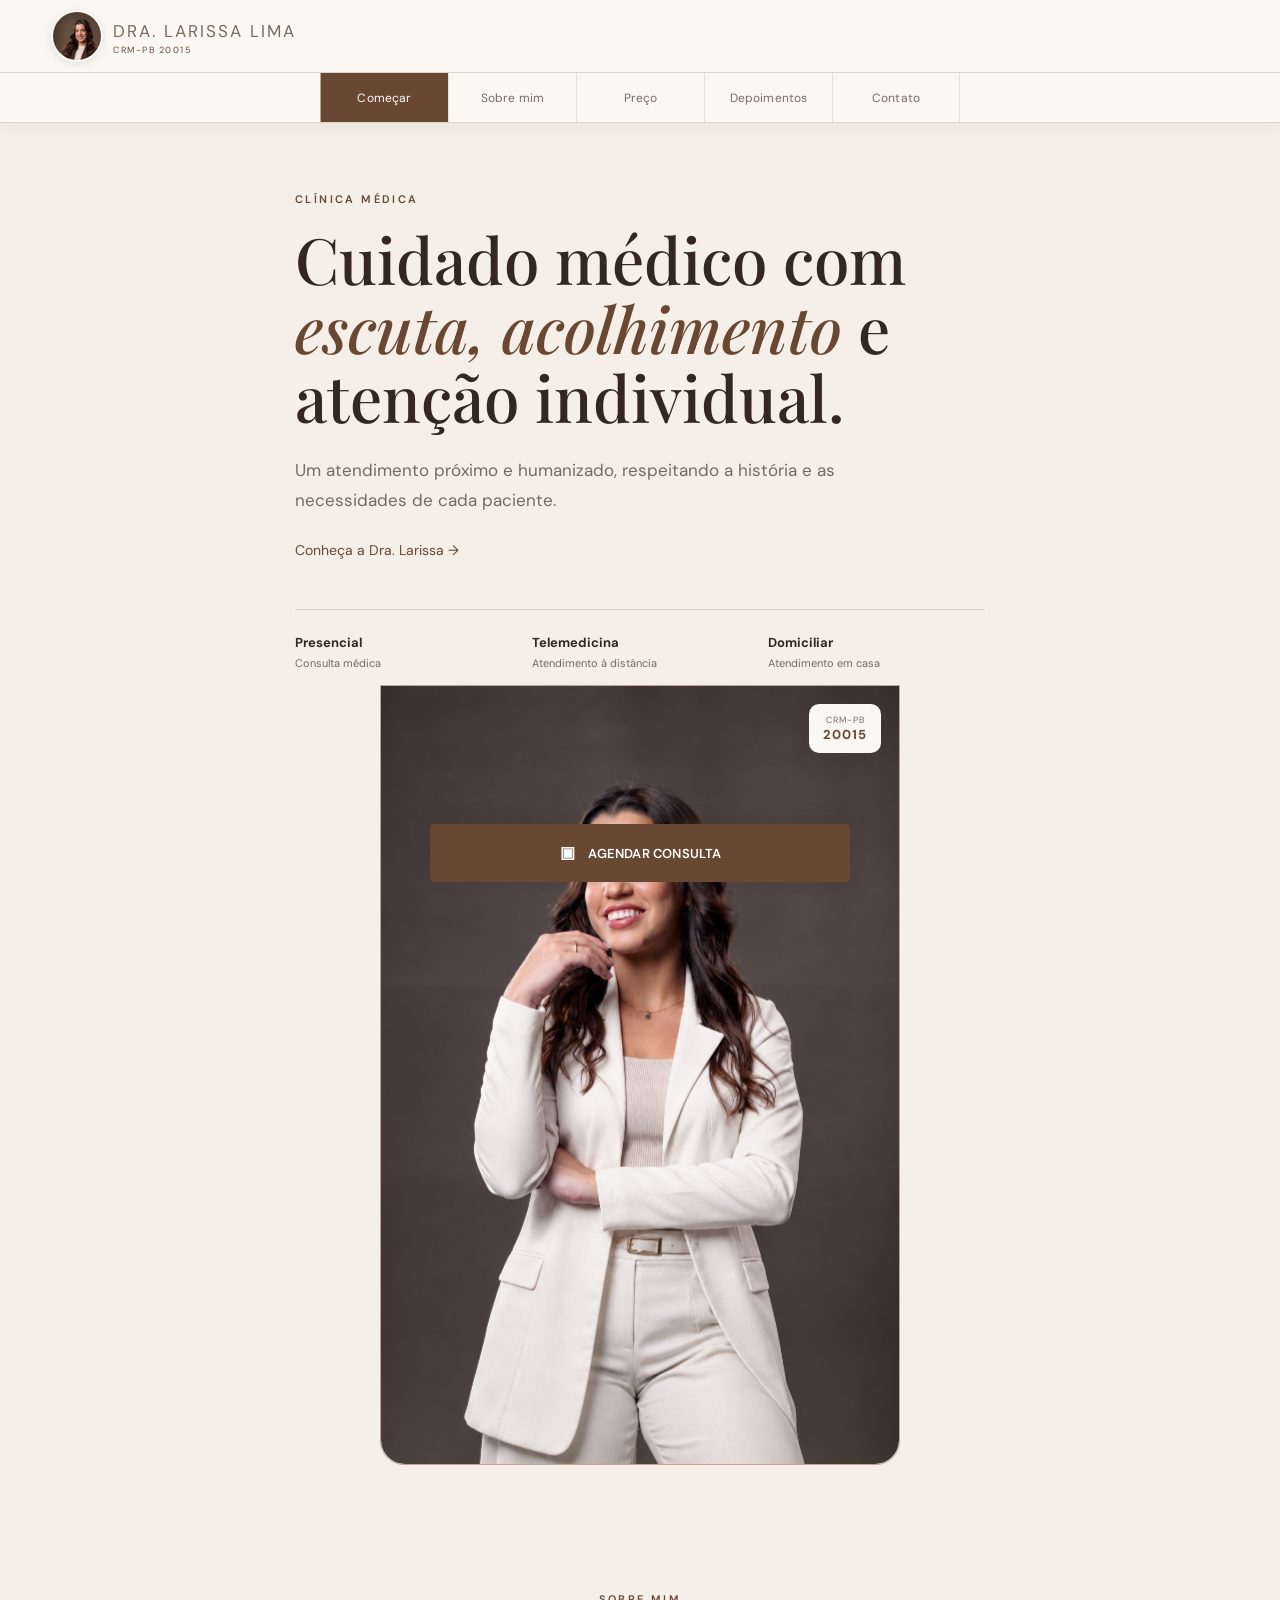
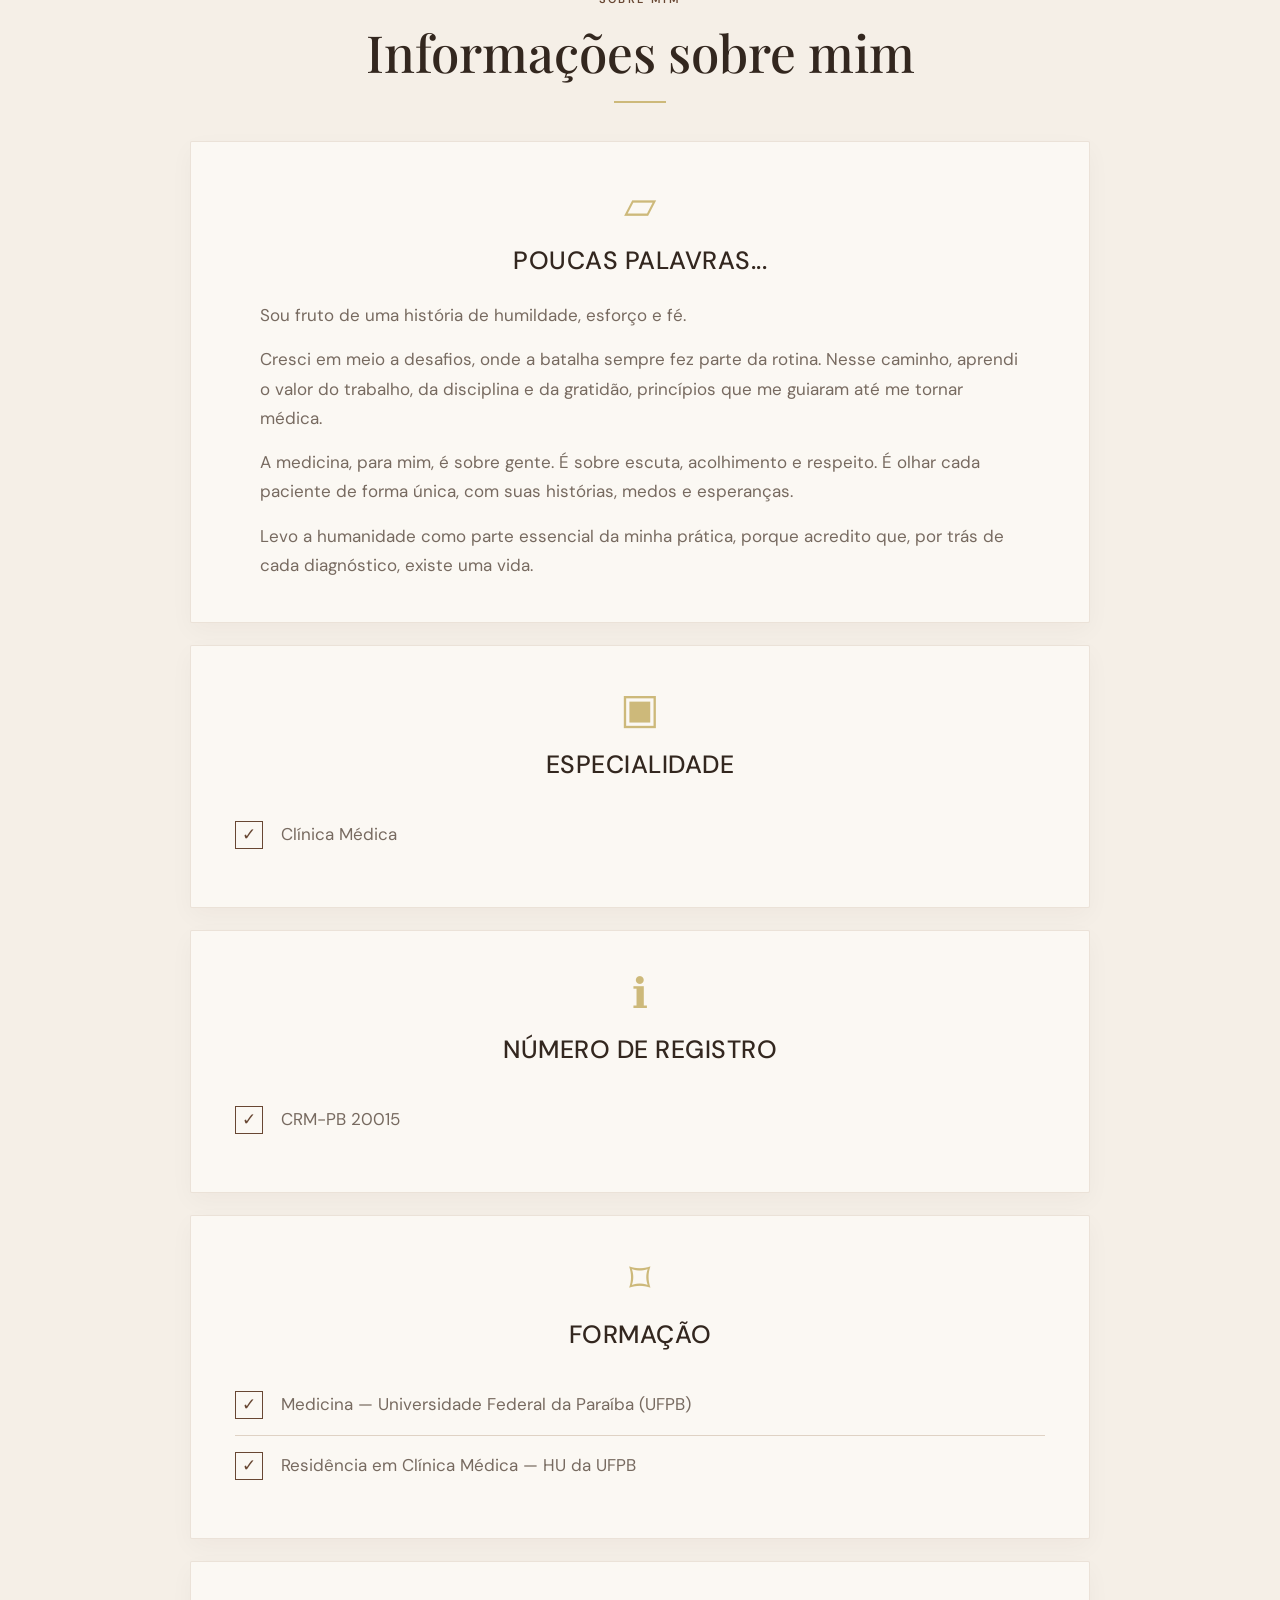
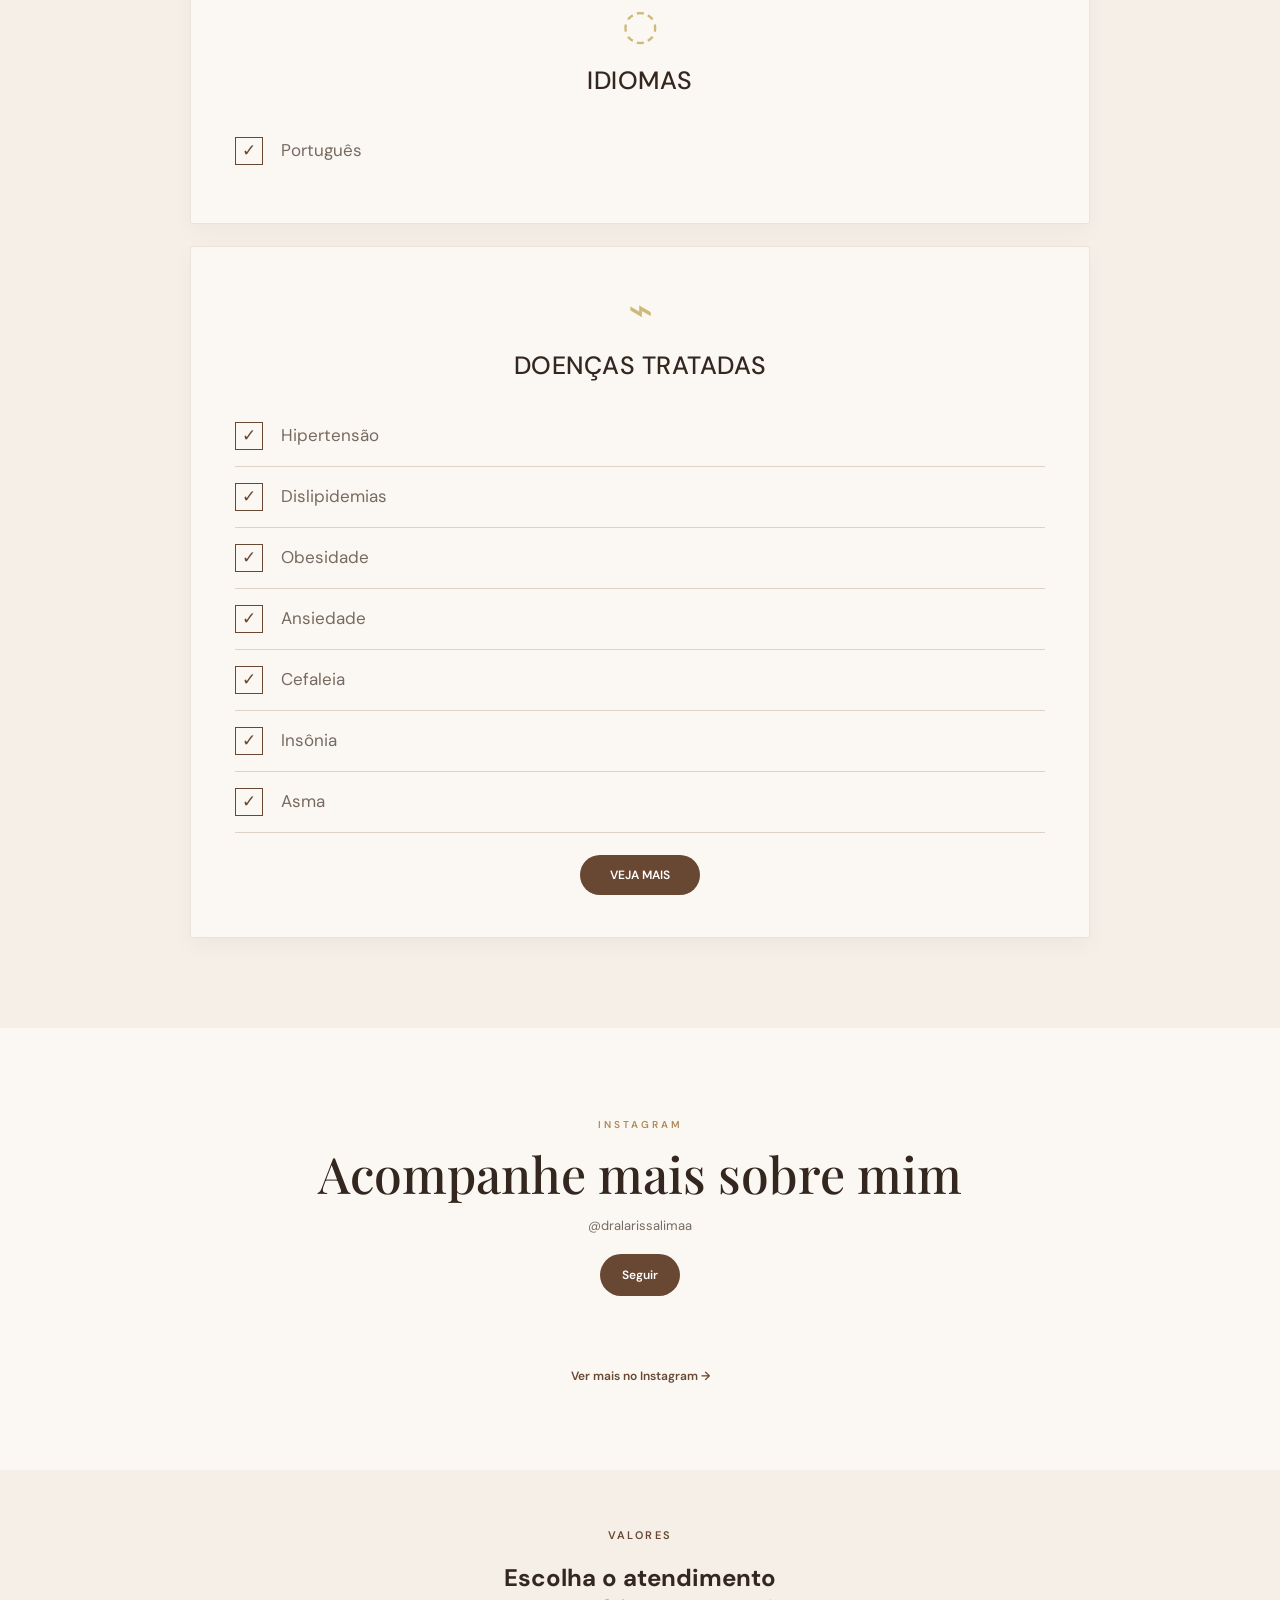
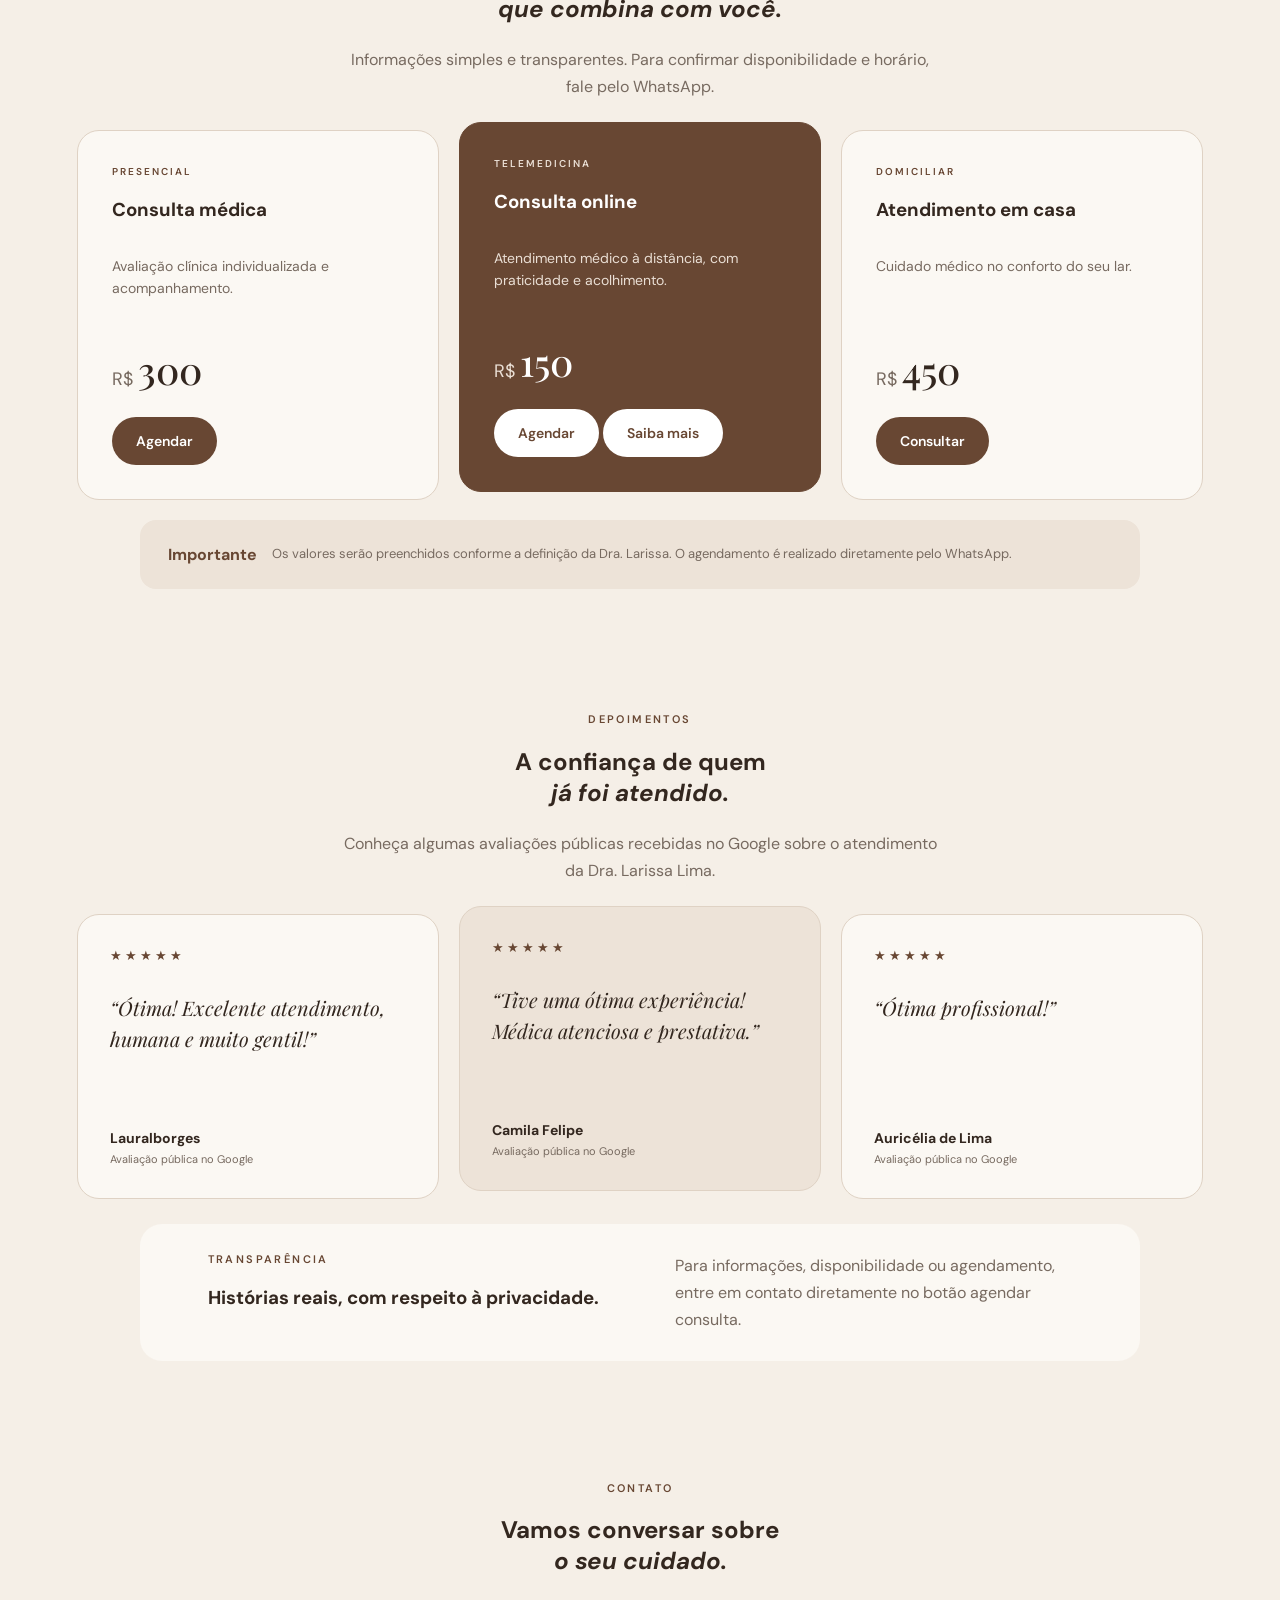
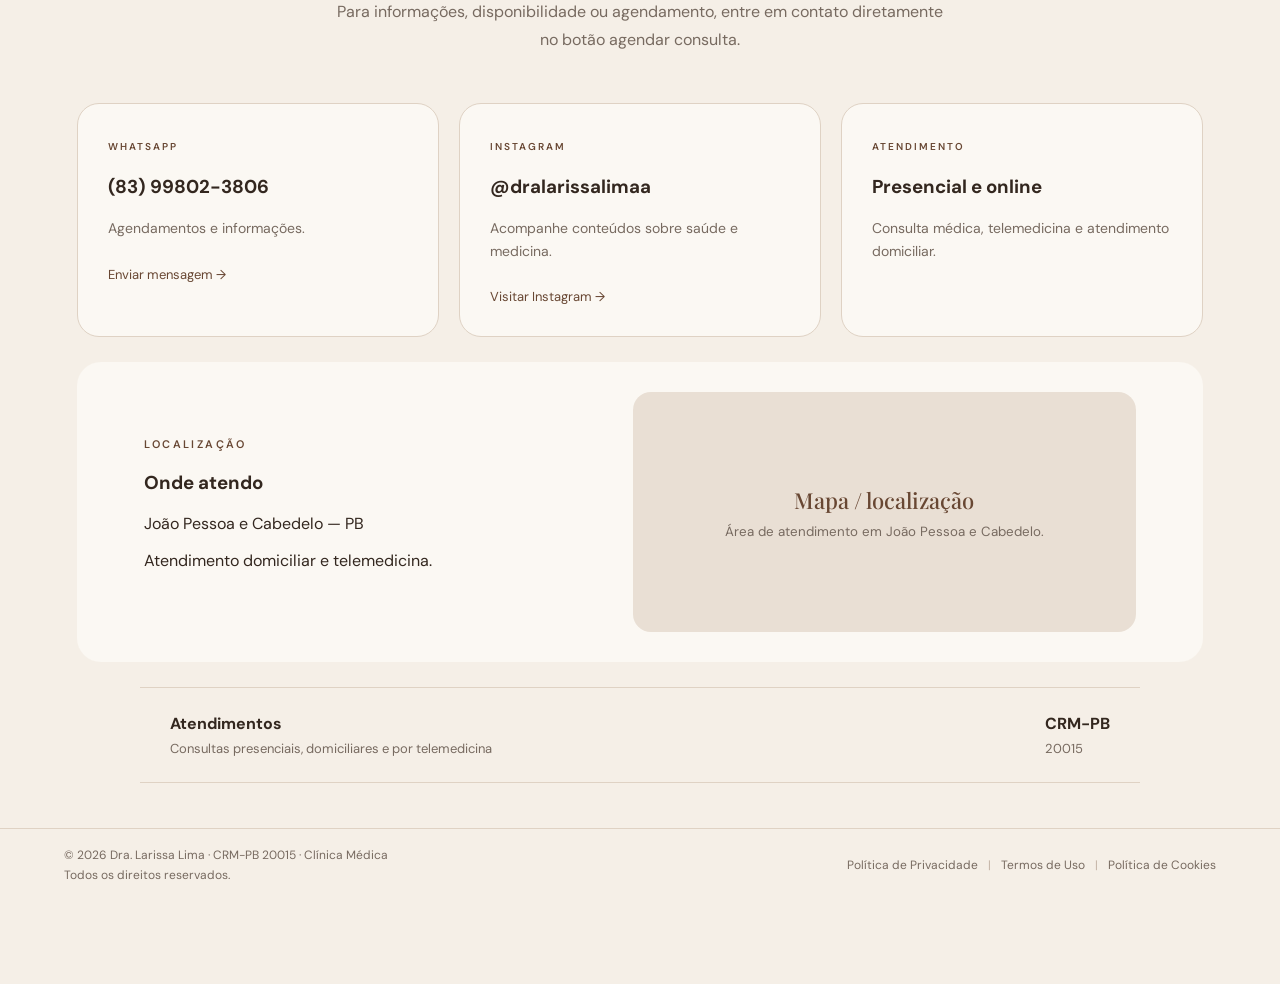
<file: index.html>
<!doctype html>
<html lang="pt-BR" data-lead-origin="site_principal">
<head>
<!-- Google tag (gtag.js) -->
<script async src="https://www.googletagmanager.com/gtag/js?id=G-GS2WJ54Y5F"></script>
<script>
  window.dataLayer = window.dataLayer || [];
  function gtag(){dataLayer.push(arguments);}
  gtag('js', new Date());

  gtag('config', 'G-GS2WJ54Y5F');
</script>
<meta charset="utf-8">
<meta name="viewport" content="width=device-width,initial-scale=1">
<title>Dra. Larissa Lima | Clínica Médica em João Pessoa - PB</title>
<meta name="description" content="Dra. Larissa Lima, médica de Clínica Médica em João Pessoa - PB. Atendimento presencial, telemedicina e atendimento domiciliar. Agende sua consulta.">
<link rel="canonical" href="https://www.dralarissalimaa.com.br/">
<meta property="og:title" content="Dra. Larissa Lima | Clínica Médica em João Pessoa - PB">
<meta property="og:description" content="Dra. Larissa Lima, médica de Clínica Médica em João Pessoa - PB. Atendimento presencial, telemedicina e atendimento domiciliar.">
<meta property="og:type" content="website">
<meta property="og:url" content="https://www.dralarissalimaa.com.br/">
<meta property="og:image" content="https://www.dralarissalimaa.com.br/images/dra-larissa-hero.jpg">
<link rel="stylesheet" href="styles.css">
<link rel="icon" href="favicon.svg" type="image/svg+xml">
<script type="application/ld+json">
{
  "@context": "https://schema.org",
  "@type": "Physician",
  "name": "Dra. Larissa Lima",
  "url": "https://www.dralarissalimaa.com.br/",
  "image": "https://www.dralarissalimaa.com.br/images/dra-larissa-hero.jpg",
  "telephone": "+55 83 99802-3806",
  "priceRange": "R$ 150 - R$ 450",
  "medicalSpecialty": "PrimaryCare",
  "identifier": {
    "@type": "PropertyValue",
    "propertyID": "CRM-PB",
    "value": "20015"
  },
  "sameAs": [
    "https://www.instagram.com/dralarissalimaa/"
  ]
}
</script>
</head>
<body>
<a class="skip-link" href="#home">Ir para o conteúdo</a>

<header class="header">
  <div class="header-top">
    <a class="brand" href="#home">
      <img class="brand-photo" src="images/dra-larissa-hero.jpg" alt="Dra. Larissa Lima">
      <span class="brand-text">Dra. Larissa Lima<span class="brand-meta">CRM-PB 20015</span></span>
    </a>
  </div>

  <nav class="nav nav-horizontal" aria-label="Navegação principal">
    <a class="active" href="#home">Começar</a>
    <a href="#sobre">Sobre mim</a>
    <a href="#preco">Preço</a>
    <a href="#depoimentos">Depoimentos</a>
    <a href="#contato">Contato</a>
  </nav>
</header>

<main id="main">

<section id="home" class="one-page-section hero">
  <div class="hero-copy">
    <p class="eyebrow">CLÍNICA MÉDICA</p>
    <h1>Cuidado médico com <em>escuta, acolhimento</em> e atenção individual.</h1>
    <p class="lead">Um atendimento próximo e humanizado, respeitando a história e as necessidades de cada paciente.</p>

    <div class="actions">
      
      <a class="link" href="#sobre">Conheça a Dra. Larissa →</a>
    </div>

    <div class="quick">
      <div><strong>Presencial</strong><span>Consulta médica</span></div>
      <div><strong>Telemedicina</strong><span>Atendimento à distância</span></div>
      <div><strong>Domiciliar</strong><span>Atendimento em casa</span></div>
    </div>
  </div>

  <div class="hero-photo hero-slider" aria-label="Fotos da Dra. Larissa Lima">
    <div class="hero-slider-stage">
      <img class="hero-slide is-active" src="images/dra-larissa-slider-1.jpg" alt="Dra. Larissa Lima">
      <img class="hero-slide" src="images/dra-larissa-slider-2.jpg" alt="" aria-hidden="true">
      <img class="hero-slide" src="images/dra-larissa-slider-3.jpg" alt="" aria-hidden="true">
      <img class="hero-slide" src="images/dra-larissa-slider-4.jpg" alt="" aria-hidden="true">
    </div>
    <div class="crm">CRM-PB<br><strong>20015</strong></div>
  </div>
</section>

<section id="sobre" class="one-page-section about-section">
  <div class="about-section-head">
    <p class="eyebrow">SOBRE MIM</p>
    <h2>Informações sobre mim</h2>
    <span class="about-divider" aria-hidden="true"></span>
  </div>

  <div class="about-cards">
    <article class="about-card">
      <div class="about-card-icon" aria-hidden="true">▱</div>
      <h3>Poucas palavras...</h3>
      <div class="about-text">
        <p>Sou fruto de uma história de humildade, esforço e fé.</p>
        <p>Cresci em meio a desafios, onde a batalha sempre fez parte da rotina. Nesse caminho, aprendi o valor do trabalho, da disciplina e da gratidão, princípios que me guiaram até me tornar médica.</p>
        <p>A medicina, para mim, é sobre gente. É sobre escuta, acolhimento e respeito. É olhar cada paciente de forma única, com suas histórias, medos e esperanças.</p>
        <p>Levo a humanidade como parte essencial da minha prática, porque acredito que, por trás de cada diagnóstico, existe uma vida.</p>
      </div>
    </article>
    <article class="about-card">
      <div class="about-card-icon" aria-hidden="true">▣</div>
      <h3>Especialidade</h3>
      <ul class="simple-check-list"><li><span class="disease-check">✓</span>Clínica Médica</li></ul>
    </article>
    <article class="about-card">
      <div class="about-card-icon" aria-hidden="true">ℹ</div>
      <h3>Número de registro</h3>
      <ul class="simple-check-list"><li><span class="disease-check">✓</span>CRM-PB 20015</li></ul>
    </article>
    <article class="about-card">
      <div class="about-card-icon" aria-hidden="true">⌑</div>
      <h3>Formação</h3>
      <ul class="simple-check-list">
        <li><span class="disease-check">✓</span>Medicina — Universidade Federal da Paraíba (UFPB)</li>
        <li><span class="disease-check">✓</span>Residência em Clínica Médica — HU da UFPB</li>
      </ul>
    </article>
    <article class="about-card">
      <div class="about-card-icon" aria-hidden="true">◌</div>
      <h3>Idiomas</h3>
      <ul class="simple-check-list"><li><span class="disease-check">✓</span>Português</li></ul>
    </article>
    <article class="about-card">
      <div class="about-card-icon" aria-hidden="true">⌁</div>
      <h3>Doenças tratadas</h3>
      <ul id="doencas-lista" class="disease-list"><li class="disease-item"><span class="disease-check" aria-hidden="true">✓</span><span>Hipertensão</span></li>
<li class="disease-item"><span class="disease-check" aria-hidden="true">✓</span><span>Dislipidemias</span></li>
<li class="disease-item"><span class="disease-check" aria-hidden="true">✓</span><span>Obesidade</span></li>
<li class="disease-item"><span class="disease-check" aria-hidden="true">✓</span><span>Ansiedade</span></li>
<li class="disease-item"><span class="disease-check" aria-hidden="true">✓</span><span>Cefaleia</span></li>
<li class="disease-item"><span class="disease-check" aria-hidden="true">✓</span><span>Insônia</span></li>
<li class="disease-item"><span class="disease-check" aria-hidden="true">✓</span><span>Asma</span></li>
<li class="disease-item disease-extra" hidden><span class="disease-check" aria-hidden="true">✓</span><span>Infecção do trato urinário</span></li>
<li class="disease-item disease-extra" hidden><span class="disease-check" aria-hidden="true">✓</span><span>Distúrbios do sono</span></li>
<li class="disease-item disease-extra" hidden><span class="disease-check" aria-hidden="true">✓</span><span>Dor</span></li>
<li class="disease-item disease-extra" hidden><span class="disease-check" aria-hidden="true">✓</span><span>Gastrite</span></li>
<li class="disease-item disease-extra" hidden><span class="disease-check" aria-hidden="true">✓</span><span>Doenças Sexualmente Transmissíveis</span></li>
<li class="disease-item disease-extra" hidden><span class="disease-check" aria-hidden="true">✓</span><span>Esteatose hepática</span></li>
<li class="disease-item disease-extra" hidden><span class="disease-check" aria-hidden="true">✓</span><span>Celulite</span></li>
<li class="disease-item disease-extra" hidden><span class="disease-check" aria-hidden="true">✓</span><span>Transtorno depressivo</span></li>
<li class="disease-item disease-extra" hidden><span class="disease-check" aria-hidden="true">✓</span><span>Refluxo gastroesofágico</span></li>
<li class="disease-item disease-extra" hidden><span class="disease-check" aria-hidden="true">✓</span><span>Rinite</span></li>
<li class="disease-item disease-extra" hidden><span class="disease-check" aria-hidden="true">✓</span><span>Falta de ar</span></li>
<li class="disease-item disease-extra" hidden><span class="disease-check" aria-hidden="true">✓</span><span>Inchaços</span></li>
<li class="disease-item disease-extra" hidden><span class="disease-check" aria-hidden="true">✓</span><span>Tosse</span></li>
<li class="disease-item disease-extra" hidden><span class="disease-check" aria-hidden="true">✓</span><span>Hipertensão arterial sistêmica</span></li>
<li class="disease-item disease-extra" hidden><span class="disease-check" aria-hidden="true">✓</span><span>Doenças auto-imunes</span></li>
<li class="disease-item disease-extra" hidden><span class="disease-check" aria-hidden="true">✓</span><span>Quedas em idosos</span></li>
<li class="disease-item disease-extra" hidden><span class="disease-check" aria-hidden="true">✓</span><span>Mialgias</span></li>
<li class="disease-item disease-extra" hidden><span class="disease-check" aria-hidden="true">✓</span><span>Artralgia</span></li>
<li class="disease-item disease-extra" hidden><span class="disease-check" aria-hidden="true">✓</span><span>Artrose</span></li>
<li class="disease-item disease-extra" hidden><span class="disease-check" aria-hidden="true">✓</span><span>Doença infecciosa</span></li>
<li class="disease-item disease-extra" hidden><span class="disease-check" aria-hidden="true">✓</span><span>Estresse</span></li>
<li class="disease-item disease-extra" hidden><span class="disease-check" aria-hidden="true">✓</span><span>Alergias</span></li>
<li class="disease-item disease-extra" hidden><span class="disease-check" aria-hidden="true">✓</span><span>Hipercolesterolemia (Níveis elevados de colesterol)</span></li>
<li class="disease-item disease-extra" hidden><span class="disease-check" aria-hidden="true">✓</span><span>Síndrome do pânico</span></li>
<li class="disease-item disease-extra" hidden><span class="disease-check" aria-hidden="true">✓</span><span>Sobrepeso</span></li>
<li class="disease-item disease-extra" hidden><span class="disease-check" aria-hidden="true">✓</span><span>Fadiga</span></li>
<li class="disease-item disease-extra" hidden><span class="disease-check" aria-hidden="true">✓</span><span>Perda de força e massa muscular</span></li>
<li class="disease-item disease-extra" hidden><span class="disease-check" aria-hidden="true">✓</span><span>Gonorréia</span></li>
<li class="disease-item disease-extra" hidden><span class="disease-check" aria-hidden="true">✓</span><span>Sífilis</span></li>
<li class="disease-item disease-extra" hidden><span class="disease-check" aria-hidden="true">✓</span><span>Hipertireoidismo</span></li>
<li class="disease-item disease-extra" hidden><span class="disease-check" aria-hidden="true">✓</span><span>Artrite Reumatóide</span></li>
<li class="disease-item disease-extra" hidden><span class="disease-check" aria-hidden="true">✓</span><span>Cansaço</span></li>
<li class="disease-item disease-extra" hidden><span class="disease-check" aria-hidden="true">✓</span><span>Doença de hashimoto</span></li>
<li class="disease-item disease-extra" hidden><span class="disease-check" aria-hidden="true">✓</span><span>Hiperlipidemias</span></li>
<li class="disease-item disease-extra" hidden><span class="disease-check" aria-hidden="true">✓</span><span>Pressão alta</span></li>
<li class="disease-item disease-extra" hidden><span class="disease-check" aria-hidden="true">✓</span><span>Impetigo</span></li>
<li class="disease-item disease-extra" hidden><span class="disease-check" aria-hidden="true">✓</span><span>Infecções Bacterianas E Micoses</span></li>
<li class="disease-item disease-extra" hidden><span class="disease-check" aria-hidden="true">✓</span><span>Micose</span></li></ul>
      <button class="disease-toggle" type="button" aria-expanded="false" aria-controls="doencas-lista">Veja mais</button>
    </article>
  </div>
</section>
  <section id="instagram" class="one-page-section instagram-section">
  <div class="instagram-head">
    <p class="eyebrow">INSTAGRAM</p>
    <h2>Acompanhe mais sobre mim</h2>
    <p class="instagram-handle">@dralarissalimaa</p>

    <a
      class="instagram-follow"
      href="https://www.instagram.com/dralarissalimaa/"
      target="_blank"
      rel="noopener"
    >
      Seguir
    </a>
  </div>

<pane-widget feed-id="b4a383e4-4ae6-4f0c-a166-3d6beb231892"></pane-widget>
<script>
(()=>{const d=document,s=d.createElement("script");s.type="module";s.src="https://wgt.pane.so/widget.js";d.head.append(s)})()
</script>

  
  <a
    class="instagram-more"
    href="https://www.instagram.com/dralarissalimaa/"
    target="_blank"
    rel="noopener"
  >
    Ver mais no Instagram →
  </a>
</section>

<section id="preco" class="one-page-section price-section">
  <div class="price-head">
    <p class="eyebrow">VALORES</p>
    <h2>Escolha o atendimento<br><em>que combina com você.</em></h2>
    <p>Informações simples e transparentes. Para confirmar disponibilidade e horário, fale pelo WhatsApp.</p>
  </div>

  <div class="prices">
    <article class="price-card">
      <span class="price-label">PRESENCIAL</span>
      <h3>Consulta médica</h3>
      <p>Avaliação clínica individualizada e acompanhamento.</p>
      <div class="price">R$ <strong>300</strong></div>
      <a class="btn" href="https://wa.me/5583998023806?text=Ol%C3%A1%2C%20Dra.%20Larissa!%20Gostaria%20de%20agendar%20uma%20consulta%20presencial.">Agendar</a>
    </article>

    <article class="price-card featured">
      <span class="price-label">TELEMEDICINA</span>
      <h3>Consulta online</h3>
      <p>Atendimento médico à distância, com praticidade e acolhimento.</p>
      <div class="price">R$ <strong>150</strong></div>
<div class="telemedicina-botoes">
  <a class="btn" href="https://wa.me/5583998023806?text=Ol%C3%A1%2C%20Dra.%20Larissa!%20Gostaria%20de%20agendar%20uma%20teleconsulta.">Agendar</a>
  <a class="btn" href="telemedicina.html">Saiba mais</a>
</div>
    </article>

    <article class="price-card">
      <span class="price-label">DOMICILIAR</span>
      <h3>Atendimento em casa</h3>
      <p>Cuidado médico no conforto do seu lar.</p>
      <div class="price">R$ <strong>450</strong></div>
      <a class="btn" href="https://wa.me/5583998023806?text=Ol%C3%A1%2C%20Dra.%20Larissa!%20Gostaria%20de%20informa%C3%A7%C3%B5es%20sobre%20atendimento%20domiciliar.">Consultar</a>
    </article>
  </div>

  <div class="price-note">
    <strong>Importante</strong>
    <p>Os valores serão preenchidos conforme a definição da Dra. Larissa. O agendamento é realizado diretamente pelo WhatsApp.</p>
  </div>
</section>

<section id="depoimentos" class="one-page-section testimonials-section">
  <div class="testimonials-head">
    <p class="eyebrow">DEPOIMENTOS</p>
    <h2>A confiança de quem<br><em>já foi atendido.</em></h2>
    <p>Conheça algumas avaliações públicas recebidas no Google sobre o atendimento da Dra. Larissa Lima.</p>
  </div>

  <div class="testimonial-grid" aria-label="Avaliações públicas">
    <article class="testimonial-card">
      <div class="stars" aria-label="5 estrelas">★★★★★</div>
      <p>“Ótima! Excelente atendimento, humana e muito gentil!”</p>
      <strong>Lauralborges</strong>
      <span>Avaliação pública no Google</span>
    </article>

    <article class="testimonial-card featured-testimonial">
      <div class="stars" aria-label="5 estrelas">★★★★★</div>
      <p>“Tive uma ótima experiência! Médica atenciosa e prestativa.”</p>
      <strong>Camila Felipe</strong>
      <span>Avaliação pública no Google</span>
    </article>

    <article class="testimonial-card">
      <div class="stars" aria-label="5 estrelas">★★★★★</div>
      <p>“Ótima profissional!”</p>
      <strong>Auricélia de Lima</strong>
      <span>Avaliação pública no Google</span>
    </article>
  </div>


  <div class="testimonial-note">
    <div>
      <p class="eyebrow">TRANSPARÊNCIA</p>
      <h3>Histórias reais, com respeito à privacidade.</h3>
    </div>
    <p>Para informações, disponibilidade ou agendamento, entre em contato diretamente no botão agendar consulta.</p>
  </div>
</section>

<section id="contato" class="one-page-section contact-section">
  <div class="contact-head">
    <p class="eyebrow">CONTATO</p>
    <h2>Vamos conversar sobre<br><em>o seu cuidado.</em></h2>
    <p>Para informações, disponibilidade ou agendamento, entre em contato diretamente no botão agendar consulta.</p>
  </div>

  <div class="contact-grid">
    <article class="contact-card">
      <span>WHATSAPP</span>
      <h3>(83) 99802-3806</h3>
      <p>Agendamentos e informações.</p>
      <a href="https://wa.me/5583998023806">Enviar mensagem →</a>
    </article>

    <article class="contact-card">
      <span>INSTAGRAM</span>
      <h3>@dralarissalimaa</h3>
      <p>Acompanhe conteúdos sobre saúde e medicina.</p>
      <a href="https://www.instagram.com/dralarissalimaa/" target="_blank" rel="noopener">Visitar Instagram →</a>
    </article>

    <article class="contact-card">
      <span>ATENDIMENTO</span>
      <h3>Presencial e online</h3>
      <p>Consulta médica, telemedicina e atendimento domiciliar.</p>
    </article>
  </div>

  <div class="location">
    <div>
      <p class="eyebrow">LOCALIZAÇÃO</p>
      <h3>Onde atendo</h3>
      <p>João Pessoa e Cabedelo — PB</p>
      <p>Atendimento domiciliar e telemedicina.</p>
    </div>

    <div class="map-placeholder">
      <span>Mapa / localização</span>
      <small>Área de atendimento em João Pessoa e Cabedelo.</small>
    </div>
  </div>

  <div class="contact-hours">
    <div>
      <strong>Atendimentos</strong>
      <span>Consultas presenciais, domiciliares e por telemedicina</span>
    </div>

    <div>
      <strong>CRM-PB</strong>
      <span>20015</span>
    </div>
  </div>
</section>

</main>

<footer class="site-footer">

  <div class="footer-copy">
    <span>© 2026 Dra. Larissa Lima · CRM-PB 20015 · Clínica Médica</span>
    <span>Todos os direitos reservados.</span>
  </div>

  <nav class="footer-legal" aria-label="Informações legais">
    <a href="politica-de-privacidade.html">Política de Privacidade</a>
    <span aria-hidden="true">|</span>
    <a href="termos-de-uso.html">Termos de Uso</a>
    <span aria-hidden="true">|</span>
    <a href="politica-de-cookies.html">Política de Cookies</a>
  </nav>

</footer>



<script src="script.js"></script>
<a class="sticky-appointment" href="https://wa.me/5583998023806?text=Ol%C3%A1%2C%20Dra.%20Larissa!%20Gostaria%20de%20agendar%20uma%20consulta." aria-label="Agendar consulta pelo WhatsApp">
  <span class="calendar-icon" aria-hidden="true">▣</span>
  <span>AGENDAR CONSULTA</span>
</a>
  <script src="lead-capture.js"></script>
</body>
</html>
</file>
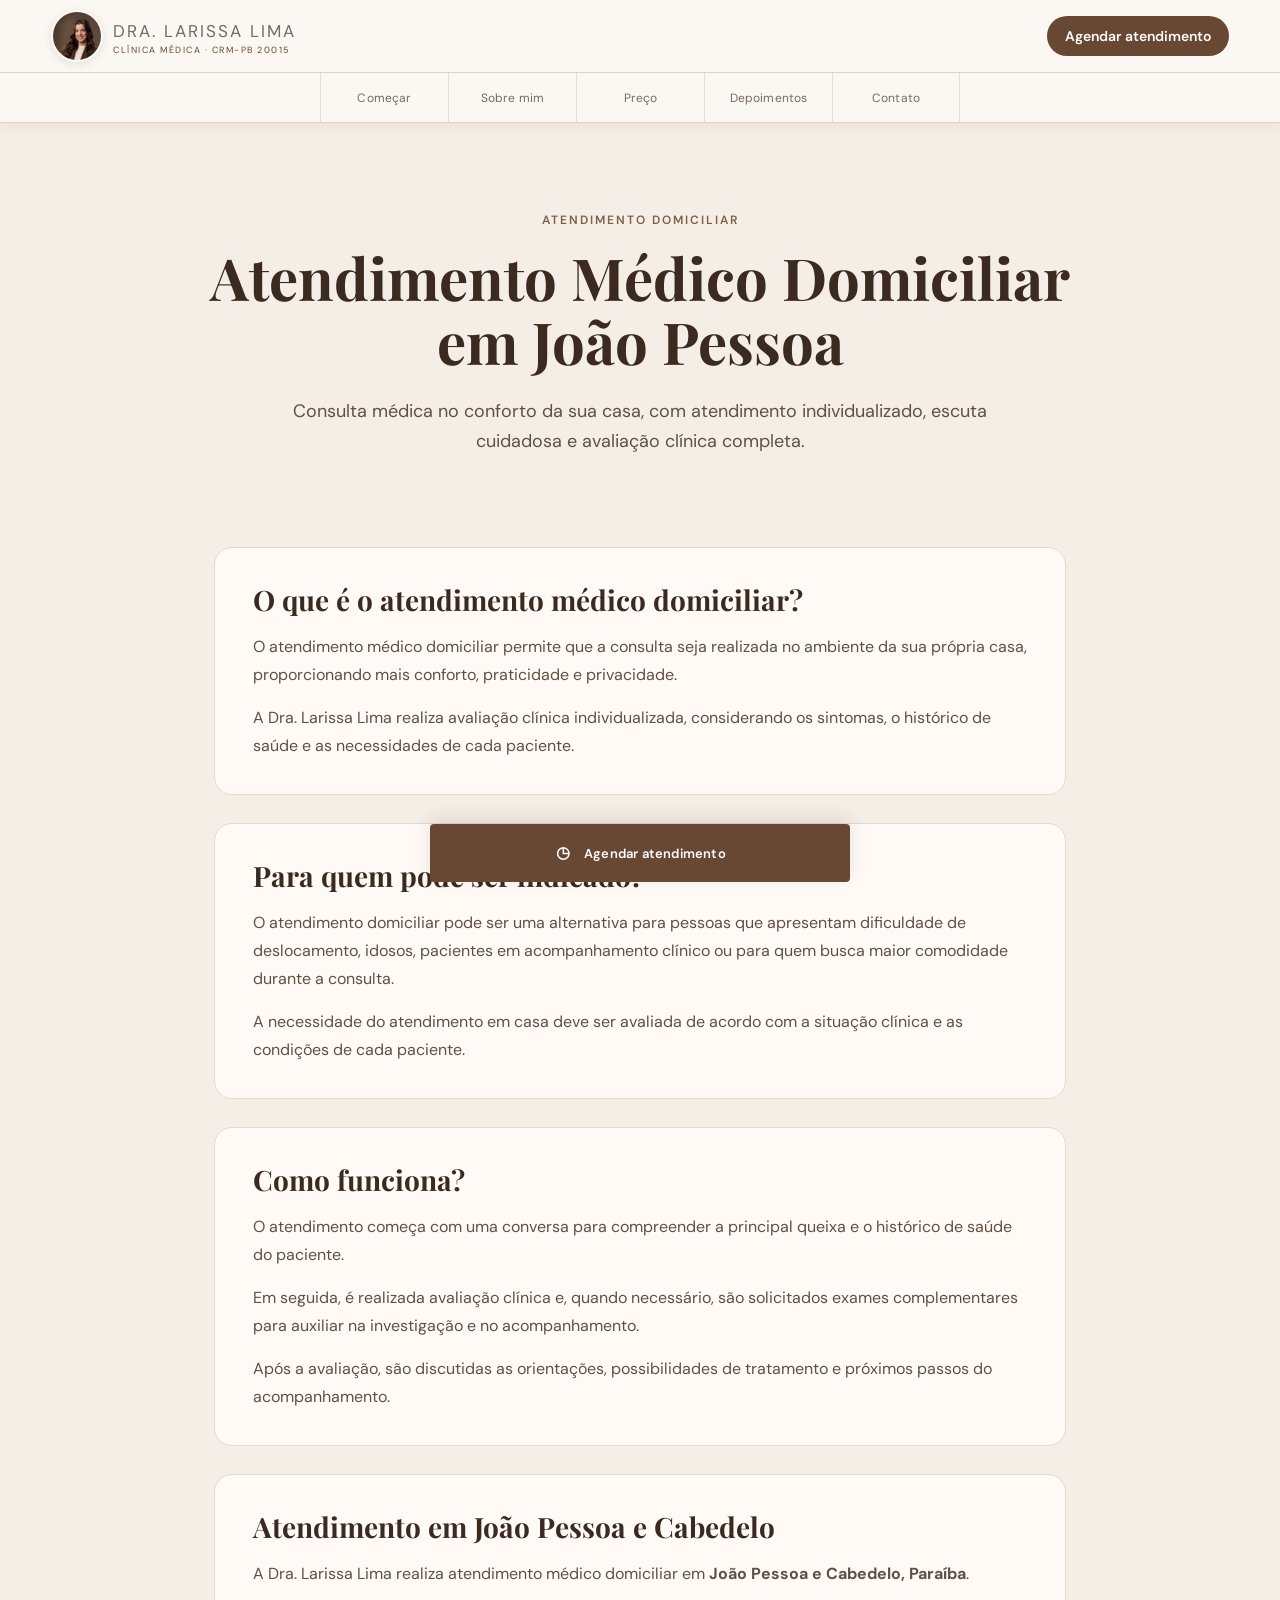
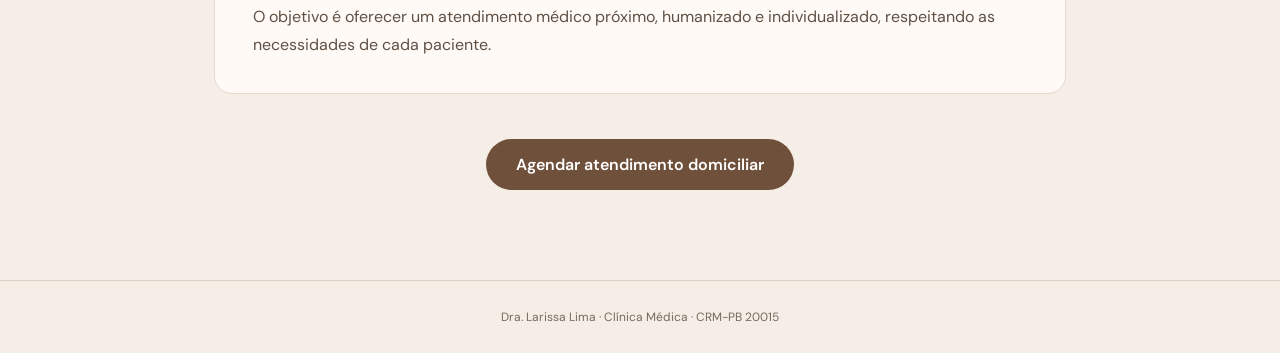
<file: atendimento-domiciliar.html>
<!DOCTYPE html>
<html lang="pt-BR">
<head>
  <meta charset="UTF-8">
  <meta name="viewport" content="width=device-width, initial-scale=1.0">

  <title>Atendimento Médico Domiciliar em João Pessoa | Dra. Larissa Lima</title>

  <meta name="description" content="Atendimento médico domiciliar em João Pessoa e Cabedelo com a Dra. Larissa Lima. Consulta médica no conforto de casa, com avaliação clínica, investigação, tratamento e acompanhamento.">

  <link rel="canonical" href="https://www.dralarissalimaa.com.br/atendimento-domiciliar.html">

  <meta property="og:title" content="Atendimento Médico Domiciliar em João Pessoa | Dra. Larissa Lima">
  <meta property="og:description" content="Atendimento médico domiciliar em João Pessoa e Cabedelo com a Dra. Larissa Lima.">
  <meta property="og:type" content="website">
  <meta property="og:url" content="https://www.dralarissalimaa.com.br/atendimento-domiciliar.html">
  <meta property="og:image" content="https://www.dralarissalimaa.com.br/images/dra-larissa-hero.jpg">

  <link rel="stylesheet" href="styles.css">
</head>

<body class="consulta-page">

<header class="header">

  <div class="header-top">

    <a href="index.html" class="brand">

      <img
        src="images/dra-larissa-hero.jpg"
        alt="Dra. Larissa Lima"
        class="brand-photo"
      >

      <span class="brand-text">
        Dra. Larissa Lima
        <span class="brand-meta">Clínica Médica · CRM-PB 20015</span>
      </span>

    </a>

    <a
      href="https://wa.me/5583998023806?text=Ol%C3%A1%2C%20Dra.%20Larissa!%20Gostaria%20de%20agendar%20um%20atendimento%20domiciliar."
      class="btn btn-small header-agendar"
      target="_blank"
      rel="noopener"
    >
      Agendar atendimento
    </a>

  </div>

  <nav class="nav nav-horizontal">

    <a href="index.html">Começar</a>
    <a href="sobre.html">Sobre mim</a>
    <a href="preco.html">Preço</a>
    <a href="depoimentos.html">Depoimentos</a>
    <a href="contato.html">Contato</a>

  </nav>

</header>


<main>

  <section class="consulta-hero">

    <div class="consulta-hero-inner">

      <span class="eyebrow">
        ATENDIMENTO DOMICILIAR
      </span>

      <h1>
        Atendimento Médico Domiciliar em João Pessoa
      </h1>

      <p class="consulta-intro">
        Consulta médica no conforto da sua casa, com atendimento
        individualizado, escuta cuidadosa e avaliação clínica completa.
      </p>

    </div>

  </section>


  <section class="consulta-content">


    <article class="consulta-card">

      <h2>
        O que é o atendimento médico domiciliar?
      </h2>

      <p>
        O atendimento médico domiciliar permite que a consulta seja realizada
        no ambiente da sua própria casa, proporcionando mais conforto,
        praticidade e privacidade.
      </p>

      <p>
        A Dra. Larissa Lima realiza avaliação clínica individualizada,
        considerando os sintomas, o histórico de saúde e as necessidades
        de cada paciente.
      </p>

    </article>


    <article class="consulta-card">

      <h2>
        Para quem pode ser indicado?
      </h2>

      <p>
        O atendimento domiciliar pode ser uma alternativa para pessoas que
        apresentam dificuldade de deslocamento, idosos, pacientes em
        acompanhamento clínico ou para quem busca maior comodidade durante
        a consulta.
      </p>

      <p>
        A necessidade do atendimento em casa deve ser avaliada de acordo
        com a situação clínica e as condições de cada paciente.
      </p>

    </article>


    <article class="consulta-card">

      <h2>
        Como funciona?
      </h2>

      <p>
        O atendimento começa com uma conversa para compreender a principal
        queixa e o histórico de saúde do paciente.
      </p>

      <p>
        Em seguida, é realizada avaliação clínica e, quando necessário,
        são solicitados exames complementares para auxiliar na investigação
        e no acompanhamento.
      </p>

      <p>
        Após a avaliação, são discutidas as orientações, possibilidades de
        tratamento e próximos passos do acompanhamento.
      </p>

    </article>


    <article class="consulta-card">

      <h2>
        Atendimento em João Pessoa e Cabedelo
      </h2>

      <p>
        A Dra. Larissa Lima realiza atendimento médico domiciliar em
        <strong>João Pessoa e Cabedelo, Paraíba</strong>.
      </p>

      <p>
        O objetivo é oferecer um atendimento médico próximo, humanizado
        e individualizado, respeitando as necessidades de cada paciente.
      </p>

    </article>


    <div class="consulta-cta">

      <a
        href="https://wa.me/5583998023806?text=Ol%C3%A1%2C%20Dra.%20Larissa!%20Gostaria%20de%20agendar%20um%20atendimento%20domiciliar."
        target="_blank"
        rel="noopener"
      >
        Agendar atendimento domiciliar
      </a>

    </div>

  </section>

</main>


<footer>

  Dra. Larissa Lima · Clínica Médica · CRM-PB 20015

</footer>


<a
  href="https://wa.me/5583998023806?text=Ol%C3%A1%2C%20Dra.%20Larissa!%20Gostaria%20de%20agendar%20um%20atendimento%20domiciliar."
  class="sticky-appointment"
  target="_blank"
  rel="noopener"
>
  <span class="calendar-icon">◷</span>
  Agendar atendimento
</a>


</body>
</html>
</file>
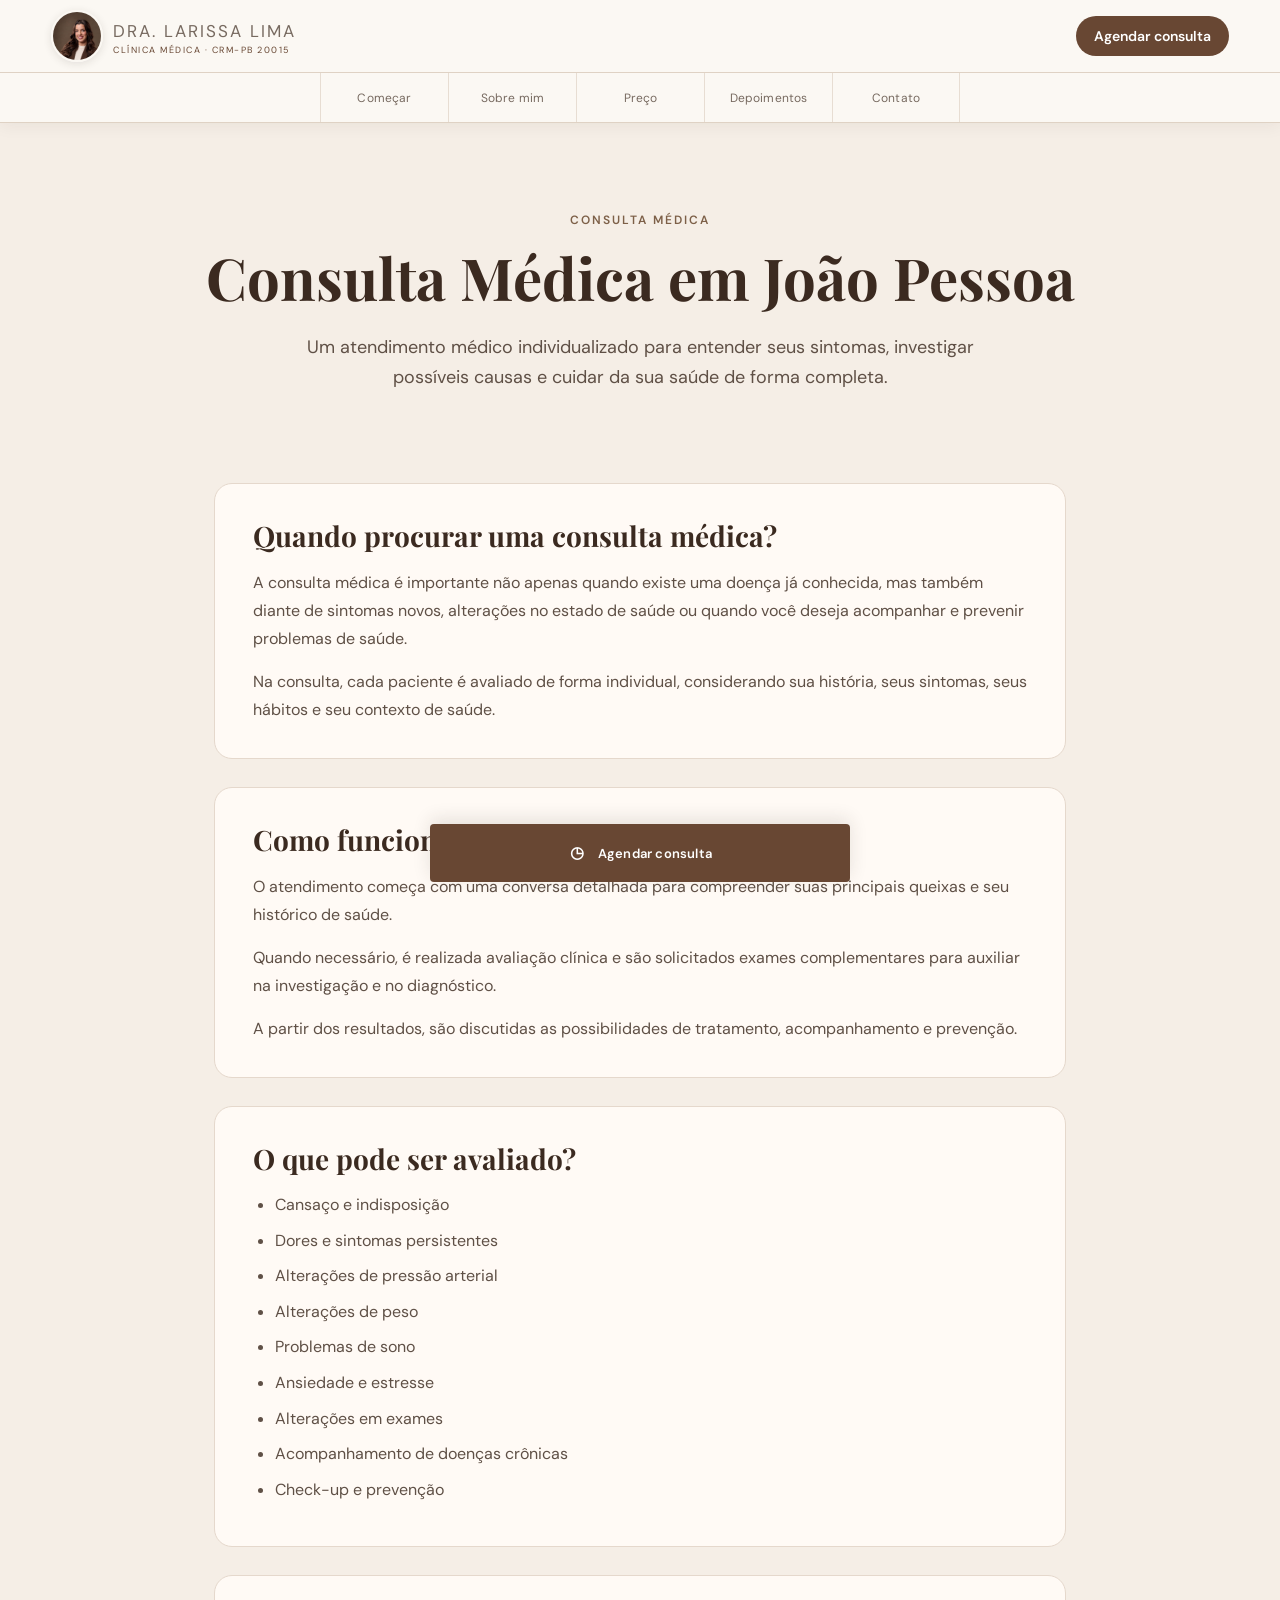
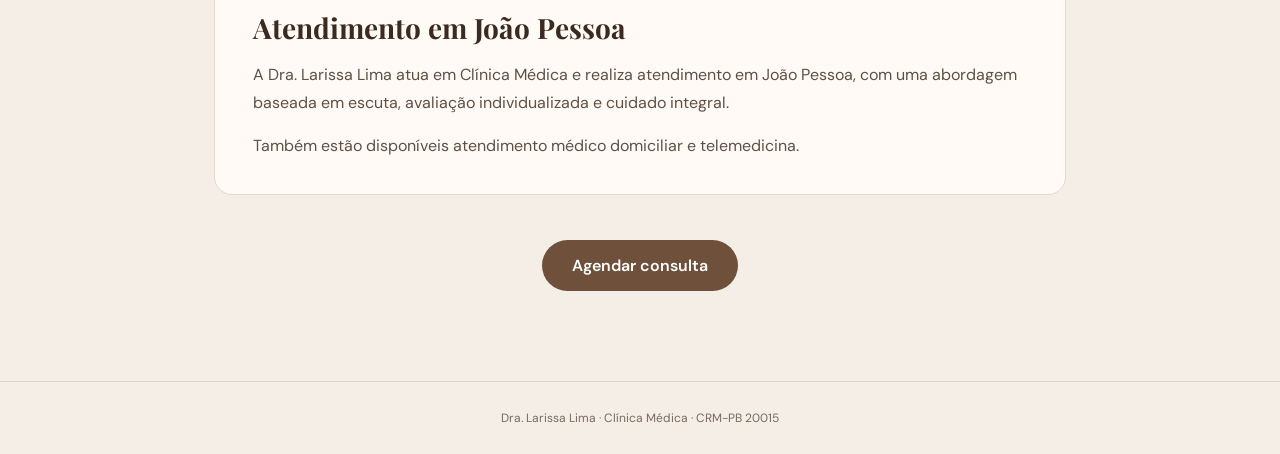
<file: consulta-medica.html>
<!DOCTYPE html>
<html lang="pt-BR">
<head>
  <meta charset="UTF-8">
  <meta name="viewport" content="width=device-width, initial-scale=1.0">

  <title>Consulta Médica em João Pessoa | Dra. Larissa Lima</title>

  <meta name="description" content="Consulta médica em João Pessoa com a Dra. Larissa Lima. Atendimento em Clínica Médica, com avaliação, investigação de sintomas, diagnóstico, tratamento e prevenção.">

  <link rel="canonical" href="https://www.dralarissalimaa.com.br/consulta-medica.html">

  <meta property="og:title" content="Consulta Médica em João Pessoa | Dra. Larissa Lima">
  <meta property="og:description" content="Consulta médica em João Pessoa com a Dra. Larissa Lima, médica de Clínica Médica.">
  <meta property="og:type" content="website">
  <meta property="og:url" content="https://www.dralarissalimaa.com.br/consulta-medica.html">
  <meta property="og:image" content="https://www.dralarissalimaa.com.br/images/dra-larissa-hero.jpg">

  <link rel="stylesheet" href="styles.css">
</head>

<body class="consulta-page">

<header class="header">

  <div class="header-top">

    <a href="index.html" class="brand">

      <img
        src="images/dra-larissa-hero.jpg"
        alt="Dra. Larissa Lima"
        class="brand-photo"
      >

      <span class="brand-text">
        Dra. Larissa Lima
        <span class="brand-meta">Clínica Médica · CRM-PB 20015</span>
      </span>

    </a>

    <a
      href="https://wa.me/5583998023806?text=Ol%C3%A1%2C%20Dra.%20Larissa!%20Gostaria%20de%20agendar%20uma%20consulta."
      class="btn btn-small header-agendar"
      target="_blank"
      rel="noopener"
    >
      Agendar consulta
    </a>

  </div>

  <nav class="nav nav-horizontal">

    <a href="index.html">Começar</a>
    <a href="sobre.html">Sobre mim</a>
    <a href="preco.html">Preço</a>
    <a href="depoimentos.html">Depoimentos</a>
    <a href="contato.html">Contato</a>

  </nav>

</header>


<main>

  <section class="consulta-hero">

    <div class="consulta-hero-inner">

      <span class="eyebrow">
        CONSULTA MÉDICA
      </span>

      <h1>
        Consulta Médica em João Pessoa
      </h1>

      <p class="consulta-intro">
        Um atendimento médico individualizado para entender seus sintomas,
        investigar possíveis causas e cuidar da sua saúde de forma completa.
      </p>

    </div>

  </section>


  <section class="consulta-content">


    <article class="consulta-card">

      <h2>
        Quando procurar uma consulta médica?
      </h2>

      <p>
        A consulta médica é importante não apenas quando existe uma doença
        já conhecida, mas também diante de sintomas novos, alterações no
        estado de saúde ou quando você deseja acompanhar e prevenir
        problemas de saúde.
      </p>

      <p>
        Na consulta, cada paciente é avaliado de forma individual,
        considerando sua história, seus sintomas, seus hábitos e seu
        contexto de saúde.
      </p>

    </article>


    <article class="consulta-card">

      <h2>
        Como funciona a consulta?
      </h2>

      <p>
        O atendimento começa com uma conversa detalhada para compreender
        suas principais queixas e seu histórico de saúde.
      </p>

      <p>
        Quando necessário, é realizada avaliação clínica e são solicitados
        exames complementares para auxiliar na investigação e no diagnóstico.
      </p>

      <p>
        A partir dos resultados, são discutidas as possibilidades de
        tratamento, acompanhamento e prevenção.
      </p>

    </article>


    <article class="consulta-card">

      <h2>
        O que pode ser avaliado?
      </h2>

      <ul>

        <li>Cansaço e indisposição</li>

        <li>Dores e sintomas persistentes</li>

        <li>Alterações de pressão arterial</li>

        <li>Alterações de peso</li>

        <li>Problemas de sono</li>

        <li>Ansiedade e estresse</li>

        <li>Alterações em exames</li>

        <li>Acompanhamento de doenças crônicas</li>

        <li>Check-up e prevenção</li>

      </ul>

    </article>


    <article class="consulta-card">

      <h2>
        Atendimento em João Pessoa
      </h2>

      <p>
        A Dra. Larissa Lima atua em Clínica Médica e realiza atendimento
        em João Pessoa, com uma abordagem baseada em escuta, avaliação
        individualizada e cuidado integral.
      </p>

      <p>
        Também estão disponíveis atendimento médico domiciliar e
        telemedicina.
      </p>

    </article>


    <div class="consulta-cta">

      <a
        href="https://wa.me/5583998023806?text=Ol%C3%A1%2C%20Dra.%20Larissa!%20Gostaria%20de%20agendar%20uma%20consulta."
        target="_blank"
        rel="noopener"
      >
        Agendar consulta
      </a>

    </div>

  </section>

</main>


<footer>

  Dra. Larissa Lima · Clínica Médica · CRM-PB 20015

</footer>


<a
  href="https://wa.me/5583998023806?text=Ol%C3%A1%2C%20Dra.%20Larissa!%20Gostaria%20de%20agendar%20uma%20consulta."
  class="sticky-appointment"
  target="_blank"
  rel="noopener"
>
  <span class="calendar-icon">◷</span>
  Agendar consulta
</a>


</body>
</html>
</file>
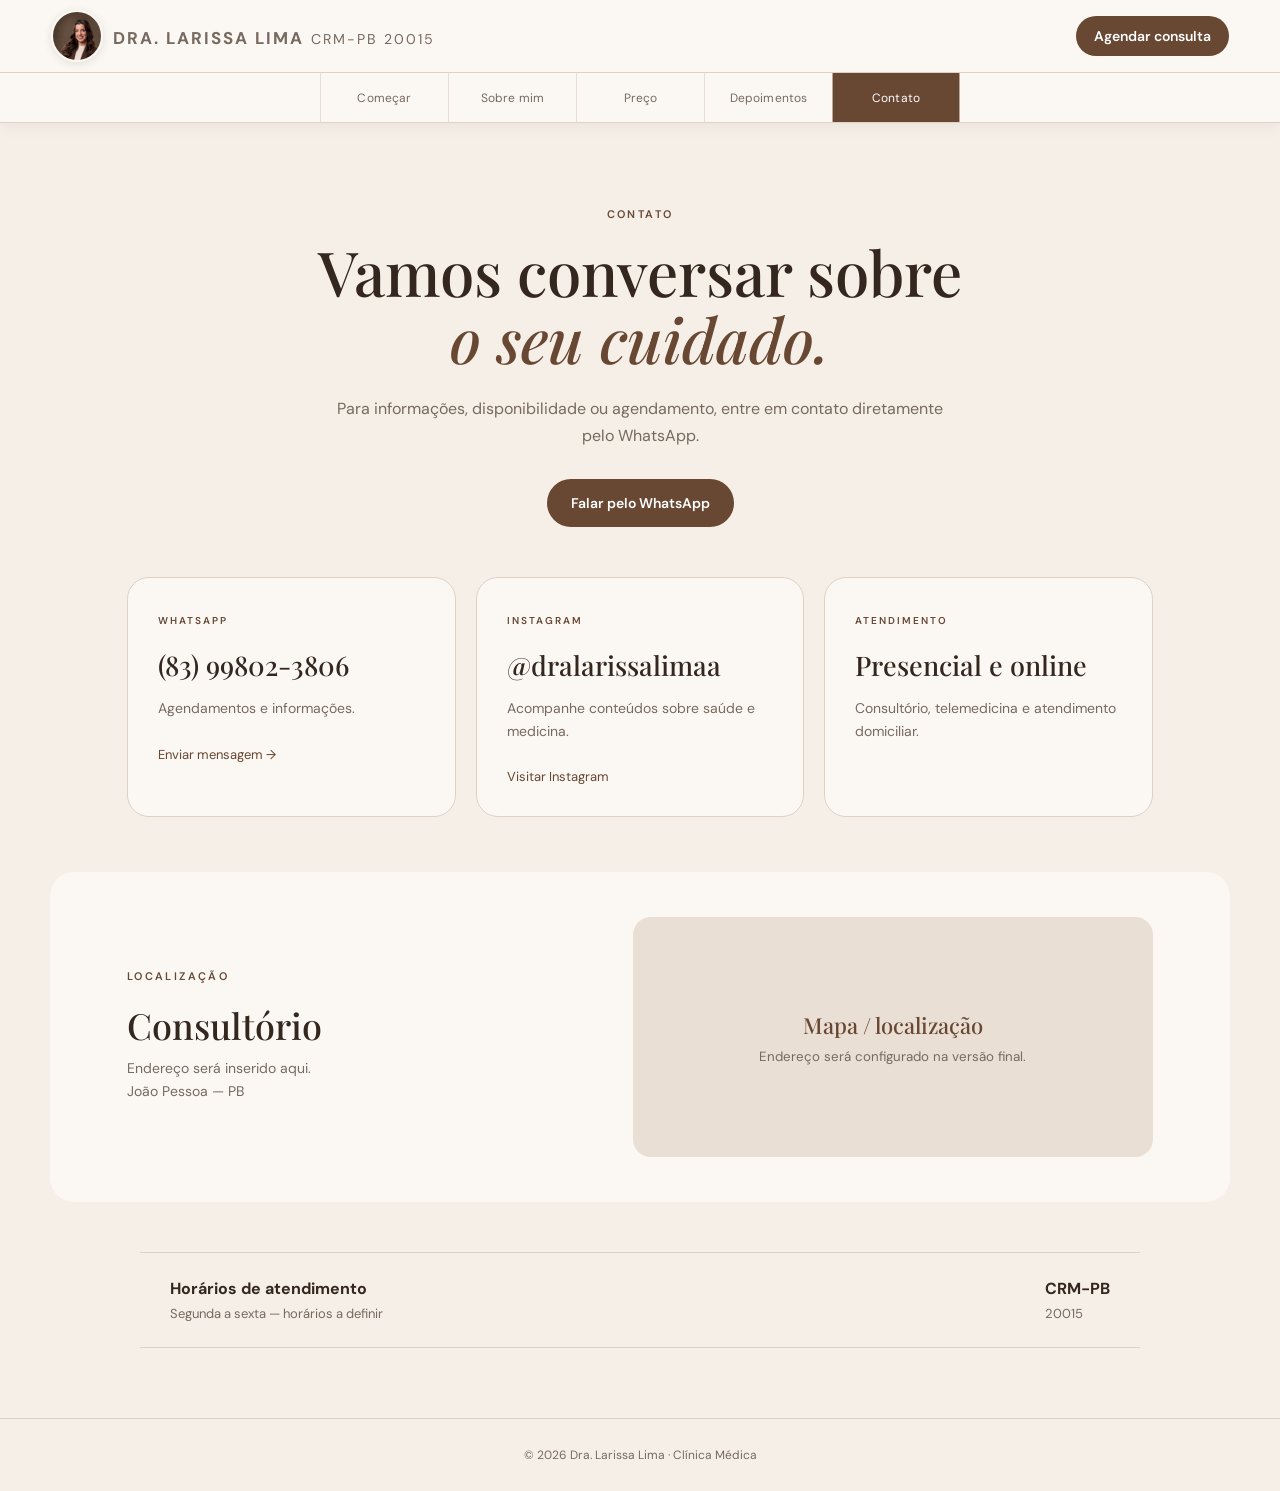
<file: contato.html>
<!doctype html>
<html lang="pt-BR">
<head>
<meta charset="utf-8"><meta name="viewport" content="width=device-width,initial-scale=1">
<title>Contato | Dra. Larissa Lima</title>
<meta name="description" content="Entre em contato com a Dra. Larissa Lima.">
<link rel="canonical" href="https://www.dralarissalimaa.com.br/contato.html">
<meta property="og:title" content="Contato | Dra. Larissa Lima">
<meta property="og:description" content="Entre em contato com a Dra. Larissa Lima, médica de Clínica Médica.">
<meta property="og:type" content="website">
<meta property="og:url" content="https://www.dralarissalimaa.com.br/contato.html">
<meta property="og:image" content="https://www.dralarissalimaa.com.br/images/dra-larissa-hero.jpg">
<link rel="stylesheet" href="styles.css">
<link rel="icon" href="favicon.svg" type="image/svg+xml">
</head>
<body><a class="skip-link" href="#main">Ir para o conteúdo</a>
<header class="header">
  <div class="header-top">
    <a class="brand" href="index.html">
      <img class="brand-photo" src="images/dra-larissa-hero.jpg" alt="Dra. Larissa Lima">
      <span class="brand-text">
        <strong>Dra. Larissa Lima</strong>
        <small>CRM-PB 20015</small>
      </span>
    </a>

    <a class="header-agendar btn btn-small" href="https://wa.me/5583998023806?text=Ol%C3%A1%2C%20Dra.%20Larissa!%20Gostaria%20de%20agendar%20uma%20consulta.">
      Agendar consulta
    </a>
  </div>

  <nav class="nav nav-horizontal" aria-label="Navegação principal">
    <a href="index.html">Começar</a>
    <a href="sobre.html">Sobre mim</a>
    <a href="preco.html">Preço</a>
    <a href="depoimentos.html">Depoimentos</a>
    <a class="active" href="contato.html">Contato</a>
  </nav>
</header>
<main id="main">
<section class="contact-head">
  <p class="eyebrow">CONTATO</p>
  <h1>Vamos conversar sobre<br><em>o seu cuidado.</em></h1>
  <p>Para informações, disponibilidade ou agendamento, entre em contato diretamente pelo WhatsApp.</p>
  <a class="btn contact-main-btn" href="https://wa.me/5583998023806?text=Ol%C3%A1%2C%20Dra.%20Larissa!%20Gostaria%20de%20informa%C3%A7%C3%B5es%20sobre%20uma%20consulta.">Falar pelo WhatsApp</a>
</section>

<section class="contact-grid">
  <article class="contact-card">
    <span>WHATSAPP</span>
    <h2>(83) 99802-3806</h2>
    <p>Agendamentos e informações.</p>
    <a href="https://wa.me/5583998023806">Enviar mensagem →</a>
  </article>
  <article class="contact-card">
    <span>INSTAGRAM</span>
    <h2>@dralarissalimaa</h2>
    <p>Acompanhe conteúdos sobre saúde e medicina.</p>
    <a href="https://www.instagram.com/dralarissalimaa/">Visitar Instagram</a>  
  </article>
  <article class="contact-card">
    <span>ATENDIMENTO</span>
    <h2>Presencial e online</h2>
    <p>Consultório, telemedicina e atendimento domiciliar.</p>
  </article>
</section>

<section class="location">
  <div><p class="eyebrow">LOCALIZAÇÃO</p><h2>Consultório</h2><p class="placeholder">Endereço será inserido aqui.</p><p class="placeholder">João Pessoa — PB</p></div>
  <div class="map-placeholder"><span>Mapa / localização</span><small>Endereço será configurado na versão final.</small></div>
</section>

<section class="contact-hours">
  <div><strong>Horários de atendimento</strong><span>Segunda a sexta — horários a definir</span></div>
  <div><strong>CRM-PB</strong><span>20015</span></div>
</section>
</main>
<footer>© 2026 Dra. Larissa Lima · Clínica Médica</footer>
<a class="mobile-whatsapp" href="https://wa.me/5583998023806?text=Ol%C3%A1%2C%20Dra.%20Larissa!%20Gostaria%20de%20agendar%20uma%20consulta.">Agendar pelo WhatsApp</a>
</body>
</html>
</file>
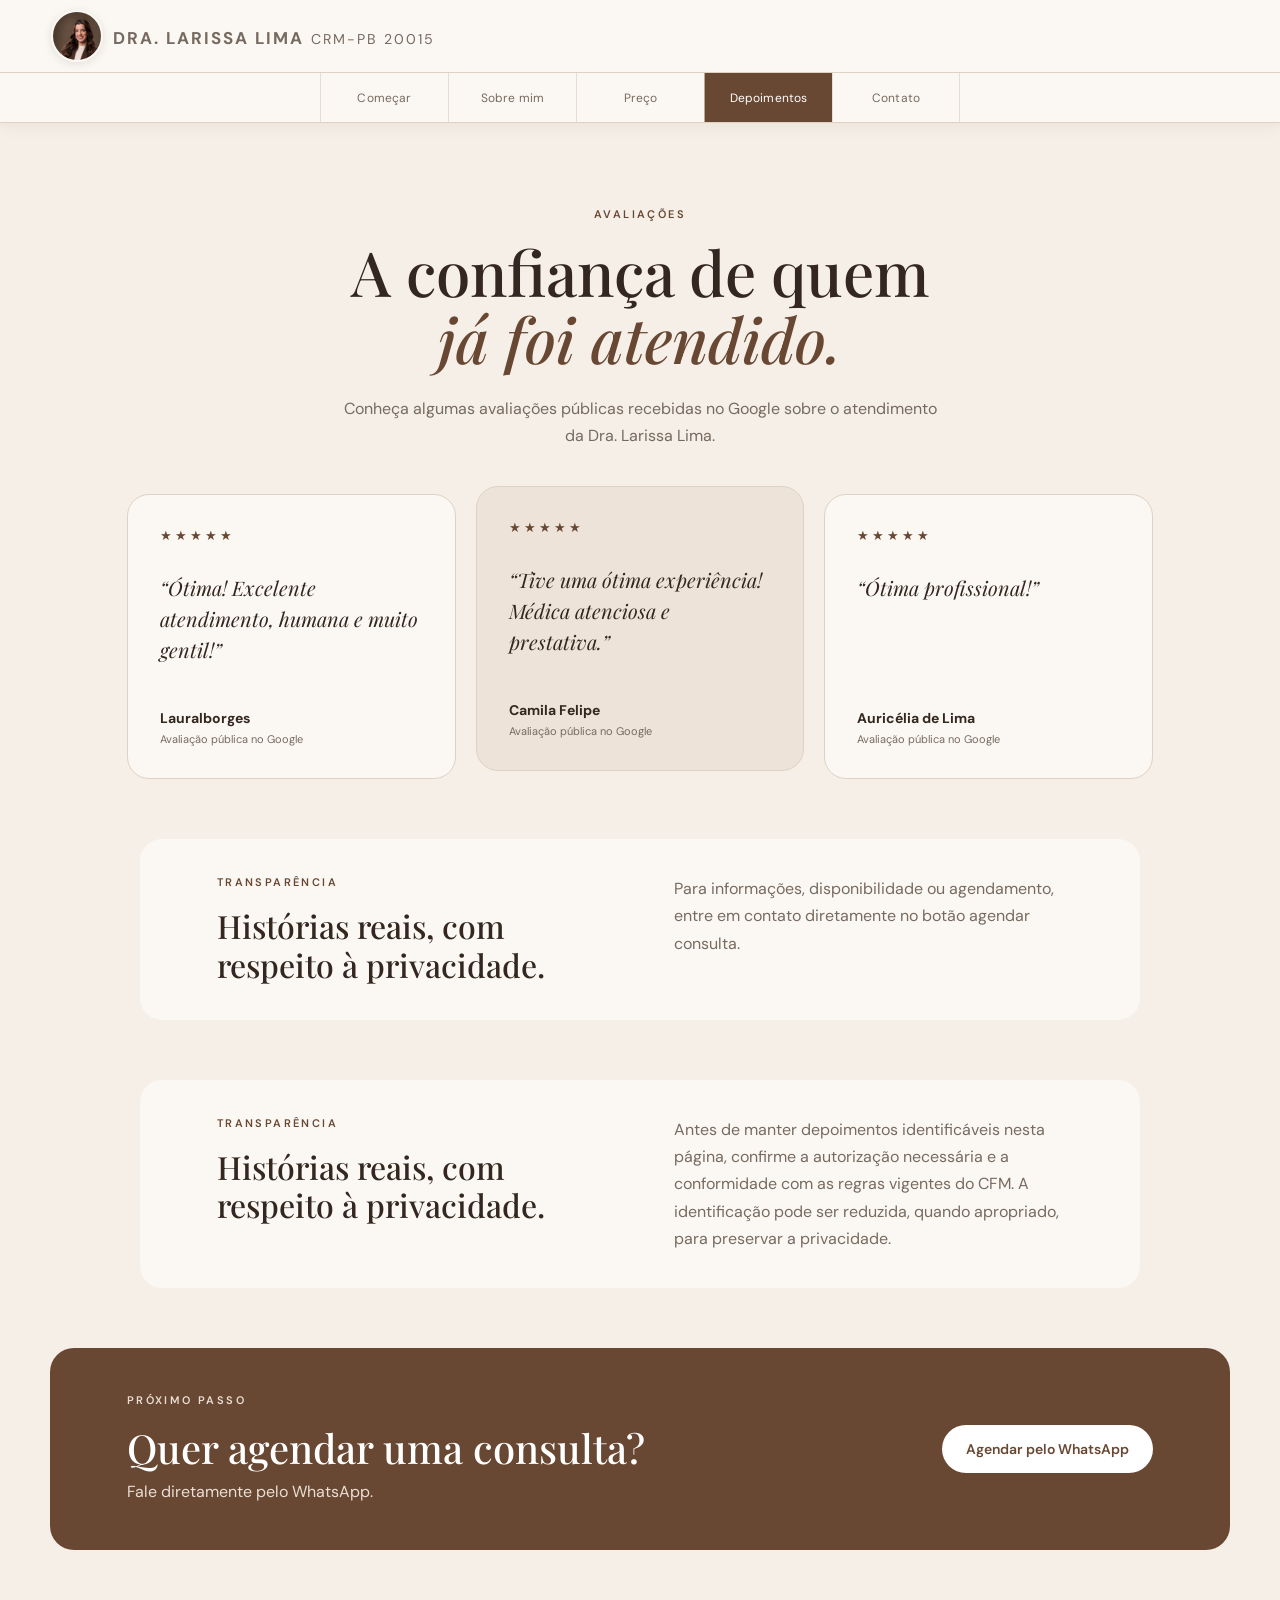
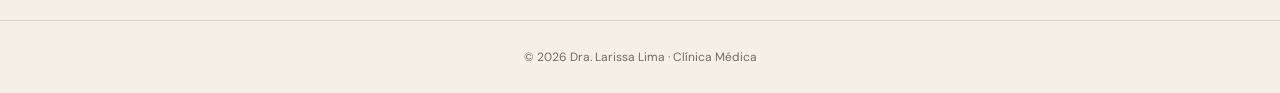
<file: depoimentos.html>
<!doctype html>
<html lang="pt-BR">
<head>
<meta charset="utf-8"><meta name="viewport" content="width=device-width,initial-scale=1">
<title>Depoimentos de Pacientes | Dra. Larissa Lima</title>
<meta name="description" content="Conheça experiências e depoimentos de pacientes sobre o atendimento da Dra. Larissa Lima, médica de Clínica Médica.">
<link rel="canonical" href="https://www.dralarissalimaa.com.br/depoimentos.html">
<meta property="og:title" content="Depoimentos de Pacientes | Dra. Larissa Lima">
<meta property="og:description" content="Conheça experiências e depoimentos de pacientes sobre o atendimento da Dra. Larissa Lima, médica de Clínica Médica.">
<meta property="og:type" content="website">
<meta property="og:url" content="https://www.dralarissalimaa.com.br/depoimentos.html">
<meta property="og:image" content="https://www.dralarissalimaa.com.br/images/dra-larissa-hero.jpg">
<link rel="stylesheet" href="styles.css">
<link rel="icon" href="favicon.svg" type="image/svg+xml">
</head>
<body><a class="skip-link" href="#main">Ir para o conteúdo</a>
<header class="header">
  <div class="header-top">
    <a class="brand" href="index.html">
      <img class="brand-photo" src="images/dra-larissa-hero.jpg" alt="Dra. Larissa Lima">
      <span class="brand-text">
        <strong>Dra. Larissa Lima</strong>
        <small>CRM-PB 20015</small>
      </span>
    </a>
  </div>

  <nav class="nav nav-horizontal" aria-label="Navegação principal">
    <a href="index.html">Começar</a>
    <a href="sobre.html">Sobre mim</a>
    <a href="preco.html">Preço</a>
    <a class="active" href="depoimentos.html">Depoimentos</a>
    <a href="contato.html">Contato</a>
  </nav>
</header>

<main id="main">
<section class="testimonials-head">
  <p class="eyebrow">AVALIAÇÕES</p>
  <h1>A confiança de quem<br><em>já foi atendido.</em></h1>
  <p>Conheça algumas avaliações públicas recebidas no Google sobre o atendimento da Dra. Larissa Lima.</p>
</section>

<div class="testimonial-grid" aria-label="Avaliações públicas">
    <article class="testimonial-card">
      <div class="stars" aria-label="5 estrelas">★★★★★</div>
      <p>“Ótima! Excelente atendimento, humana e muito gentil!”</p>
      <strong>Lauralborges</strong>
      <span>Avaliação pública no Google</span>
    </article>

    <article class="testimonial-card featured-testimonial">
      <div class="stars" aria-label="5 estrelas">★★★★★</div>
      <p>“Tive uma ótima experiência! Médica atenciosa e prestativa.”</p>
      <strong>Camila Felipe</strong>
      <span>Avaliação pública no Google</span>
    </article>

    <article class="testimonial-card">
      <div class="stars" aria-label="5 estrelas">★★★★★</div>
      <p>“Ótima profissional!”</p>
      <strong>Auricélia de Lima</strong>
      <span>Avaliação pública no Google</span>
    </article>
  </div>

<section class="testimonial-note">
  <div>
    <p class="eyebrow">TRANSPARÊNCIA</p>
    <h2>Histórias reais, com respeito à privacidade.</h2>
  </div>
  <p>Para informações, disponibilidade ou agendamento, entre em contato diretamente no botão agendar consulta.</p>
</section><section class="testimonial-note">
  <div>
    <p class="eyebrow">TRANSPARÊNCIA</p>
    <h2>Histórias reais, com respeito à privacidade.</h2>
  </div>
  <p>Antes de manter depoimentos identificáveis nesta página, confirme a autorização necessária e a conformidade com as regras vigentes do CFM. A identificação pode ser reduzida, quando apropriado, para preservar a privacidade.</p>
</section>

<section class="about-cta">
  <div><p class="eyebrow">PRÓXIMO PASSO</p><h2>Quer agendar uma consulta?</h2><p>Fale diretamente pelo WhatsApp.</p></div>
  <a class="btn" href="https://wa.me/5583998023806?text=Ol%C3%A1%2C%20Dra.%20Larissa!%20Gostaria%20de%20agendar%20uma%20consulta.">Agendar pelo WhatsApp</a>
</section>
</main>

<footer>© 2026 Dra. Larissa Lima · Clínica Médica</footer>
<a class="mobile-whatsapp" href="https://wa.me/5583998023806?text=Ol%C3%A1%2C%20Dra.%20Larissa!%20Gostaria%20de%20agendar%20uma%20consulta.">Agendar pelo WhatsApp</a>
</body>
</html>
</file>
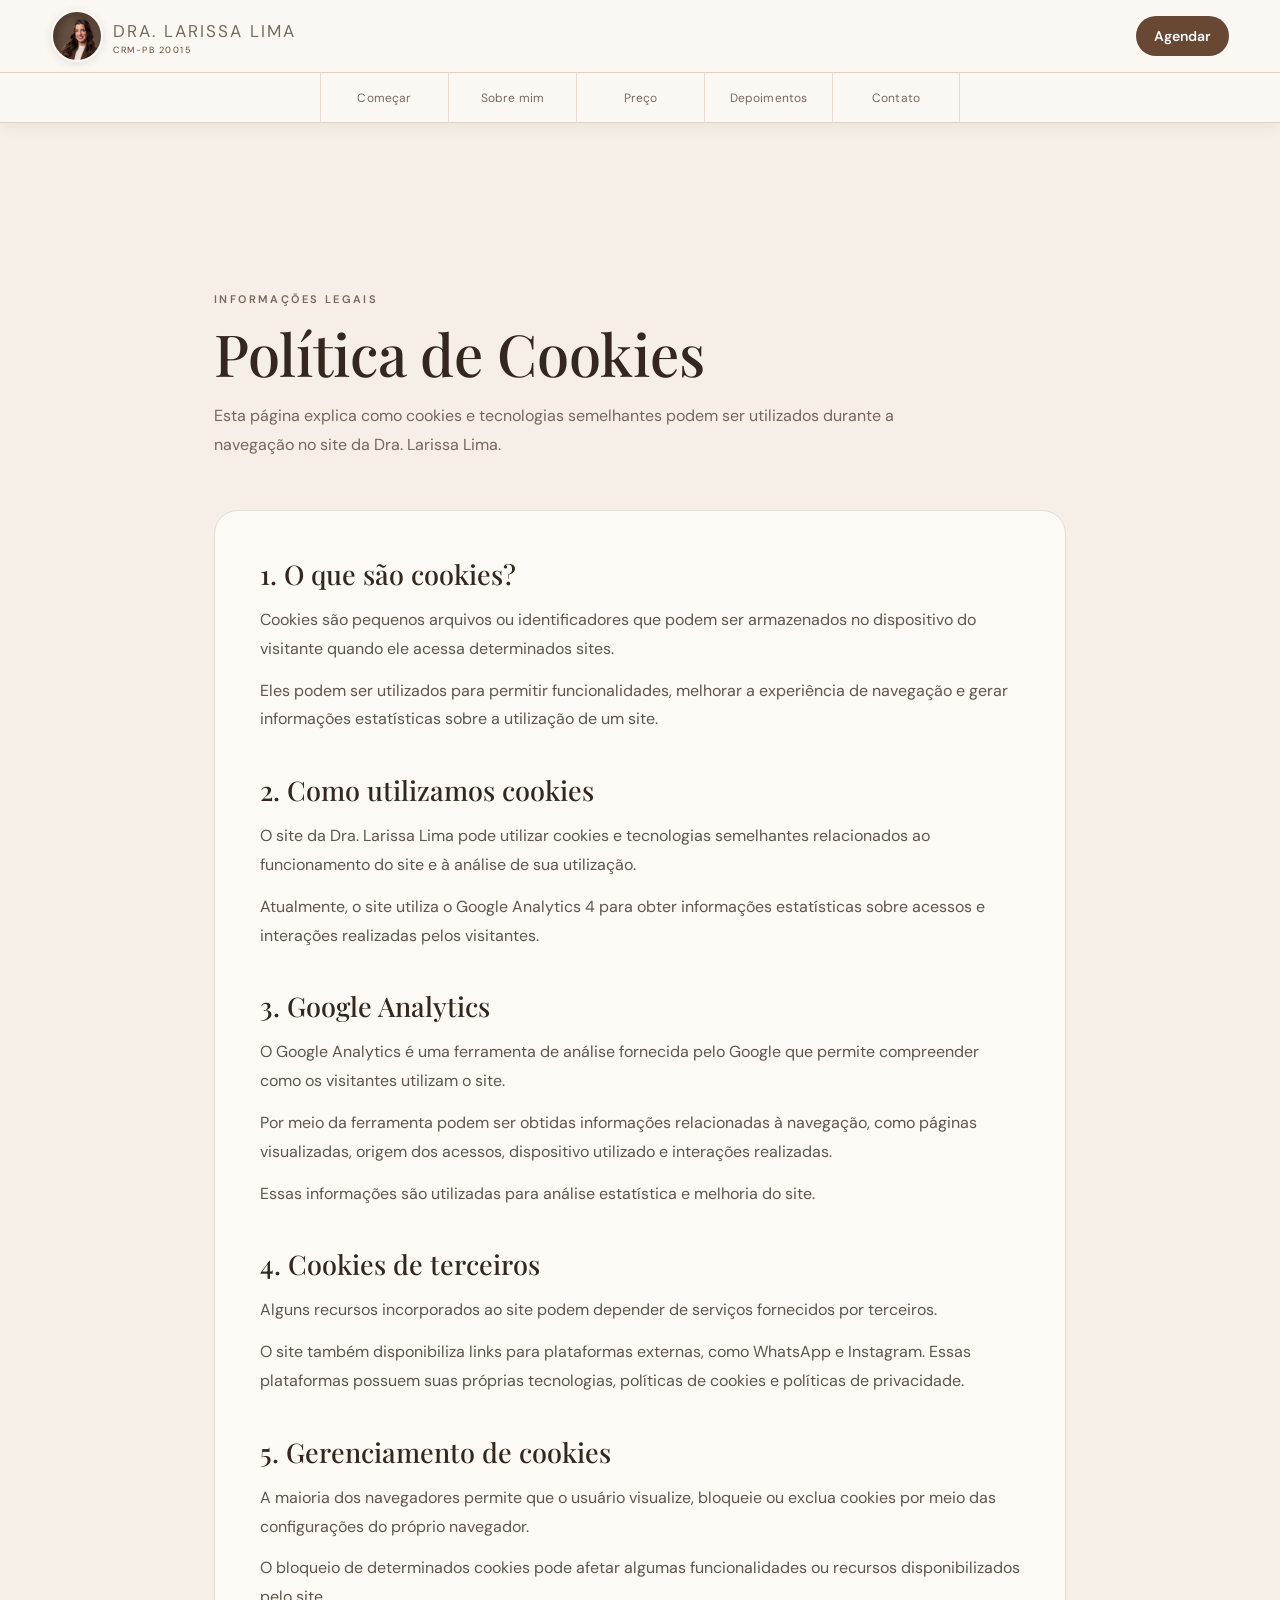
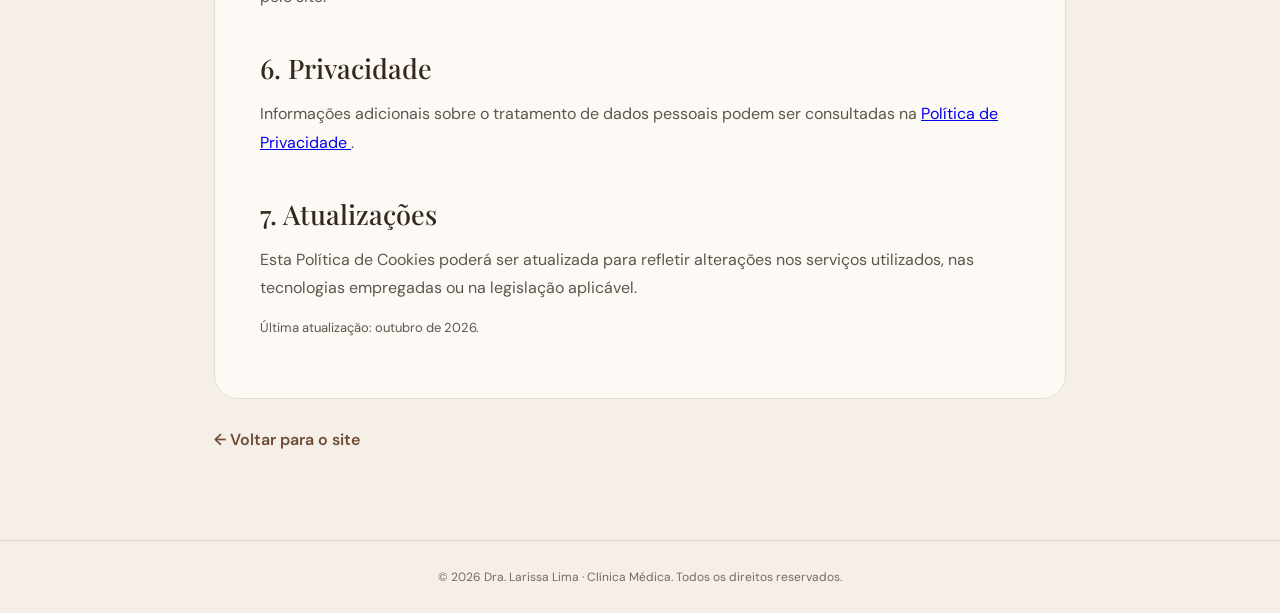
<file: politica-de-cookies.html>
<!doctype html>
<html lang="pt-BR">

<head>

  <!-- Google tag (gtag.js) -->
  <script async src="https://www.googletagmanager.com/gtag/js?id=G-GS2WJ54Y5F"></script>

  <script>
    window.dataLayer = window.dataLayer || [];
    function gtag(){dataLayer.push(arguments);}

    gtag('js', new Date());
    gtag('config', 'G-GS2WJ54Y5F');
  </script>

  <meta charset="utf-8">
  <meta name="viewport" content="width=device-width,initial-scale=1">

  <title>Política de Cookies | Dra. Larissa Lima</title>

  <meta
    name="description"
    content="Política de Cookies do site da Dra. Larissa Lima, médica de Clínica Médica."
  >

  <link
    rel="canonical"
    href="https://www.dralarissalimaa.com.br/politica-de-cookies.html"
  >

  <link rel="stylesheet" href="styles.css">
  <link rel="icon" href="favicon.svg" type="image/svg+xml">

  <style>

    .legal-page {
      padding: 150px 24px 90px;
      max-width: 900px;
      margin: 0 auto;
    }

    .legal-header {
      margin-bottom: 50px;
    }

    .legal-header .eyebrow {
      margin-bottom: 12px;
    }

    .legal-header h1 {
      margin: 0;
      font-family: "Playfair Display", serif;
      font-size: clamp(38px, 5vw, 58px);
      line-height: 1.08;
      font-weight: 500;
    }

    .legal-header p {
      margin-top: 18px;
      max-width: 720px;
      line-height: 1.8;
      color: #75675c;
    }

    .legal-content {
      background: #fdfaf6;
      border: 1px solid #e7ddd2;
      border-radius: 24px;
      padding: 45px;
    }

    .legal-content section {
      margin-bottom: 38px;
    }

    .legal-content section:last-child {
      margin-bottom: 0;
    }

    .legal-content h2 {
      margin: 0 0 14px;
      font-family: "Playfair Display", serif;
      font-size: 27px;
      font-weight: 500;
    }

    .legal-content p {
      margin: 0 0 13px;
      line-height: 1.8;
      color: #5f554d;
    }

    .legal-content ul {
      margin: 10px 0 0 20px;
      padding: 0;
      color: #5f554d;
    }

    .legal-content li {
      margin-bottom: 9px;
      line-height: 1.7;
    }

    .legal-back {
      display: inline-block;
      margin-top: 30px;
      color: #704c37;
      text-decoration: none;
      font-weight: 600;
    }

    .legal-back:hover {
      text-decoration: underline;
    }

    .legal-updated {
      margin-top: 28px;
      font-size: 13px;
      color: #8b7d72;
    }

    @media(max-width:850px){

      .legal-page {
        padding: 135px 18px 60px;
      }

      .legal-header {
        margin-bottom: 30px;
      }

      .legal-header h1 {
        font-size: 38px;
      }

      .legal-content {
        padding: 28px 22px;
        border-radius: 20px;
      }

      .legal-content h2 {
        font-size: 24px;
      }

      .legal-content p,
      .legal-content li {
        font-size: 15px;
        line-height: 1.75;
      }

    }

  </style>

</head>


<body>

  <a class="skip-link" href="#conteudo">
    Ir para o conteúdo
  </a>


  <header class="header">

    <div class="header-top">

      <a class="brand" href="index.html">

        <img
          class="brand-photo"
          src="images/dra-larissa-hero.jpg"
          alt="Dra. Larissa Lima"
        >

        <span class="brand-text">
          Dra. Larissa Lima
          <span class="brand-meta">CRM-PB 20015</span>
        </span>

      </a>


      <a
        class="btn btn-small header-agendar"
        href="https://wa.me/5583998023806?text=Ol%C3%A1%2C%20Dra.%20Larissa!%20Gostaria%20de%20agendar%20uma%20consulta."
      >
        Agendar
      </a>

    </div>


    <nav class="nav nav-horizontal" aria-label="Navegação principal">

      <a href="index.html#home">Começar</a>
      <a href="index.html#sobre">Sobre mim</a>
      <a href="index.html#preco">Preço</a>
      <a href="index.html#depoimentos">Depoimentos</a>
      <a href="index.html#contato">Contato</a>

    </nav>

  </header>


  <main id="conteudo">

    <section class="legal-page">

      <div class="legal-header">

        <p class="eyebrow">INFORMAÇÕES LEGAIS</p>

        <h1>Política de Cookies</h1>

        <p>
          Esta página explica como cookies e tecnologias semelhantes
          podem ser utilizados durante a navegação no site da
          Dra. Larissa Lima.
        </p>

      </div>


      <div class="legal-content">


        <section>

          <h2>1. O que são cookies?</h2>

          <p>
            Cookies são pequenos arquivos ou identificadores que podem
            ser armazenados no dispositivo do visitante quando ele
            acessa determinados sites.
          </p>

          <p>
            Eles podem ser utilizados para permitir funcionalidades,
            melhorar a experiência de navegação e gerar informações
            estatísticas sobre a utilização de um site.
          </p>

        </section>


        <section>

          <h2>2. Como utilizamos cookies</h2>

          <p>
            O site da Dra. Larissa Lima pode utilizar cookies e
            tecnologias semelhantes relacionados ao funcionamento
            do site e à análise de sua utilização.
          </p>

          <p>
            Atualmente, o site utiliza o Google Analytics 4 para
            obter informações estatísticas sobre acessos e
            interações realizadas pelos visitantes.
          </p>

        </section>


        <section>

          <h2>3. Google Analytics</h2>

          <p>
            O Google Analytics é uma ferramenta de análise fornecida
            pelo Google que permite compreender como os visitantes
            utilizam o site.
          </p>

          <p>
            Por meio da ferramenta podem ser obtidas informações
            relacionadas à navegação, como páginas visualizadas,
            origem dos acessos, dispositivo utilizado e interações
            realizadas.
          </p>

          <p>
            Essas informações são utilizadas para análise estatística
            e melhoria do site.
          </p>

        </section>


        <section>

          <h2>4. Cookies de terceiros</h2>

          <p>
            Alguns recursos incorporados ao site podem depender de
            serviços fornecidos por terceiros.
          </p>

          <p>
            O site também disponibiliza links para plataformas
            externas, como WhatsApp e Instagram. Essas plataformas
            possuem suas próprias tecnologias, políticas de cookies
            e políticas de privacidade.
          </p>

        </section>


        <section>

          <h2>5. Gerenciamento de cookies</h2>

          <p>
            A maioria dos navegadores permite que o usuário visualize,
            bloqueie ou exclua cookies por meio das configurações
            do próprio navegador.
          </p>

          <p>
            O bloqueio de determinados cookies pode afetar algumas
            funcionalidades ou recursos disponibilizados pelo site.
          </p>

        </section>


        <section>

          <h2>6. Privacidade</h2>

          <p>
            Informações adicionais sobre o tratamento de dados pessoais
            podem ser consultadas na
            <a href="politica-de-privacidade.html">
              Política de Privacidade
            </a>.
          </p>

        </section>


        <section>

          <h2>7. Atualizações</h2>

          <p>
            Esta Política de Cookies poderá ser atualizada para
            refletir alterações nos serviços utilizados, nas
            tecnologias empregadas ou na legislação aplicável.
          </p>

          <p class="legal-updated">
            Última atualização: outubro de 2026.
          </p>

        </section>


      </div>


      <a class="legal-back" href="index.html">
        ← Voltar para o site
      </a>

    </section>

  </main>


  <footer>
    © 2026 Dra. Larissa Lima · Clínica Médica. Todos os direitos reservados.
  </footer>


  <script src="script.js"></script>

</body>

</html>
</file>
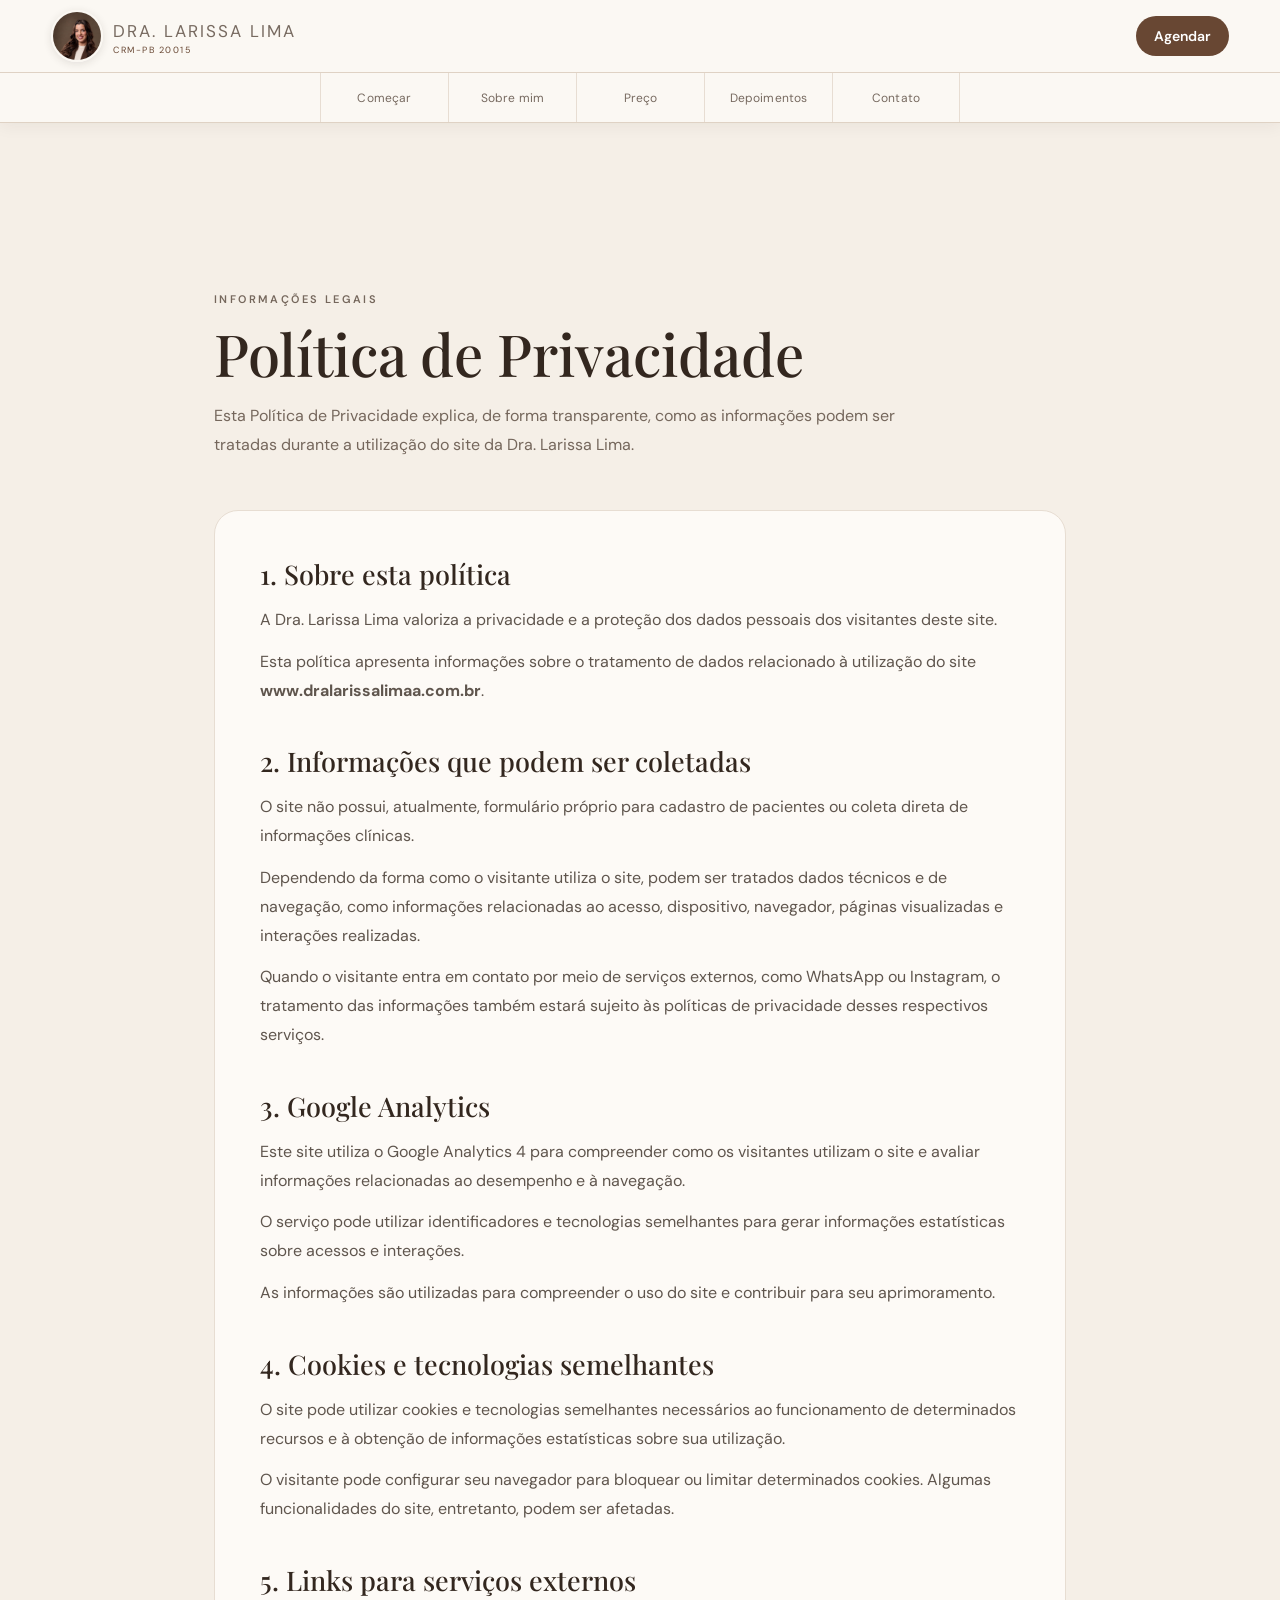
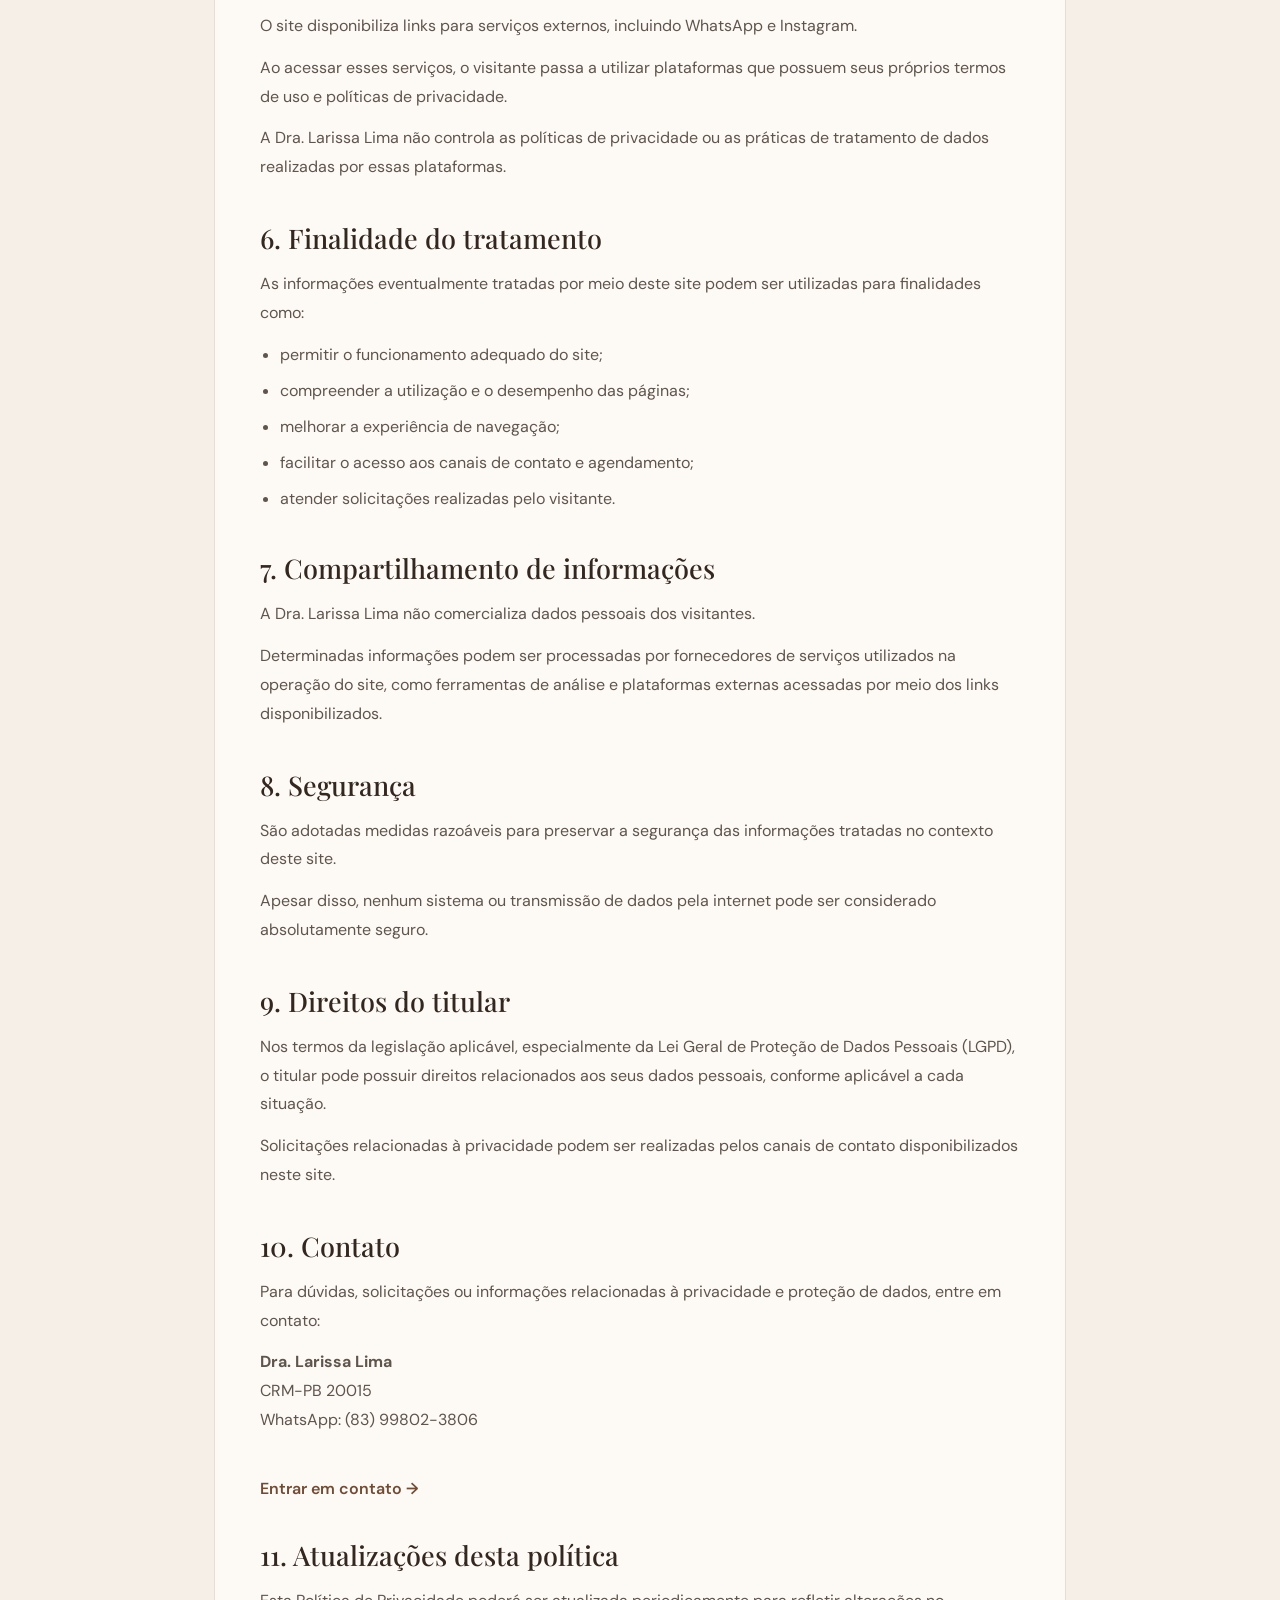
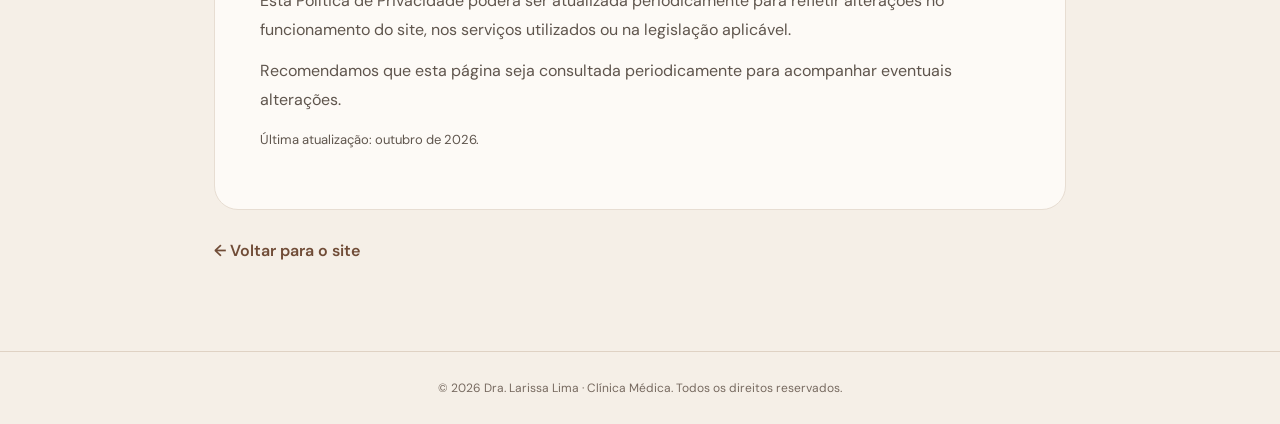
<file: politica-de-privacidade.html>
<!doctype html>
<html lang="pt-BR">

<head>
  <!-- Google tag (gtag.js) -->
  <script async src="https://www.googletagmanager.com/gtag/js?id=G-GS2WJ54Y5F"></script>
  <script>
    window.dataLayer = window.dataLayer || [];
    function gtag(){dataLayer.push(arguments);}

    gtag('js', new Date());
    gtag('config', 'G-GS2WJ54Y5F');
  </script>

  <meta charset="utf-8">
  <meta name="viewport" content="width=device-width,initial-scale=1">

  <title>Política de Privacidade | Dra. Larissa Lima</title>

  <meta
    name="description"
    content="Política de Privacidade do site da Dra. Larissa Lima, médica de Clínica Médica."
  >

  <link
    rel="canonical"
    href="https://www.dralarissalimaa.com.br/politica-de-privacidade.html"
  >

  <link rel="stylesheet" href="styles.css">
  <link rel="icon" href="favicon.svg" type="image/svg+xml">

  <style>
    .legal-page {
      padding: 150px 24px 90px;
      max-width: 900px;
      margin: 0 auto;
    }

    .legal-header {
      margin-bottom: 50px;
    }

    .legal-header .eyebrow {
      margin-bottom: 12px;
    }

    .legal-header h1 {
      margin: 0;
      font-family: "Playfair Display", serif;
      font-size: clamp(38px, 5vw, 58px);
      line-height: 1.08;
      font-weight: 500;
    }

    .legal-header p {
      margin-top: 18px;
      max-width: 720px;
      line-height: 1.8;
      color: #75675c;
    }

    .legal-content {
      background: #fdfaf6;
      border: 1px solid #e7ddd2;
      border-radius: 24px;
      padding: 45px;
    }

    .legal-content section {
      margin-bottom: 38px;
    }

    .legal-content section:last-child {
      margin-bottom: 0;
    }

    .legal-content h2 {
      margin: 0 0 14px;
      font-family: "Playfair Display", serif;
      font-size: 27px;
      font-weight: 500;
    }

    .legal-content p {
      margin: 0 0 13px;
      line-height: 1.8;
      color: #5f554d;
    }

    .legal-content ul {
      margin: 10px 0 0 20px;
      padding: 0;
      color: #5f554d;
    }

    .legal-content li {
      margin-bottom: 9px;
      line-height: 1.7;
    }

    .legal-back {
      display: inline-block;
      margin-top: 30px;
      color: #704c37;
      text-decoration: none;
      font-weight: 600;
    }

    .legal-back:hover {
      text-decoration: underline;
    }

    .legal-updated {
      margin-top: 28px;
      font-size: 13px;
      color: #8b7d72;
    }

    @media(max-width:850px){
      .legal-page {
        padding: 135px 18px 60px;
      }

      .legal-header {
        margin-bottom: 30px;
      }

      .legal-header h1 {
        font-size: 38px;
      }

      .legal-content {
        padding: 28px 22px;
        border-radius: 20px;
      }

      .legal-content h2 {
        font-size: 24px;
      }

      .legal-content p,
      .legal-content li {
        font-size: 15px;
        line-height: 1.75;
      }
    }
  </style>
</head>

<body>

  <a class="skip-link" href="#conteudo">
    Ir para o conteúdo
  </a>

  <header class="header">

    <div class="header-top">

      <a class="brand" href="index.html">
        <img
          class="brand-photo"
          src="images/dra-larissa-hero.jpg"
          alt="Dra. Larissa Lima"
        >

        <span class="brand-text">
          Dra. Larissa Lima
          <span class="brand-meta">CRM-PB 20015</span>
        </span>
      </a>

      <a
        class="btn btn-small header-agendar"
        href="https://wa.me/5583998023806?text=Ol%C3%A1%2C%20Dra.%20Larissa!%20Gostaria%20de%20agendar%20uma%20consulta."
      >
        Agendar
      </a>

    </div>

    <nav class="nav nav-horizontal" aria-label="Navegação principal">
      <a href="index.html#home">Começar</a>
      <a href="index.html#sobre">Sobre mim</a>
      <a href="index.html#preco">Preço</a>
      <a href="index.html#depoimentos">Depoimentos</a>
      <a href="index.html#contato">Contato</a>
    </nav>

  </header>


  <main id="conteudo">

    <section class="legal-page">

      <div class="legal-header">

        <p class="eyebrow">INFORMAÇÕES LEGAIS</p>

        <h1>Política de Privacidade</h1>

        <p>
          Esta Política de Privacidade explica, de forma transparente,
          como as informações podem ser tratadas durante a utilização
          do site da Dra. Larissa Lima.
        </p>

      </div>


      <div class="legal-content">

        <section>
          <h2>1. Sobre esta política</h2>

          <p>
            A Dra. Larissa Lima valoriza a privacidade e a proteção
            dos dados pessoais dos visitantes deste site.
          </p>

          <p>
            Esta política apresenta informações sobre o tratamento
            de dados relacionado à utilização do site
            <strong>www.dralarissalimaa.com.br</strong>.
          </p>
        </section>


        <section>
          <h2>2. Informações que podem ser coletadas</h2>

          <p>
            O site não possui, atualmente, formulário próprio para
            cadastro de pacientes ou coleta direta de informações
            clínicas.
          </p>

          <p>
            Dependendo da forma como o visitante utiliza o site,
            podem ser tratados dados técnicos e de navegação,
            como informações relacionadas ao acesso, dispositivo,
            navegador, páginas visualizadas e interações realizadas.
          </p>

          <p>
            Quando o visitante entra em contato por meio de serviços
            externos, como WhatsApp ou Instagram, o tratamento das
            informações também estará sujeito às políticas de
            privacidade desses respectivos serviços.
          </p>
        </section>


        <section>
          <h2>3. Google Analytics</h2>

          <p>
            Este site utiliza o Google Analytics 4 para compreender
            como os visitantes utilizam o site e avaliar informações
            relacionadas ao desempenho e à navegação.
          </p>

          <p>
            O serviço pode utilizar identificadores e tecnologias
            semelhantes para gerar informações estatísticas sobre
            acessos e interações.
          </p>

          <p>
            As informações são utilizadas para compreender o uso do
            site e contribuir para seu aprimoramento.
          </p>
        </section>


        <section>
          <h2>4. Cookies e tecnologias semelhantes</h2>

          <p>
            O site pode utilizar cookies e tecnologias semelhantes
            necessários ao funcionamento de determinados recursos
            e à obtenção de informações estatísticas sobre sua
            utilização.
          </p>

          <p>
            O visitante pode configurar seu navegador para bloquear
            ou limitar determinados cookies. Algumas funcionalidades
            do site, entretanto, podem ser afetadas.
          </p>
        </section>


        <section>
          <h2>5. Links para serviços externos</h2>

          <p>
            O site disponibiliza links para serviços externos,
            incluindo WhatsApp e Instagram.
          </p>

          <p>
            Ao acessar esses serviços, o visitante passa a utilizar
            plataformas que possuem seus próprios termos de uso e
            políticas de privacidade.
          </p>

          <p>
            A Dra. Larissa Lima não controla as políticas de
            privacidade ou as práticas de tratamento de dados
            realizadas por essas plataformas.
          </p>
        </section>


        <section>
          <h2>6. Finalidade do tratamento</h2>

          <p>
            As informações eventualmente tratadas por meio deste
            site podem ser utilizadas para finalidades como:
          </p>

          <ul>
            <li>permitir o funcionamento adequado do site;</li>
            <li>compreender a utilização e o desempenho das páginas;</li>
            <li>melhorar a experiência de navegação;</li>
            <li>facilitar o acesso aos canais de contato e agendamento;</li>
            <li>atender solicitações realizadas pelo visitante.</li>
          </ul>
        </section>


        <section>
          <h2>7. Compartilhamento de informações</h2>

          <p>
            A Dra. Larissa Lima não comercializa dados pessoais dos
            visitantes.
          </p>

          <p>
            Determinadas informações podem ser processadas por
            fornecedores de serviços utilizados na operação do site,
            como ferramentas de análise e plataformas externas
            acessadas por meio dos links disponibilizados.
          </p>
        </section>


        <section>
          <h2>8. Segurança</h2>

          <p>
            São adotadas medidas razoáveis para preservar a segurança
            das informações tratadas no contexto deste site.
          </p>

          <p>
            Apesar disso, nenhum sistema ou transmissão de dados pela
            internet pode ser considerado absolutamente seguro.
          </p>
        </section>


        <section>
          <h2>9. Direitos do titular</h2>

          <p>
            Nos termos da legislação aplicável, especialmente da Lei
            Geral de Proteção de Dados Pessoais (LGPD), o titular
            pode possuir direitos relacionados aos seus dados pessoais,
            conforme aplicável a cada situação.
          </p>

          <p>
            Solicitações relacionadas à privacidade podem ser realizadas
            pelos canais de contato disponibilizados neste site.
          </p>
        </section>


        <section>
          <h2>10. Contato</h2>

          <p>
            Para dúvidas, solicitações ou informações relacionadas
            à privacidade e proteção de dados, entre em contato:
          </p>

          <p>
            <strong>Dra. Larissa Lima</strong><br>
            CRM-PB 20015<br>
            WhatsApp: (83) 99802-3806
          </p>

          <a
            class="legal-back"
            href="https://wa.me/5583998023806"
            target="_blank"
            rel="noopener"
          >
            Entrar em contato →
          </a>
        </section>


        <section>
          <h2>11. Atualizações desta política</h2>

          <p>
            Esta Política de Privacidade poderá ser atualizada
            periodicamente para refletir alterações no funcionamento
            do site, nos serviços utilizados ou na legislação aplicável.
          </p>

          <p>
            Recomendamos que esta página seja consultada
            periodicamente para acompanhar eventuais alterações.
          </p>

          <p class="legal-updated">
            Última atualização: outubro de 2026.
          </p>
        </section>

      </div>


      <a class="legal-back" href="index.html">
        ← Voltar para o site
      </a>

    </section>

  </main>


  <footer>
    © 2026 Dra. Larissa Lima · Clínica Médica. Todos os direitos reservados.
  </footer>


  <script src="script.js"></script>

</body>
</html>
</file>
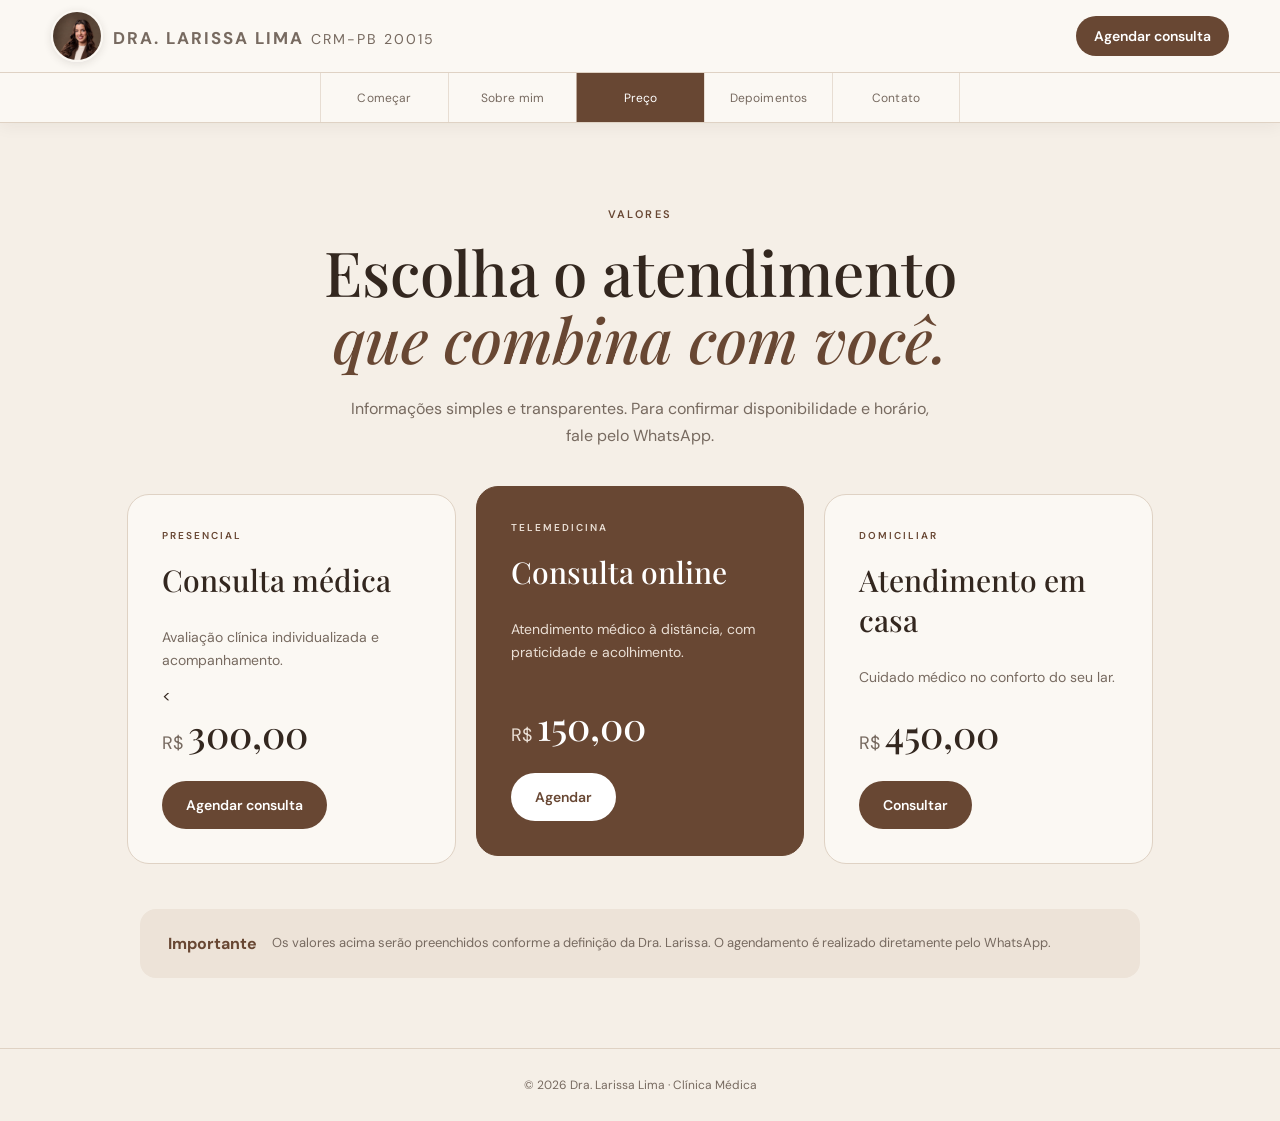
<file: preco.html>
<!doctype html>
<html lang="pt-BR">
<head>
<meta charset="utf-8"><meta name="viewport" content="width=device-width,initial-scale=1">
<title>Consulta Médica | Dra. Larissa Lima em João Pessoa - PB</title>
<meta name="description" content="Confira as opções de consulta médica da Dra. Larissa Lima em João Pessoa - PB, incluindo atendimento presencial e telemedicina.">
<link rel="canonical" href="https://www.dralarissalimaa.com.br/preco.html">
<meta property="og:title" content="Consulta Médica | Dra. Larissa Lima em João Pessoa - PB">
<meta property="og:description" content="Confira as opções de consulta médica da Dra. Larissa Lima em João Pessoa - PB, incluindo atendimento presencial e telemedicina.">
<meta property="og:type" content="website">
<meta property="og:url" content="https://www.dralarissalimaa.com.br/preco.html">
<meta property="og:image" content="https://www.dralarissalimaa.com.br/images/dra-larissa-hero.jpg">
<link rel="stylesheet" href="styles.css">
<link rel="icon" href="favicon.svg" type="image/svg+xml">
</head>
<body><a class="skip-link" href="#main">Ir para o conteúdo</a>
<header class="header">
  <div class="header-top">
    <a class="brand" href="index.html">
      <img class="brand-photo" src="images/dra-larissa-hero.jpg" alt="Dra. Larissa Lima">
      <span class="brand-text">
        <strong>Dra. Larissa Lima</strong>
        <small>CRM-PB 20015</small>
      </span>
    </a>

    <a class="header-agendar btn btn-small" href="https://wa.me/5583998023806?text=Ol%C3%A1%2C%20Dra.%20Larissa!%20Gostaria%20de%20agendar%20uma%20consulta.">
      Agendar consulta
    </a>
  </div>

  <nav class="nav nav-horizontal" aria-label="Navegação principal">
    <a href="index.html">Começar</a>
    <a href="sobre.html">Sobre mim</a>
    <a class="active" href="preco.html">Preço</a>
    <a href="depoimentos.html">Depoimentos</a>
    <a href="contato.html">Contato</a>
  </nav>
</header>  
<main id="main">
<section class="price-head">
  <p class="eyebrow">VALORES</p>
  <h1>Escolha o atendimento<br><em>que combina com você.</em></h1>
  <p>Informações simples e transparentes. Para confirmar disponibilidade e horário, fale pelo WhatsApp.</p>
</section>

<section class="prices">
  <article class="price-card">
    <span class="price-label">PRESENCIAL</span>
    <h2>Consulta médica</h2>
    <p>Avaliação clínica individualizada e acompanhamento.</p>
    <<div class="price">R$ <strong>300,00</strong></div>
    <a class="btn" href="https://wa.me/5583998023806?text=Ol%C3%A1%2C%20Dra.%20Larissa!%20Gostaria%20de%20agendar%20uma%20consulta%20presencial." aria-label="Agendar consulta presencial">Agendar consulta</a>
  </article>

  <article class="price-card featured">
    <span class="price-label">TELEMEDICINA</span>
    <h2>Consulta online</h2>
    <p>Atendimento médico à distância, com praticidade e acolhimento.</p>
    <div class="price">R$ <strong>150,00</strong></div>
    <a class="btn" href="https://wa.me/5583998023806?text=Ol%C3%A1%2C%20Dra.%20Larissa!%20Gostaria%20de%20agendar%20uma%20teleconsulta.">Agendar</a>
  </article>

  <article class="price-card">
    <span class="price-label">DOMICILIAR</span>
    <h2>Atendimento em casa</h2>
    <p>Cuidado médico no conforto do seu lar.</p>
    <div class="price">R$ <strong>450,00</strong></div>
    <a class="btn" href="https://wa.me/5583998023806?text=Ol%C3%A1%2C%20Dra.%20Larissa!%20Gostaria%20de%20informa%C3%A7%C3%B5es%20sobre%20atendimento%20domiciliar.">Consultar</a>
  </article>
</section>

<section class="price-note">
  <strong>Importante</strong>
  <p>Os valores acima serão preenchidos conforme a definição da Dra. Larissa. O agendamento é realizado diretamente pelo WhatsApp.</p>
</section>
</main>

<footer>© 2026 Dra. Larissa Lima · Clínica Médica</footer>
<a class="mobile-whatsapp" href="https://wa.me/5583998023806?text=Ol%C3%A1%2C%20Dra.%20Larissa!%20Gostaria%20de%20agendar%20uma%20consulta.">Agendar pelo WhatsApp</a>
<script src="lead-capture.js"></script>
</body>
</html>
</file>
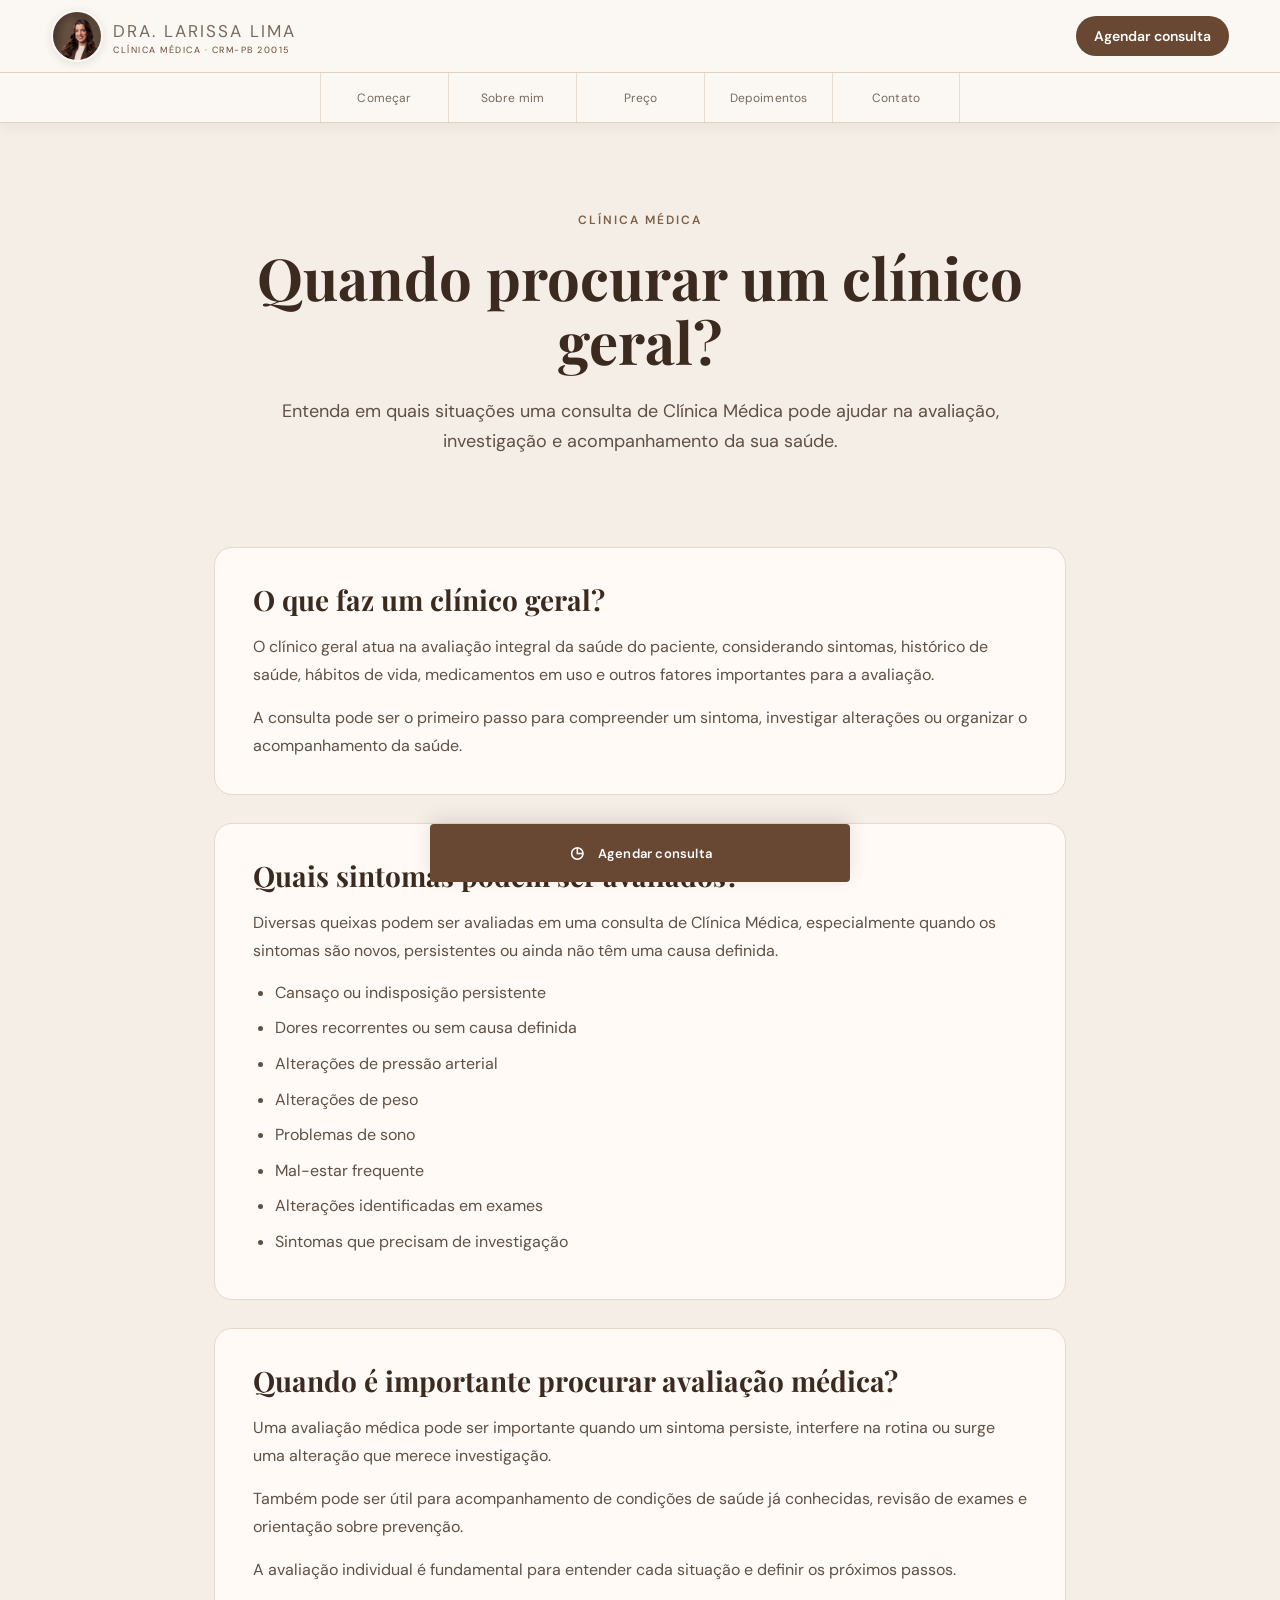
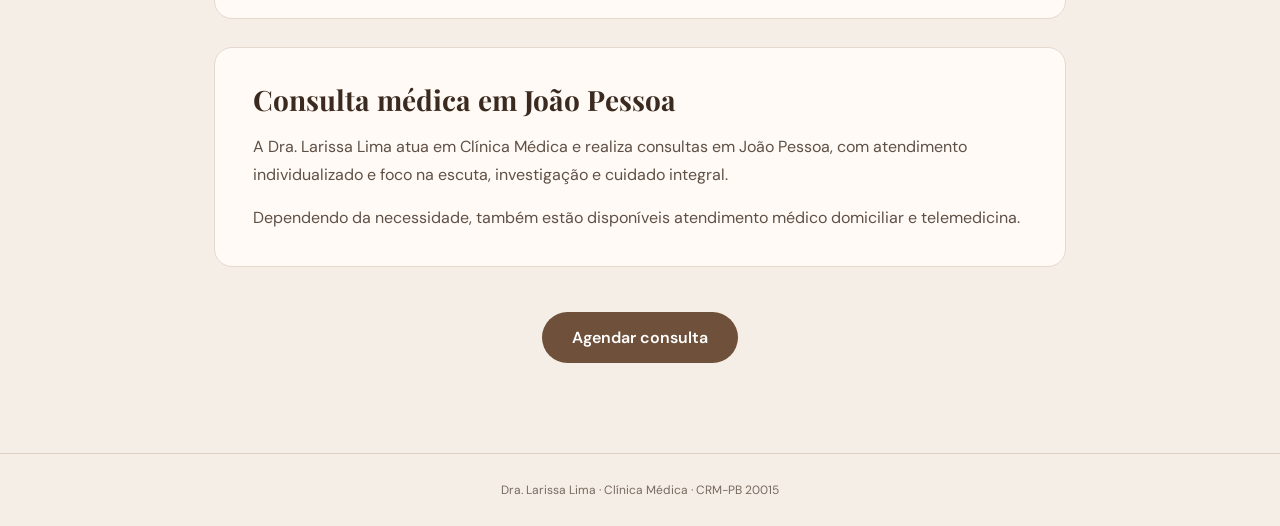
<file: quando-procurar-clinico-geral.html>
<!DOCTYPE html>
<html lang="pt-BR">
<head>
  <meta charset="UTF-8">
  <meta name="viewport" content="width=device-width, initial-scale=1.0">

  <title>Quando Procurar um Clínico Geral? | Dra. Larissa Lima</title>

  <meta name="description" content="Saiba quando procurar um clínico geral, quais sintomas podem ser avaliados e como uma consulta de Clínica Médica pode ajudar na investigação e no acompanhamento da sua saúde.">

  <link rel="canonical" href="https://www.dralarissalimaa.com.br/quando-procurar-clinico-geral.html">

  <meta property="og:title" content="Quando Procurar um Clínico Geral? | Dra. Larissa Lima">
  <meta property="og:description" content="Entenda quando procurar um clínico geral e quais situações podem ser avaliadas em uma consulta de Clínica Médica.">
  <meta property="og:type" content="article">
  <meta property="og:url" content="https://www.dralarissalimaa.com.br/quando-procurar-clinico-geral.html">
  <meta property="og:image" content="https://www.dralarissalimaa.com.br/images/dra-larissa-hero.jpg">

  <link rel="stylesheet" href="styles.css">
</head>

<body class="consulta-page">

<header class="header">

  <div class="header-top">

    <a href="index.html" class="brand">

      <img
        src="images/dra-larissa-hero.jpg"
        alt="Dra. Larissa Lima"
        class="brand-photo"
      >

      <span class="brand-text">
        Dra. Larissa Lima
        <span class="brand-meta">Clínica Médica · CRM-PB 20015</span>
      </span>

    </a>

    <a
      href="https://wa.me/5583998023806?text=Ol%C3%A1%2C%20Dra.%20Larissa!%20Gostaria%20de%20agendar%20uma%20consulta."
      class="btn btn-small header-agendar"
      target="_blank"
      rel="noopener"
    >
      Agendar consulta
    </a>

  </div>

  <nav class="nav nav-horizontal">

    <a href="index.html">Começar</a>
    <a href="sobre.html">Sobre mim</a>
    <a href="preco.html">Preço</a>
    <a href="depoimentos.html">Depoimentos</a>
    <a href="contato.html">Contato</a>

  </nav>

</header>


<main>

  <section class="consulta-hero">

    <div class="consulta-hero-inner">

      <span class="eyebrow">
        CLÍNICA MÉDICA
      </span>

      <h1>
        Quando procurar um clínico geral?
      </h1>

      <p class="consulta-intro">
        Entenda em quais situações uma consulta de Clínica Médica
        pode ajudar na avaliação, investigação e acompanhamento da sua saúde.
      </p>

    </div>

  </section>


  <section class="consulta-content">


    <article class="consulta-card">

      <h2>
        O que faz um clínico geral?
      </h2>

      <p>
        O clínico geral atua na avaliação integral da saúde do paciente,
        considerando sintomas, histórico de saúde, hábitos de vida,
        medicamentos em uso e outros fatores importantes para a avaliação.
      </p>

      <p>
        A consulta pode ser o primeiro passo para compreender um sintoma,
        investigar alterações ou organizar o acompanhamento da saúde.
      </p>

    </article>


    <article class="consulta-card">

      <h2>
        Quais sintomas podem ser avaliados?
      </h2>

      <p>
        Diversas queixas podem ser avaliadas em uma consulta de Clínica Médica,
        especialmente quando os sintomas são novos, persistentes ou ainda não
        têm uma causa definida.
      </p>

      <ul>

        <li>Cansaço ou indisposição persistente</li>

        <li>Dores recorrentes ou sem causa definida</li>

        <li>Alterações de pressão arterial</li>

        <li>Alterações de peso</li>

        <li>Problemas de sono</li>

        <li>Mal-estar frequente</li>

        <li>Alterações identificadas em exames</li>

        <li>Sintomas que precisam de investigação</li>

      </ul>

    </article>


    <article class="consulta-card">

      <h2>
        Quando é importante procurar avaliação médica?
      </h2>

      <p>
        Uma avaliação médica pode ser importante quando um sintoma persiste,
        interfere na rotina ou surge uma alteração que merece investigação.
      </p>

      <p>
        Também pode ser útil para acompanhamento de condições de saúde já
        conhecidas, revisão de exames e orientação sobre prevenção.
      </p>

      <p>
        A avaliação individual é fundamental para entender cada situação
        e definir os próximos passos.
      </p>

    </article>


    <article class="consulta-card">

      <h2>
        Consulta médica em João Pessoa
      </h2>

      <p>
        A Dra. Larissa Lima atua em Clínica Médica e realiza consultas
        em João Pessoa, com atendimento individualizado e foco na escuta,
        investigação e cuidado integral.
      </p>

      <p>
        Dependendo da necessidade, também estão disponíveis atendimento
        médico domiciliar e telemedicina.
      </p>

    </article>


    <div class="consulta-cta">

      <a
        href="https://wa.me/5583998023806?text=Ol%C3%A1%2C%20Dra.%20Larissa!%20Gostaria%20de%20agendar%20uma%20consulta."
        target="_blank"
        rel="noopener"
      >
        Agendar consulta
      </a>

    </div>

  </section>

</main>


<footer>

  Dra. Larissa Lima · Clínica Médica · CRM-PB 20015

</footer>


<a
  href="https://wa.me/5583998023806?text=Ol%C3%A1%2C%20Dra.%20Larissa!%20Gostaria%20de%20agendar%20uma%20consulta."
  class="sticky-appointment"
  target="_blank"
  rel="noopener"
>
  <span class="calendar-icon">◷</span>
  Agendar consulta
</a>


</body>
</html>
</file>
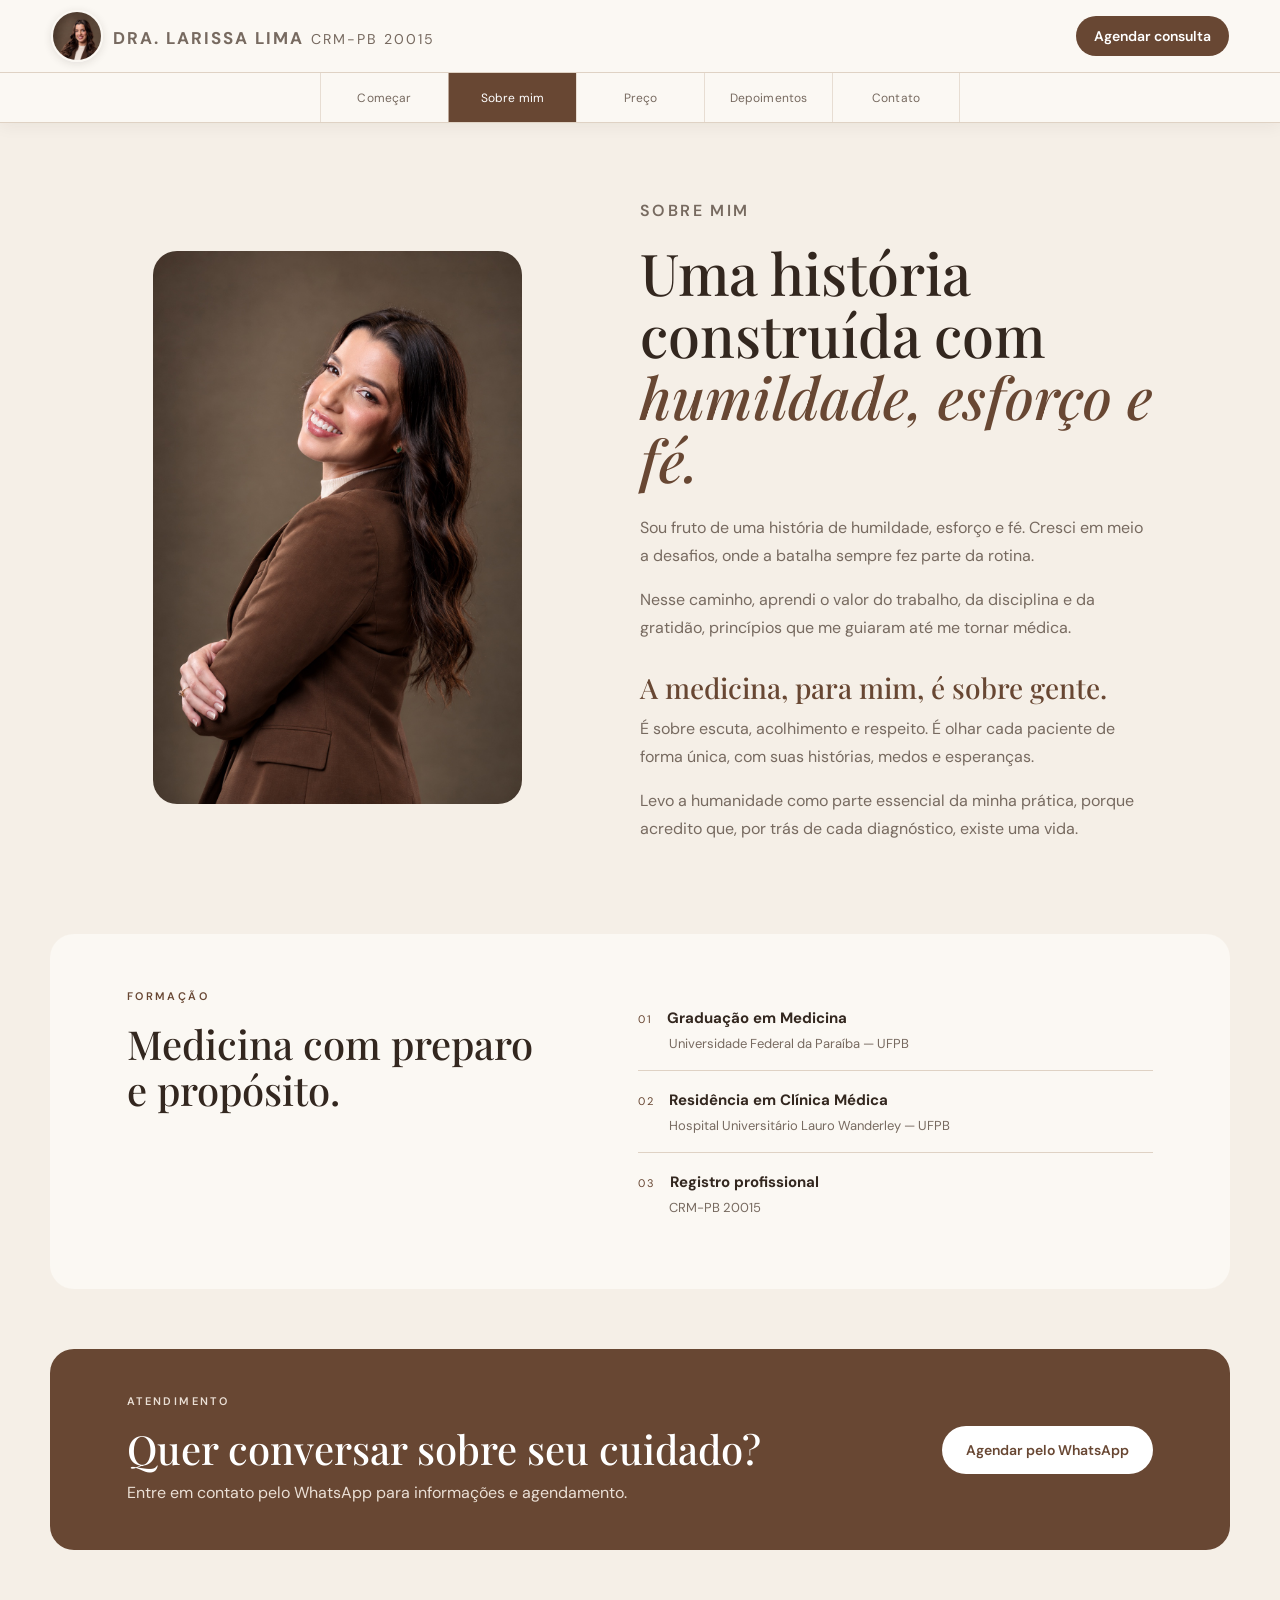
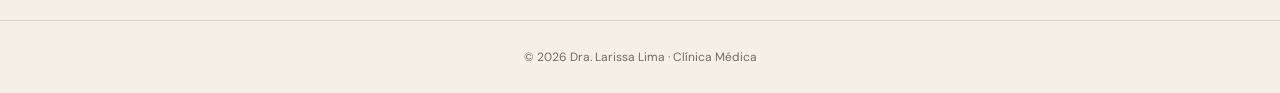
<file: sobre.html>
<!doctype html>
<html lang="pt-BR">
<head>
<meta charset="utf-8"><meta name="viewport" content="width=device-width,initial-scale=1">
<title>Sobre a Dra. Larissa Lima | Clínica Médica em João Pessoa - PB</title>
<meta name="description" content="Conheça a história, formação e propósito da Dra. Larissa Lima, médica de Clínica Médica em João Pessoa - PB.">
<link rel="canonical" href="https://www.dralarissalimaa.com.br/sobre.html">
<meta property="og:title" content="Sobre a Dra. Larissa Lima | Clínica Médica em João Pessoa - PB">
<meta property="og:description" content="Conheça a história, formação e propósito da Dra. Larissa Lima, médica de Clínica Médica em João Pessoa - PB.">
<meta property="og:type" content="website">
<meta property="og:url" content="https://www.dralarissalimaa.com.br/sobre.html">
<meta property="og:image" content="https://www.dralarissalimaa.com.br/images/dra-larissa-sobre.jpg">
<link rel="stylesheet" href="styles.css">
<link rel="icon" href="favicon.svg" type="image/svg+xml">
</head>
<body><a class="skip-link" href="#main">Ir para o conteúdo</a>

  <header class="header">
  <div class="header-top">
    <a class="brand" href="index.html">
      <img class="brand-photo" src="images/dra-larissa-hero.jpg" alt="Dra. Larissa Lima">
      <span class="brand-text">
        <strong>Dra. Larissa Lima</strong>
        <small>CRM-PB 20015</small>
      </span>
    </a>

    <a class="header-agendar btn btn-small" href="https://wa.me/5583998023806?text=Ol%C3%A1%2C%20Dra.%20Larissa!%20Gostaria%20de%20agendar%20uma%20consulta.">
      Agendar consulta
    </a>
  </div>

  <nav class="nav nav-horizontal" aria-label="Navegação principal">
    <a href="index.html">Começar</a>
    <a class="active" href="sobre.html">Sobre mim</a>
    <a href="preco.html">Preço</a>
    <a href="depoimentos.html">Depoimentos</a>
    <a href="contato.html">Contato</a>
  </nav>
</header>

<main id="main">
<section class="about-hero">
  <div class="about-photo"><img src="images/dra-larissa-sobre.jpg" alt="Dra. Larissa Lima"></div>
  <div class="about-copy">
    <p class="eyebrow">SOBRE MIM</p>
    <h1>Uma história construída com <em>humildade, esforço e fé.</em></h1>
    <p>Sou fruto de uma história de humildade, esforço e fé. Cresci em meio a desafios, onde a batalha sempre fez parte da rotina.</p>
    <p>Nesse caminho, aprendi o valor do trabalho, da disciplina e da gratidão, princípios que me guiaram até me tornar médica.</p>
    <p class="highlight">A medicina, para mim, é sobre gente.</p>
    <p>É sobre escuta, acolhimento e respeito. É olhar cada paciente de forma única, com suas histórias, medos e esperanças.</p>
    <p>Levo a humanidade como parte essencial da minha prática, porque acredito que, por trás de cada diagnóstico, existe uma vida.</p>
  </div>
</section>

<section class="formation">
  <div><p class="eyebrow">FORMAÇÃO</p><h2>Medicina com preparo e propósito.</h2></div>
  <div class="formation-list">
    <div><span>01</span><strong>Graduação em Medicina</strong><p>Universidade Federal da Paraíba — UFPB</p></div>
    <div><span>02</span><strong>Residência em Clínica Médica</strong><p>Hospital Universitário Lauro Wanderley — UFPB</p></div>
    <div><span>03</span><strong>Registro profissional</strong><p>CRM-PB 20015</p></div>
  </div>
</section>

<section class="about-cta">
  <div><p class="eyebrow">ATENDIMENTO</p><h2>Quer conversar sobre seu cuidado?</h2><p>Entre em contato pelo WhatsApp para informações e agendamento.</p></div>
  <a class="btn" href="https://wa.me/5583998023806?text=Ol%C3%A1%2C%20Dra.%20Larissa!%20Gostaria%20de%20agendar%20uma%20consulta.">Agendar pelo WhatsApp</a>
</section>
</main>
<footer>© 2026 Dra. Larissa Lima · Clínica Médica</footer>
<a class="mobile-whatsapp" href="https://wa.me/5583998023806?text=Ol%C3%A1%2C%20Dra.%20Larissa!%20Gostaria%20de%20agendar%20uma%20consulta.">Agendar pelo WhatsApp</a>
</body>
</html>
</file>
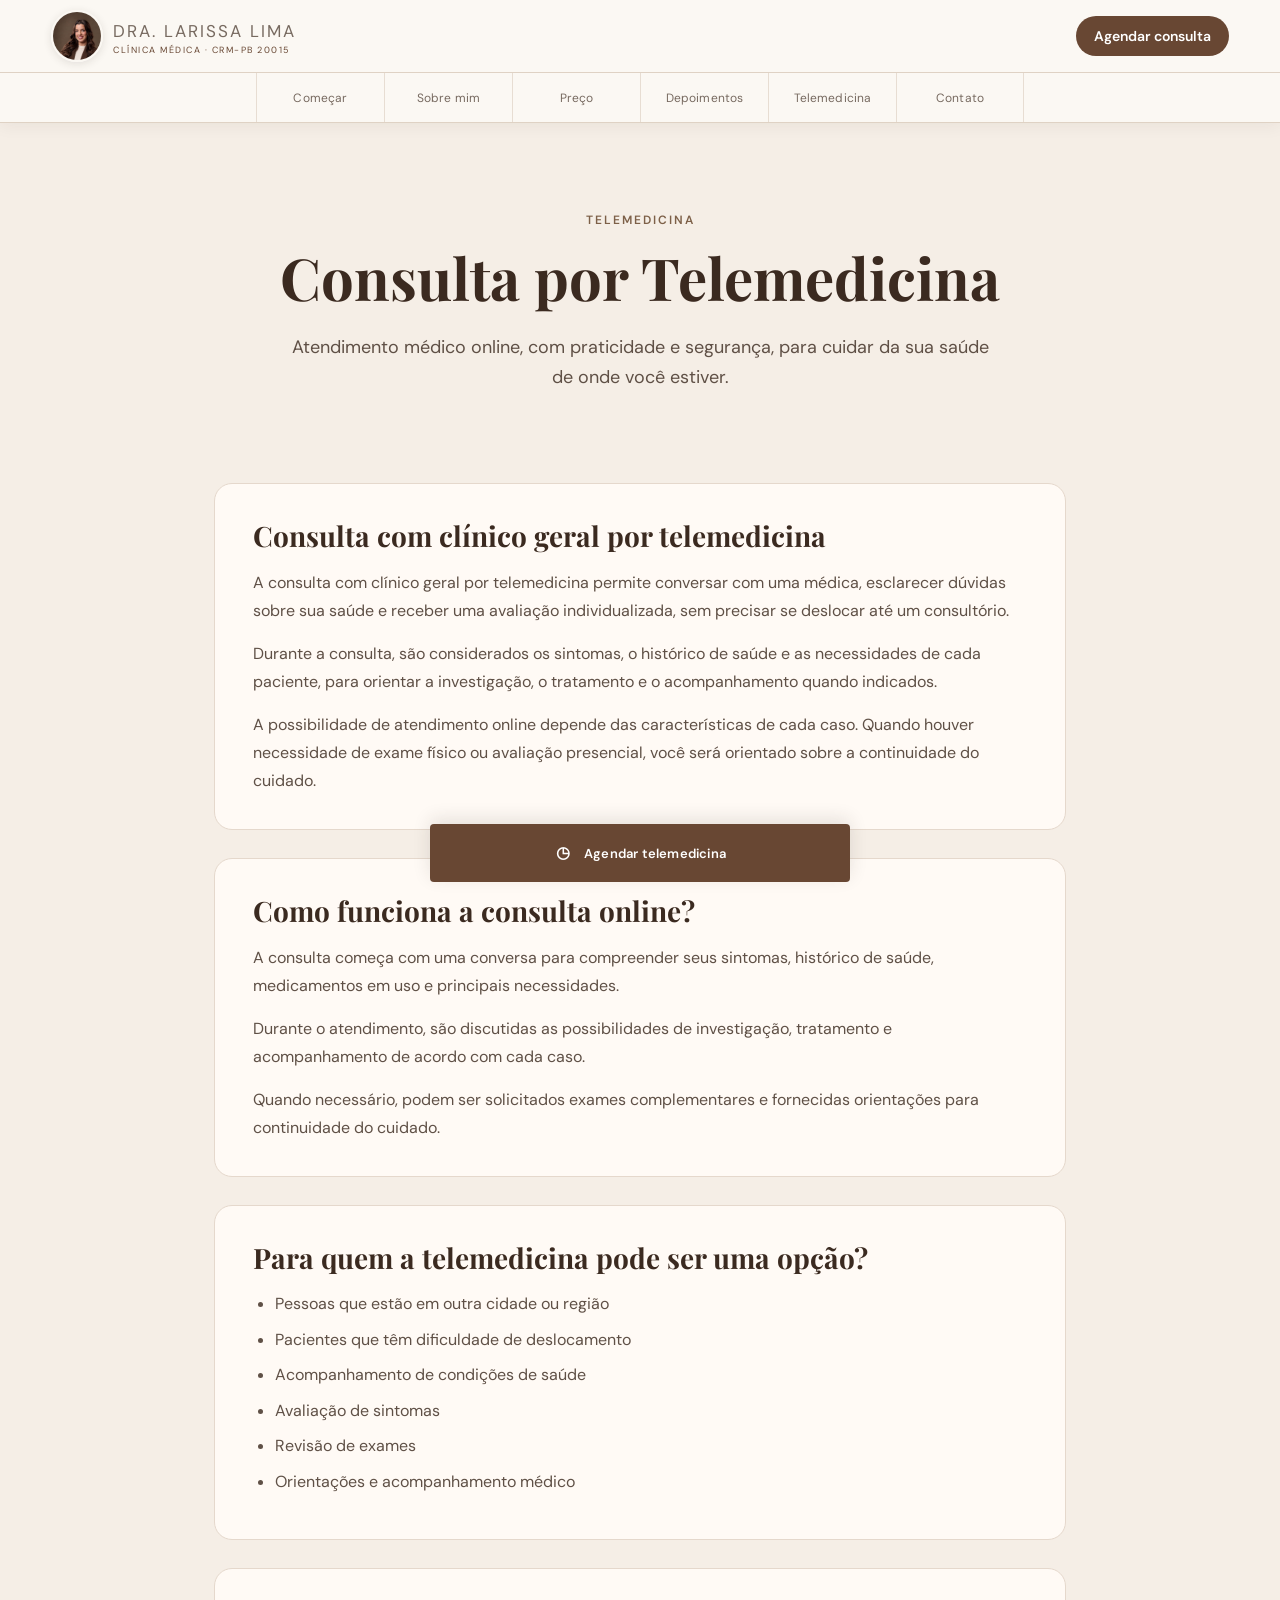
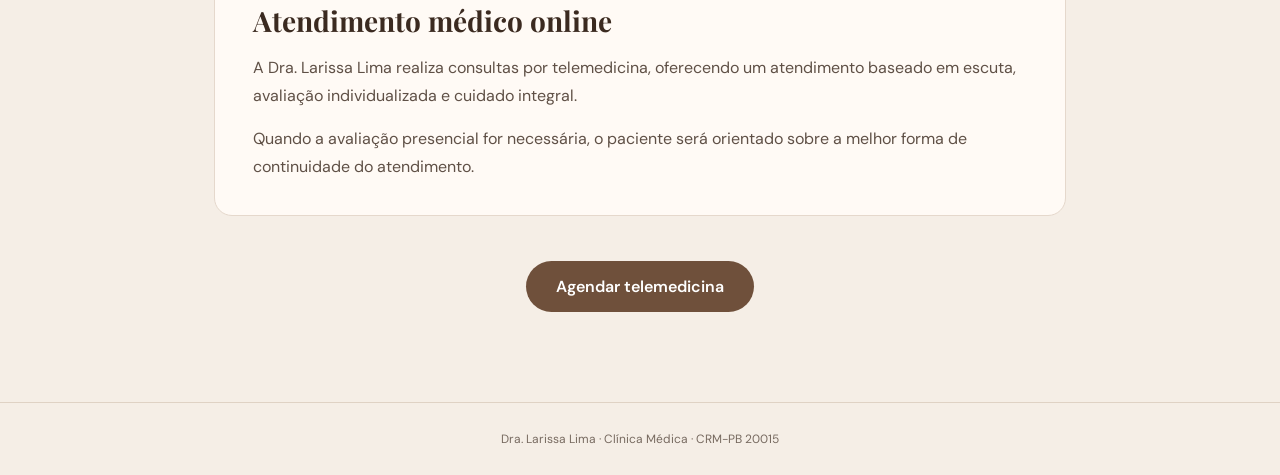
<file: telemedicina.html>
<!DOCTYPE html>
<html lang="pt-BR">
<head>
  <meta charset="UTF-8">
  <meta name="viewport" content="width=device-width, initial-scale=1.0">

  <title>Telemedicina e Consulta Online | Dra. Larissa Lima</title>

  <meta name="description" content="Agende sua consulta médica por telemedicina com a Dra. Larissa Lima, médica de Clínica Médica. Atendimento online individualizado, avaliação clínica e acompanhamento.">

  <link rel="canonical" href="https://www.dralarissalimaa.com.br/telemedicina.html">

  <meta property="og:title" content="Telemedicina | Consulta Médica Online | Dra. Larissa Lima">
  <meta property="og:description" content="Consulta médica por telemedicina com a Dra. Larissa Lima, médica de Clínica Médica.">
  <meta property="og:type" content="website">
  <meta property="og:url" content="https://www.dralarissalimaa.com.br/telemedicina.html">
  <meta property="og:image" content="https://www.dralarissalimaa.com.br/images/dra-larissa-hero.jpg">

  <link rel="stylesheet" href="styles.css">
</head>

<body class="consulta-page">

<header class="header">

  <div class="header-top">

    <a href="index.html" class="brand">

      <img
        src="images/dra-larissa-hero.jpg"
        alt="Dra. Larissa Lima"
        class="brand-photo"
      >

      <span class="brand-text">
        Dra. Larissa Lima
        <span class="brand-meta">Clínica Médica · CRM-PB 20015</span>
      </span>

    </a>

    <a
      href="https://wa.me/5583998023806?text=Ol%C3%A1%2C%20Dra.%20Larissa!%20Gostaria%20de%20agendar%20uma%20consulta%20por%20telemedicina."
      class="btn btn-small header-agendar"
      target="_blank"
      rel="noopener"
    >
      Agendar consulta
    </a>

  </div>

  <nav class="nav nav-horizontal">

    <a href="index.html">Começar</a>
    <a href="sobre.html">Sobre mim</a>
    <a href="preco.html">Preço</a>
    <a href="depoimentos.html">Depoimentos</a>
    <a href="telemedicina.html">Telemedicina</a>
    <a href="contato.html">Contato</a>

  </nav>

</header>


<main>

  <section class="consulta-hero">

    <div class="consulta-hero-inner">

      <span class="eyebrow">
        TELEMEDICINA
      </span>

      <h1>
        Consulta por Telemedicina
      </h1>

      <p class="consulta-intro">
        Atendimento médico online, com praticidade e segurança,
        para cuidar da sua saúde de onde você estiver.
      </p>

    </div>

  </section>


  <section class="consulta-content">


<article class="consulta-card">
  <h2>Consulta com clínico geral por telemedicina</h2>

  <p>A consulta com clínico geral por telemedicina permite conversar com uma médica, esclarecer dúvidas sobre sua saúde e receber uma avaliação individualizada, sem precisar se deslocar até um consultório.</p>

  <p>Durante a consulta, são considerados os sintomas, o histórico de saúde e as necessidades de cada paciente, para orientar a investigação, o tratamento e o acompanhamento quando indicados.</p>

  <p>A possibilidade de atendimento online depende das características de cada caso. Quando houver necessidade de exame físico ou avaliação presencial, você será orientado sobre a continuidade do cuidado.</p>
</article>


    <article class="consulta-card">

      <h2>
        Como funciona a consulta online?
      </h2>

      <p>
        A consulta começa com uma conversa para compreender seus
        sintomas, histórico de saúde, medicamentos em uso e principais
        necessidades.
      </p>

      <p>
        Durante o atendimento, são discutidas as possibilidades de
        investigação, tratamento e acompanhamento de acordo com cada caso.
      </p>

      <p>
        Quando necessário, podem ser solicitados exames complementares
        e fornecidas orientações para continuidade do cuidado.
      </p>

    </article>


    <article class="consulta-card">

      <h2>
        Para quem a telemedicina pode ser uma opção?
      </h2>

      <ul>

        <li>Pessoas que estão em outra cidade ou região</li>

        <li>Pacientes que têm dificuldade de deslocamento</li>

        <li>Acompanhamento de condições de saúde</li>

        <li>Avaliação de sintomas</li>

        <li>Revisão de exames</li>

        <li>Orientações e acompanhamento médico</li>

      </ul>

    </article>


    <article class="consulta-card">

      <h2>
        Atendimento médico online
      </h2>

      <p>
        A Dra. Larissa Lima realiza consultas por telemedicina,
        oferecendo um atendimento baseado em escuta, avaliação
        individualizada e cuidado integral.
      </p>

      <p>
        Quando a avaliação presencial for necessária, o paciente será
        orientado sobre a melhor forma de continuidade do atendimento.
      </p>

    </article>


    <div class="consulta-cta">

      <a
        href="https://wa.me/5583998023806?text=Ol%C3%A1%2C%20Dra.%20Larissa!%20Gostaria%20de%20agendar%20uma%20consulta%20por%20telemedicina."
        target="_blank"
        rel="noopener"
      >
        Agendar telemedicina
      </a>

    </div>

  </section>

</main>


<footer>

  Dra. Larissa Lima · Clínica Médica · CRM-PB 20015

</footer>


<a
  href="https://wa.me/5583998023806?text=Ol%C3%A1%2C%20Dra.%20Larissa!%20Gostaria%20de%20agendar%20uma%20consulta%20por%20telemedicina."
  class="sticky-appointment"
  target="_blank"
  rel="noopener"
>
  <span class="calendar-icon">◷</span>
  Agendar telemedicina
</a>


</body>
</html>
</file>
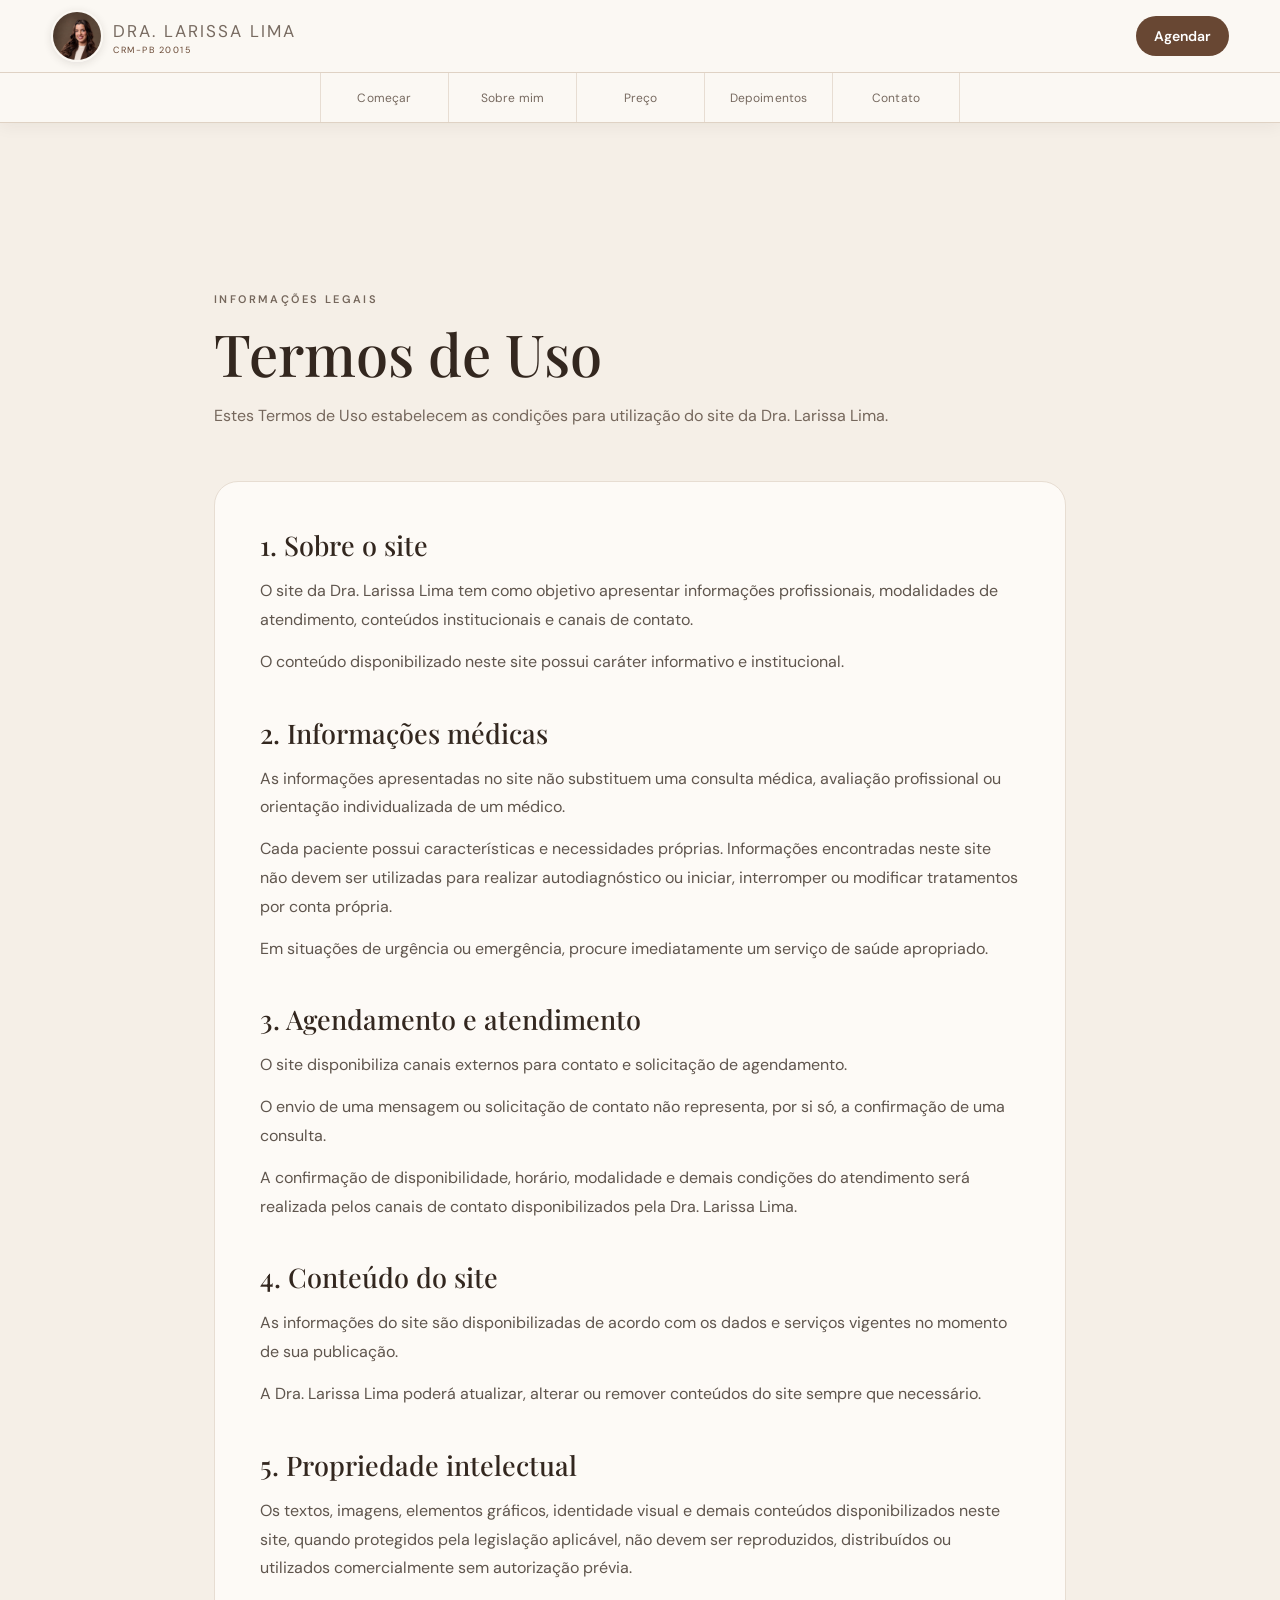
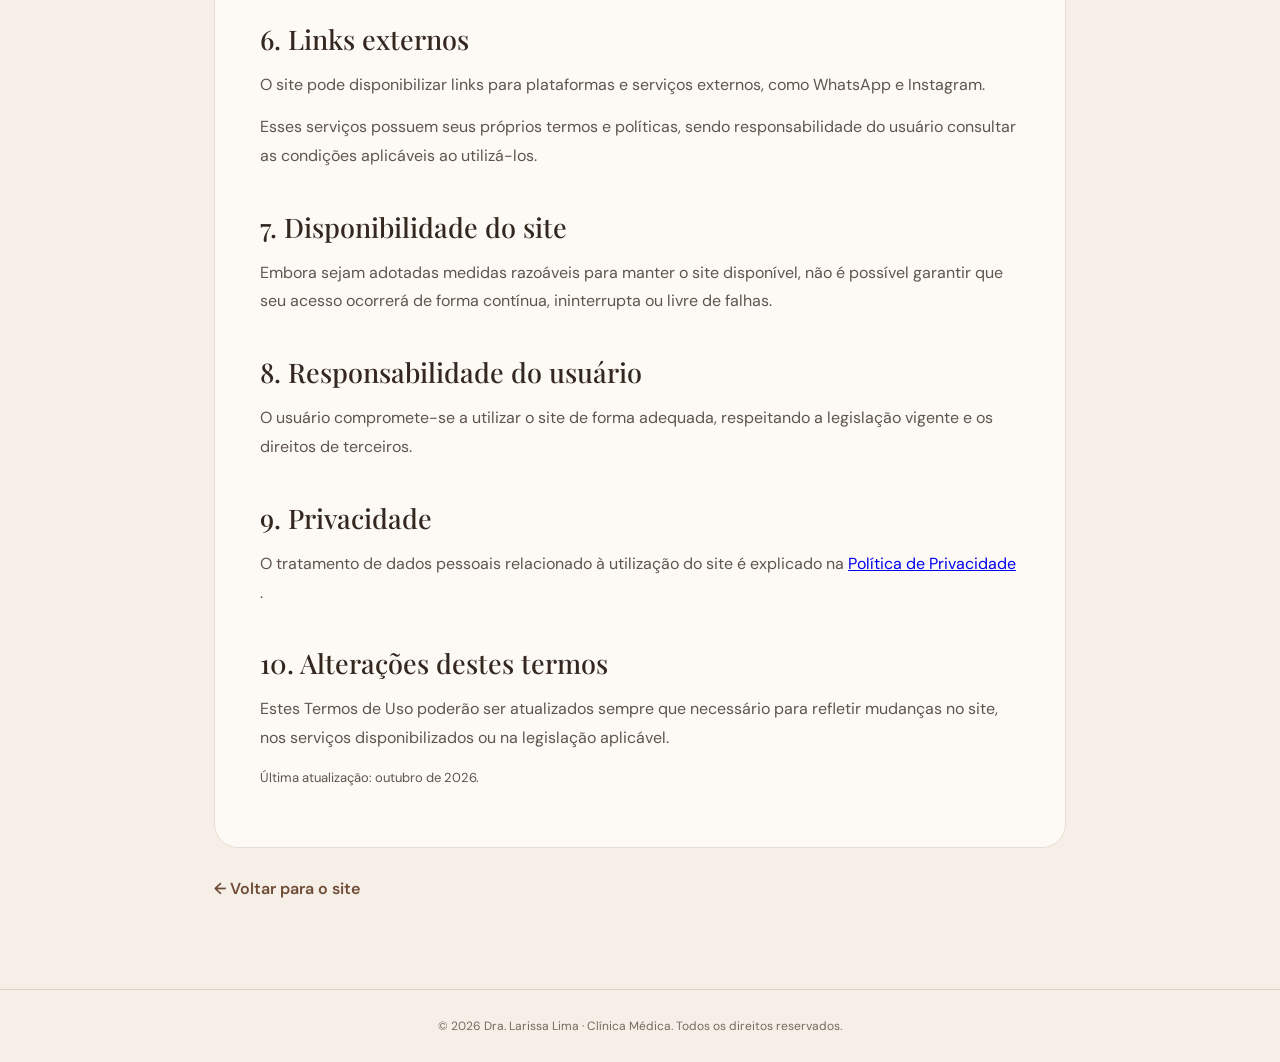
<file: termos-de-uso.html>
<!doctype html>
<html lang="pt-BR">

<head>

  <!-- Google tag (gtag.js) -->
  <script async src="https://www.googletagmanager.com/gtag/js?id=G-GS2WJ54Y5F"></script>

  <script>
    window.dataLayer = window.dataLayer || [];
    function gtag(){dataLayer.push(arguments);}

    gtag('js', new Date());
    gtag('config', 'G-GS2WJ54Y5F');
  </script>

  <meta charset="utf-8">
  <meta name="viewport" content="width=device-width,initial-scale=1">

  <title>Termos de Uso | Dra. Larissa Lima</title>

  <meta
    name="description"
    content="Termos de Uso do site da Dra. Larissa Lima, médica de Clínica Médica."
  >

  <link
    rel="canonical"
    href="https://www.dralarissalimaa.com.br/termos-de-uso.html"
  >

  <link rel="stylesheet" href="styles.css">
  <link rel="icon" href="favicon.svg" type="image/svg+xml">

  <style>
    .legal-page {
      padding: 150px 24px 90px;
      max-width: 900px;
      margin: 0 auto;
    }

    .legal-header {
      margin-bottom: 50px;
    }

    .legal-header .eyebrow {
      margin-bottom: 12px;
    }

    .legal-header h1 {
      margin: 0;
      font-family: "Playfair Display", serif;
      font-size: clamp(38px, 5vw, 58px);
      line-height: 1.08;
      font-weight: 500;
    }

    .legal-header p {
      margin-top: 18px;
      max-width: 720px;
      line-height: 1.8;
      color: #75675c;
    }

    .legal-content {
      background: #fdfaf6;
      border: 1px solid #e7ddd2;
      border-radius: 24px;
      padding: 45px;
    }

    .legal-content section {
      margin-bottom: 38px;
    }

    .legal-content section:last-child {
      margin-bottom: 0;
    }

    .legal-content h2 {
      margin: 0 0 14px;
      font-family: "Playfair Display", serif;
      font-size: 27px;
      font-weight: 500;
    }

    .legal-content p {
      margin: 0 0 13px;
      line-height: 1.8;
      color: #5f554d;
    }

    .legal-content ul {
      margin: 10px 0 0 20px;
      padding: 0;
      color: #5f554d;
    }

    .legal-content li {
      margin-bottom: 9px;
      line-height: 1.7;
    }

    .legal-back {
      display: inline-block;
      margin-top: 30px;
      color: #704c37;
      text-decoration: none;
      font-weight: 600;
    }

    .legal-back:hover {
      text-decoration: underline;
    }

    .legal-updated {
      margin-top: 28px;
      font-size: 13px;
      color: #8b7d72;
    }

    @media(max-width:850px){

      .legal-page {
        padding: 135px 18px 60px;
      }

      .legal-header {
        margin-bottom: 30px;
      }

      .legal-header h1 {
        font-size: 38px;
      }

      .legal-content {
        padding: 28px 22px;
        border-radius: 20px;
      }

      .legal-content h2 {
        font-size: 24px;
      }

      .legal-content p,
      .legal-content li {
        font-size: 15px;
        line-height: 1.75;
      }

    }
  </style>

</head>


<body>

  <a class="skip-link" href="#conteudo">
    Ir para o conteúdo
  </a>


  <header class="header">

    <div class="header-top">

      <a class="brand" href="index.html">

        <img
          class="brand-photo"
          src="images/dra-larissa-hero.jpg"
          alt="Dra. Larissa Lima"
        >

        <span class="brand-text">
          Dra. Larissa Lima
          <span class="brand-meta">CRM-PB 20015</span>
        </span>

      </a>


      <a
        class="btn btn-small header-agendar"
        href="https://wa.me/5583998023806?text=Ol%C3%A1%2C%20Dra.%20Larissa!%20Gostaria%20de%20agendar%20uma%20consulta."
      >
        Agendar
      </a>

    </div>


    <nav class="nav nav-horizontal" aria-label="Navegação principal">

      <a href="index.html#home">Começar</a>
      <a href="index.html#sobre">Sobre mim</a>
      <a href="index.html#preco">Preço</a>
      <a href="index.html#depoimentos">Depoimentos</a>
      <a href="index.html#contato">Contato</a>

    </nav>

  </header>


  <main id="conteudo">

    <section class="legal-page">

      <div class="legal-header">

        <p class="eyebrow">INFORMAÇÕES LEGAIS</p>

        <h1>Termos de Uso</h1>

        <p>
          Estes Termos de Uso estabelecem as condições para utilização
          do site da Dra. Larissa Lima.
        </p>

      </div>


      <div class="legal-content">


        <section>

          <h2>1. Sobre o site</h2>

          <p>
            O site da Dra. Larissa Lima tem como objetivo apresentar
            informações profissionais, modalidades de atendimento,
            conteúdos institucionais e canais de contato.
          </p>

          <p>
            O conteúdo disponibilizado neste site possui caráter
            informativo e institucional.
          </p>

        </section>


        <section>

          <h2>2. Informações médicas</h2>

          <p>
            As informações apresentadas no site não substituem uma
            consulta médica, avaliação profissional ou orientação
            individualizada de um médico.
          </p>

          <p>
            Cada paciente possui características e necessidades
            próprias. Informações encontradas neste site não devem
            ser utilizadas para realizar autodiagnóstico ou iniciar,
            interromper ou modificar tratamentos por conta própria.
          </p>

          <p>
            Em situações de urgência ou emergência, procure
            imediatamente um serviço de saúde apropriado.
          </p>

        </section>


        <section>

          <h2>3. Agendamento e atendimento</h2>

          <p>
            O site disponibiliza canais externos para contato e
            solicitação de agendamento.
          </p>

          <p>
            O envio de uma mensagem ou solicitação de contato não
            representa, por si só, a confirmação de uma consulta.
          </p>

          <p>
            A confirmação de disponibilidade, horário, modalidade
            e demais condições do atendimento será realizada pelos
            canais de contato disponibilizados pela Dra. Larissa Lima.
          </p>

        </section>


        <section>

          <h2>4. Conteúdo do site</h2>

          <p>
            As informações do site são disponibilizadas de acordo
            com os dados e serviços vigentes no momento de sua
            publicação.
          </p>

          <p>
            A Dra. Larissa Lima poderá atualizar, alterar ou remover
            conteúdos do site sempre que necessário.
          </p>

        </section>


        <section>

          <h2>5. Propriedade intelectual</h2>

          <p>
            Os textos, imagens, elementos gráficos, identidade visual
            e demais conteúdos disponibilizados neste site, quando
            protegidos pela legislação aplicável, não devem ser
            reproduzidos, distribuídos ou utilizados comercialmente
            sem autorização prévia.
          </p>

        </section>


        <section>

          <h2>6. Links externos</h2>

          <p>
            O site pode disponibilizar links para plataformas e
            serviços externos, como WhatsApp e Instagram.
          </p>

          <p>
            Esses serviços possuem seus próprios termos e políticas,
            sendo responsabilidade do usuário consultar as condições
            aplicáveis ao utilizá-los.
          </p>

        </section>


        <section>

          <h2>7. Disponibilidade do site</h2>

          <p>
            Embora sejam adotadas medidas razoáveis para manter o
            site disponível, não é possível garantir que seu acesso
            ocorrerá de forma contínua, ininterrupta ou livre de
            falhas.
          </p>

        </section>


        <section>

          <h2>8. Responsabilidade do usuário</h2>

          <p>
            O usuário compromete-se a utilizar o site de forma
            adequada, respeitando a legislação vigente e os direitos
            de terceiros.
          </p>

        </section>


        <section>

          <h2>9. Privacidade</h2>

          <p>
            O tratamento de dados pessoais relacionado à utilização
            do site é explicado na
            <a href="politica-de-privacidade.html">
              Política de Privacidade
            </a>.
          </p>

        </section>


        <section>

          <h2>10. Alterações destes termos</h2>

          <p>
            Estes Termos de Uso poderão ser atualizados sempre que
            necessário para refletir mudanças no site, nos serviços
            disponibilizados ou na legislação aplicável.
          </p>

          <p class="legal-updated">
            Última atualização: outubro de 2026.
          </p>

        </section>


      </div>


      <a class="legal-back" href="index.html">
        ← Voltar para o site
      </a>

    </section>

  </main>


  <footer>
    © 2026 Dra. Larissa Lima · Clínica Médica. Todos os direitos reservados.
  </footer>


  <script src="script.js"></script>

</body>

</html>
</file>
<file: styles.css>
@import url('https://fonts.googleapis.com/css2?family=DM+Sans:wght@400;500;600&family=Playfair+Display:ital,wght@0,500;0,600;1,500&display=swap');
:root{--bg:#f5efe7;--paper:#fbf8f3;--brown:#684733;--dark:#33271f;--muted:#776a60;--line:#dfd2c4}
*{box-sizing:border-box}html{scroll-behavior:smooth}body{margin:0;background:var(--bg);color:var(--dark);font-family:'DM Sans',sans-serif}.header{height:78px;display:flex;align-items:center;gap:30px;padding:0 6%;border-bottom:1px solid var(--line);background:rgba(245,239,231,.96);position:sticky;top:0;z-index:5}.brand{color:var(--dark);text-decoration:none;font-family:'Playfair Display',serif;font-size:20px;line-height:1}.brand span{display:block;font-family:'DM Sans';font-size:10px;letter-spacing:2px;text-transform:uppercase;color:var(--muted);margin-top:6px}.nav{display:flex;gap:25px;margin-left:auto}.nav a{color:var(--muted);text-decoration:none;font-size:14px}.nav a.active,.nav a:hover{color:var(--brown)}.btn{display:inline-block;background:var(--brown);color:#fff;text-decoration:none;border-radius:999px;padding:15px 24px;font-weight:600;font-size:14px}.btn-small{padding:11px 18px}.menu-btn{display:none;background:none;border:0;font-size:25px;color:var(--brown)}
.hero{max-width:1180px;margin:auto;min-height:calc(100vh - 78px);display:grid;grid-template-columns:1fr .82fr;align-items:center;gap:7%;padding:70px 6%}.hero-copy{padding:30px 0}.eyebrow{font-size:11px;letter-spacing:2.4px;color:var(--brown);font-weight:600;margin:0 0 18px}.hero h1{font-family:'Playfair Display',serif;font-size:clamp(42px,5vw,68px);line-height:1.08;font-weight:500;margin:0;max-width:690px}.hero h1 em{color:var(--brown);font-style:italic}.lead{font-size:17px;line-height:1.75;color:var(--muted);max-width:560px;margin:25px 0}.actions{display:flex;align-items:center;gap:25px;flex-wrap:wrap}.link{color:var(--brown);font-size:14px;text-decoration:none}.hero-photo{position:relative}.hero-photo img{width:100%;max-height:690px;object-fit:cover;object-position:center top;border-radius:170px 170px 18px 18px;display:block}.crm{position:absolute;right:18px;top:18px;background:var(--paper);padding:10px 14px;border-radius:10px;text-align:center;font-size:9px;letter-spacing:1px;color:var(--muted);box-shadow:0 8px 25px #00000012}.crm strong{font-size:13px;color:var(--brown)}.quick{display:grid;grid-template-columns:repeat(3,1fr);border-top:1px solid var(--line);margin-top:50px;padding-top:24px;gap:20px}.quick strong,.quick span{display:block}.quick strong{font-size:13px;color:var(--dark)}.quick span{font-size:11px;color:var(--muted);margin-top:5px}.intro{max-width:1180px;margin:0 auto 80px;padding:55px 6%;background:var(--paper);display:grid;grid-template-columns:1fr 1fr;gap:10%;border-radius:24px}.intro h2{font:500 40px/1.15 'Playfair Display',serif;margin:0}.intro>p{color:var(--muted);line-height:1.8;margin:0;align-self:end}footer{text-align:center;padding:28px;color:var(--muted);font-size:12px;border-top:1px solid var(--line)}
@media(max-width:850px){.header{height:70px;padding:0 5%;justify-content:space-between}.menu-btn{display:block;order:2}.header>.btn{display:none}.nav{display:none;position:absolute;top:70px;left:0;right:0;background:var(--paper);padding:20px 7%;flex-direction:column;gap:18px;border-bottom:1px solid var(--line);box-shadow:0 10px 30px #0000000c}.menu-open .nav{display:flex}.hero{grid-template-columns:1fr;gap:35px;padding:45px 6% 60px;min-height:auto}.hero-copy{padding:0}.hero h1{font-size:43px}.lead{font-size:15px}.actions .btn{width:100%;text-align:center}.link{display:none}.quick{margin-top:38px;grid-template-columns:1fr;gap:15px}.hero-photo{order:-1;max-width:520px;margin:auto;width:100%}.hero-photo img{max-height:540px;border-radius:100px 100px 15px 15px}.intro{margin:0 5% 55px;padding:35px 7%;grid-template-columns:1fr;gap:20px}.intro h2{font-size:34px}}

.about-hero{max-width:1180px;margin:auto;padding:75px 6%;display:grid;grid-template-columns:.82fr 1fr;gap:9%;align-items:center}.about-photo img{width:100%;max-height:650px;object-fit:cover;object-position:center top;border-radius:24px 160px 24px 24px;display:block}.about-copy h1{font:500 clamp(40px,4.5vw,60px)/1.08 'Playfair Display',serif;margin:0 0 24px}.about-copy h1 em{font-style:italic;color:var(--brown)}.about-copy p{color:var(--muted);line-height:1.75;font-size:16px;margin:0 0 16px}.about-copy .highlight{font:500 28px/1.25 'Playfair Display',serif;color:var(--brown);margin:28px 0 10px}.formation{background:var(--paper);max-width:1180px;margin:0 auto 60px;padding:55px 6%;border-radius:24px;display:grid;grid-template-columns:1fr 1.2fr;gap:8%}.formation h2,.about-cta h2{font:500 40px/1.15 'Playfair Display',serif;margin:0}.formation-list>div{padding:18px 0;border-bottom:1px solid var(--line)}.formation-list>div:last-child{border-bottom:0}.formation-list span{color:var(--brown);font-size:11px;letter-spacing:2px;margin-right:14px}.formation-list strong{font-size:15px}.formation-list p{color:var(--muted);font-size:13px;margin:7px 0 0 31px}.about-cta{max-width:1180px;margin:0 auto 70px;padding:45px 6%;background:var(--brown);color:#fff;border-radius:24px;display:flex;align-items:center;justify-content:space-between;gap:30px}.about-cta .eyebrow,.about-cta p{color:#eadfd5}.about-cta h2{margin:0 0 8px}.about-cta>div>p:last-child{margin:0;line-height:1.6}.about-cta .btn{background:#fff;color:var(--brown)}
@media(max-width:850px){.about-hero{grid-template-columns:1fr;padding:50px 6%;gap:38px}.about-photo img{max-height:520px;border-radius:22px 110px 22px 22px}.about-copy h1{font-size:43px}.about-copy p{font-size:15px}.formation{margin:0 5% 45px;padding:35px 7%;grid-template-columns:1fr;gap:28px}.formation h2{font-size:34px}.about-cta{margin:0 5% 50px;padding:35px 7%;display:block}.about-cta h2{font-size:34px}.about-cta .btn{margin-top:25px;width:100%;text-align:center}}

.price-head{max-width:900px;margin:0 auto;padding:85px 6% 45px;text-align:center}.price-head h1{font:500 clamp(42px,5vw,62px)/1.08 'Playfair Display',serif;margin:0}.price-head h1 em{color:var(--brown);font-style:italic}.price-head>p:last-child{max-width:600px;margin:22px auto 0;color:var(--muted);line-height:1.7}.prices{max-width:1180px;margin:0 auto 45px;padding:0 6%;display:grid;grid-template-columns:repeat(3,1fr);gap:20px}.price-card{background:var(--paper);border:1px solid var(--line);border-radius:22px;padding:34px;display:flex;flex-direction:column;min-height:370px}.price-card.featured{background:var(--brown);color:#fff;border-color:var(--brown);transform:translateY(-8px)}.price-label{font-size:10px;letter-spacing:2px;color:var(--brown);font-weight:600}.featured .price-label{color:#eadfd5}.price-card h2{font:500 30px 'Playfair Display',serif;margin:18px 0 12px}.price-card p{color:var(--muted);line-height:1.6;font-size:14px}.featured p{color:#eadfd5}.price{margin-top:auto;margin-bottom:22px;color:var(--muted);font-size:18px}.price strong{font:500 38px 'Playfair Display',serif;color:var(--dark)}.featured .price{color:#eadfd5}.featured .price strong{color:#fff}.price-card .btn{align-self:flex-start}.featured .btn{background:#fff;color:var(--brown)}.price-note{max-width:1000px;margin:0 auto 70px;padding:24px 28px;background:#ede3d8;border-radius:16px;display:flex;gap:15px;align-items:flex-start}.price-note strong{color:var(--brown);white-space:nowrap}.price-note p{margin:0;color:var(--muted);font-size:13px;line-height:1.6}
@media(max-width:850px){.price-head{padding:55px 6% 35px}.price-head h1{font-size:43px}.prices{grid-template-columns:1fr;padding:0 6%;gap:15px}.price-card{min-height:320px;padding:28px}.price-card.featured{transform:none}.price-note{margin:0 6% 50px;display:block}.price-note strong{display:block;margin-bottom:8px}}

.testimonials-head{max-width:900px;margin:0 auto;padding:85px 6% 45px;text-align:center}.testimonials-head h1{font:500 clamp(42px,5vw,62px)/1.08 'Playfair Display',serif;margin:0}.testimonials-head h1 em{color:var(--brown);font-style:italic}.testimonials-head>p:last-child{max-width:600px;margin:22px auto 0;color:var(--muted);line-height:1.7}.testimonial-grid{max-width:1180px;margin:0 auto 60px;padding:0 6%;display:grid;grid-template-columns:repeat(3,1fr);gap:20px}.testimonial-card{background:var(--paper);border:1px solid var(--line);border-radius:22px;padding:32px;min-height:285px;display:flex;flex-direction:column}.featured-testimonial{background:#ede3d8;border-color:#dfd2c4;transform:translateY(-8px)}.stars{color:var(--brown);letter-spacing:3px;font-size:13px}.testimonial-card p{font:italic 20px/1.55 'Playfair Display',serif;color:var(--dark);margin:28px 0 auto}.testimonial-card strong{font-size:14px}.testimonial-card span{font-size:11px;color:var(--muted);margin-top:5px}.testimonial-note{max-width:1000px;margin:0 auto 60px;padding:36px 6%;display:grid;grid-template-columns:1fr 1fr;gap:8%;background:var(--paper);border-radius:22px}.testimonial-note h2{font:500 32px/1.2 'Playfair Display',serif;margin:0}.testimonial-note>p{color:var(--muted);line-height:1.7;margin:0}
@media(max-width:850px){.testimonials-head{padding:55px 6% 35px}.testimonials-head h1{font-size:43px}.testimonial-grid{grid-template-columns:1fr;padding:0 6%;gap:15px}.featured-testimonial{transform:none}.testimonial-card{min-height:245px;padding:28px}.testimonial-note{margin:0 6% 45px;padding:30px 7%;grid-template-columns:1fr;gap:20px}.testimonial-note h2{font-size:30px}}

.contact-head{max-width:850px;margin:0 auto;padding:85px 6% 50px;text-align:center}.contact-head h1{font:500 clamp(42px,5vw,62px)/1.08 'Playfair Display',serif;margin:0}.contact-head h1 em{color:var(--brown);font-style:italic}.contact-head>p:not(.eyebrow){max-width:610px;margin:22px auto;color:var(--muted);line-height:1.7}.contact-main-btn{margin-top:8px}.contact-grid{max-width:1180px;margin:0 auto 55px;padding:0 6%;display:grid;grid-template-columns:repeat(3,1fr);gap:20px}.contact-card{background:var(--paper);border:1px solid var(--line);border-radius:22px;padding:30px;min-height:220px}.contact-card span{font-size:10px;letter-spacing:2px;color:var(--brown);font-weight:600}.contact-card h2{font:500 27px 'Playfair Display',serif;margin:18px 0 10px}.contact-card p{color:var(--muted);font-size:14px;line-height:1.6}.contact-card a{display:inline-block;color:var(--brown);font-size:13px;text-decoration:none;margin-top:12px}.location{max-width:1180px;margin:0 auto 50px;padding:45px 6%;background:var(--paper);border-radius:24px;display:grid;grid-template-columns:1fr 1.2fr;gap:7%;align-items:center}.location h2{font:500 36px 'Playfair Display',serif;margin:0 0 10px}.placeholder{color:var(--muted);margin:5px 0;font-size:14px}.map-placeholder{height:240px;border-radius:18px;background:#e9dfd4;display:flex;flex-direction:column;align-items:center;justify-content:center;color:var(--brown)}.map-placeholder span{font:500 22px 'Playfair Display',serif}.map-placeholder small{margin-top:8px;color:var(--muted)}.contact-hours{max-width:1000px;margin:0 auto 70px;padding:25px 30px;border-top:1px solid var(--line);border-bottom:1px solid var(--line);display:flex;justify-content:space-between;gap:30px}.contact-hours div{display:flex;flex-direction:column;gap:6px}.contact-hours span{color:var(--muted);font-size:13px}
@media(max-width:850px){.contact-head{padding:55px 6% 40px}.contact-head h1{font-size:43px}.contact-main-btn{width:100%;text-align:center}.contact-grid{grid-template-columns:1fr;padding:0 6%;gap:15px}.contact-card{min-height:auto}.location{margin:0 5% 40px;padding:30px 7%;grid-template-columns:1fr;gap:25px}.map-placeholder{height:190px}.contact-hours{margin:0 6% 50px;padding:22px 0;display:grid;grid-template-columns:1fr;gap:20px}}

html,body{max-width:100%;overflow-x:hidden}
a,button{ -webkit-tap-highlight-color:transparent}
@media(max-width:850px){
  .header{position:sticky;top:0}
  .brand{font-size:18px}
  .brand span{font-size:9px;letter-spacing:1.6px}
  .menu-btn{width:44px;height:44px;display:flex;align-items:center;justify-content:center;cursor:pointer}
  .nav a{font-size:16px;padding:5px 0}
  .hero-photo img,.about-photo img{width:100%;height:auto}
  .btn{min-height:48px;display:inline-flex;align-items:center;justify-content:center}
}
@media(min-width:851px){
  .header .btn{white-space:nowrap}
}

.mobile-whatsapp{display:none}
@media(max-width:850px){
  .mobile-whatsapp{display:flex;position:fixed;left:14px;right:14px;bottom:14px;height:50px;z-index:20;background:var(--brown);color:#fff;border-radius:999px;align-items:center;justify-content:center;text-decoration:none;font-size:14px;font-weight:600;box-shadow:0 8px 25px #0003}
  body{padding-bottom:70px}
}

.skip-link{position:absolute;left:-9999px;top:10px;background:#fff;color:var(--brown);padding:10px 14px;border-radius:8px;z-index:100}
.skip-link:focus{left:10px}
:focus-visible{outline:3px solid #b99578;outline-offset:3px}


/* ===== V11 — página única / navegação por seções ===== */
html{
  scroll-behavior:smooth;
  scroll-snap-type:y proximity;
}
body{
  overflow-x:hidden;
}
.one-page-section{
  min-height:calc(100svh - 78px);
  scroll-snap-align:start;
  scroll-snap-stop:normal;
  scroll-margin-top:78px;
  display:flex;
  flex-direction:column;
  justify-content:center;
}

/* HERO */
.hero.one-page-section{
  max-width:none;
  margin:0 auto;
  padding:55px 6%;
}
.hero.one-page-section .hero-copy{
  padding:15px 0;
}
.hero.one-page-section .hero-photo img{
  max-height:650px;
}

/* SOBRE */
.about-hero.one-page-section{
  max-width:none;
  padding:65px 6%;
  grid-template-columns:minmax(320px,.78fr) minmax(0,1fr);
}
.about-hero.one-page-section .about-copy h2{
  font:500 clamp(40px,4.5vw,60px)/1.08 'Playfair Display',serif;
  margin:0 0 22px;
}
.formation-inline{
  margin-top:22px;
  padding-top:18px;
  border-top:1px solid var(--line);
  display:grid;
  grid-template-columns:repeat(3,1fr);
  gap:18px;
}
.formation-inline>div{
  min-width:0;
}
.formation-inline span{
  display:block;
  color:var(--brown);
  font-size:10px;
  letter-spacing:2px;
  margin-bottom:7px;
}
.formation-inline strong{
  display:block;
  font-size:13px;
  line-height:1.35;
}
.formation-inline small{
  display:block;
  color:var(--muted);
  font-size:10px;
  line-height:1.45;
  margin-top:5px;
}

/* PREÇO */
.price-section.one-page-section{
  padding:55px 6%;
}
.price-section .price-head{
  padding:0;
  max-width:900px;
}
.price-section .prices{
  margin:30px auto 20px;
  padding:0;
  width:min(1180px,100%);
}
.price-section .price-note{
  margin:0 auto;
  width:min(1000px,100%);
}

/* DEPOIMENTOS */
.testimonials-section.one-page-section{
  padding:55px 6%;
}
.testimonials-section .testimonials-head{
  padding:0;
}
.testimonials-section .testimonial-grid{
  margin:30px auto 25px;
  padding:0;
  width:min(1180px,100%);
}
.testimonials-section .testimonial-note{
  margin:0 auto;
  padding:28px 6%;
  width:min(1000px,100%);
}

/* CONTATO */
.contact-section.one-page-section{
  padding:55px 6% 45px;
}
.contact-section .contact-head{
  padding:0;
}
.contact-section .contact-grid{
  margin:28px auto 25px;
  padding:0;
  width:min(1180px,100%);
}
.contact-section .location{
  margin:0 auto 25px;
  padding:30px 6%;
  width:min(1180px,100%);
}
.contact-section .contact-hours{
  margin:0 auto;
  width:min(1000px,100%);
}

/* desktop: sections fit naturally; mobile keeps normal scrolling */
@media (min-width:851px){
  .header{position:sticky;top:0}
}

@media (max-width:850px){
  html{
    scroll-snap-type:none;
  }
  .one-page-section{
    min-height:auto;
    scroll-snap-align:none;
    scroll-margin-top:70px;
    display:block;
  }
  .hero.one-page-section{
    padding:45px 6% 60px;
  }
  .about-hero.one-page-section{
    padding:50px 6%;
    display:grid;
    grid-template-columns:1fr;
  }
  .formation-inline{
    grid-template-columns:1fr;
    gap:14px;
  }
  .price-section.one-page-section,
  .testimonials-section.one-page-section,
  .contact-section.one-page-section{
    padding:55px 6%;
  }
  .price-section .prices,
  .testimonials-section .testimonial-grid,
  .contact-section .contact-grid{
    width:auto;
  }
  .price-section .price-note,
  .testimonials-section .testimonial-note{
    width:auto;
  }
  .contact-section .location{
    width:auto;
  }
}

/* ===== V13 — cabeçalho fixo com identificação ===== */
:root{
  --header-height:82px;
}
.header{
  position:fixed !important;
  top:0;
  left:0;
  right:0;
  z-index:1000;
  height:var(--header-height);
  display:flex;
  align-items:center;
  padding:10px clamp(18px,4vw,56px);
  background:rgba(251,248,243,.97);
  border-bottom:1px solid var(--line);
  box-shadow:0 4px 18px rgba(51,39,31,.05);
  backdrop-filter:blur(10px);
  -webkit-backdrop-filter:blur(10px);
}
.brand{
  display:flex !important;
  align-items:center;
  gap:11px;
  flex-shrink:0;
  min-width:245px;
}
.brand-photo{
  width:52px;
  height:52px;
  border-radius:50%;
  object-fit:cover;
  object-position:center top;
  border:2px solid var(--paper);
  box-shadow:0 2px 8px rgba(51,39,31,.12);
}
.brand-text{
  display:flex;
  flex-direction:column;
  gap:3px;
  font-family:'Playfair Display',serif;
  font-size:17px;
  line-height:1.05;
  color:var(--dark);
}
.brand-text .brand-meta{
  display:block;
  font-family:'DM Sans',sans-serif;
  font-size:9px;
  line-height:1;
  letter-spacing:1.5px;
  text-transform:uppercase;
  color:var(--brown);
}
.header .nav{
  margin-left:auto;
  margin-right:22px;
  display:flex;
  align-items:center;
  gap:clamp(16px,2.2vw,30px);
}
.header .nav a{
  white-space:nowrap;
}
.header .btn-small{
  flex-shrink:0;
}

/* Como o header agora é fixo, o primeiro bloco começa abaixo dele. */
body{
  padding-top:var(--header-height);
}
.one-page-section{
  scroll-margin-top:var(--header-height);
}
.hero.one-page-section{
  min-height:calc(100svh - var(--header-height));
}
.about-hero.one-page-section,
.price-section.one-page-section,
.testimonials-section.one-page-section,
.contact-section.one-page-section{
  min-height:calc(100svh - var(--header-height));
}

/* Separação visual mais clara entre Hero e Sobre */
.about-hero.one-page-section{
  position:relative;
  margin-top:0;
  border-top:1px solid var(--line);
  background:var(--paper);
}
.about-hero .about-photo{
  padding:26px;
}
.about-hero .about-photo img{
  max-height:620px;
  width:100%;
  object-fit:cover;
  object-position:center;
  border-radius:24px;
}

/* O hero e o Sobre usam composições diferentes, evitando a sensação de fotos coladas. */
.hero.one-page-section .hero-photo img{
  border-radius:0 0 24px 24px;
}

/* Desktop */
@media (min-width:851px){
  .header .menu-btn{display:none}
  .about-hero.one-page-section{
    grid-template-columns:minmax(360px,.72fr) minmax(0,1fr);
    gap:clamp(50px,7vw,110px);
  }
}

/* Mobile */
@media (max-width:850px){
  :root{--header-height:70px}
  .header{
    height:var(--header-height);
    padding:8px 16px;
  }
  .brand{
    min-width:0;
    gap:8px;
  }
  .brand-photo{
    width:43px;
    height:43px;
  }
  .brand-text{
    font-size:14px;
  }
  .brand-text .brand-meta{
    font-size:8px;
    letter-spacing:1.2px;
  }
  .header .nav{
    margin:0;
  }
  .header .btn-small{
    display:none;
  }
  body{
    padding-top:var(--header-height);
  }
  .menu-btn{
    margin-left:auto;
  }
  .about-hero .about-photo{
    padding:10px 0 26px;
  }
  .about-hero .about-photo img{
    max-height:none;
  }
}

/* ===== V14 — cabeçalho em duas faixas com menu horizontal ===== */
:root{
  --header-top-height:72px;
  --header-nav-height:50px;
  --header-height:122px;
}

.header{
  position:fixed !important;
  top:0;
  left:0;
  right:0;
  z-index:1000;
  height:auto !important;
  min-height:0 !important;
  padding:0 !important;
  display:block !important;
  background:rgba(251,248,243,.98);
  border-bottom:1px solid var(--line);
  box-shadow:0 3px 16px rgba(51,39,31,.06);
  backdrop-filter:blur(10px);
  -webkit-backdrop-filter:blur(10px);
}

.header-top{
  height:var(--header-top-height);
  display:flex;
  align-items:center;
  justify-content:space-between;
  padding:8px clamp(16px,4vw,56px);
}

.header .brand{
  min-width:0;
  gap:10px;
}

.header .brand-photo{
  width:52px;
  height:52px;
  border-radius:50%;
  object-fit:cover;
  object-position:center top;
}

.header .brand-text{
  font-size:17px;
}

.header .header-agendar{
  flex-shrink:0;
}

.header .nav.nav-horizontal{
  height:var(--header-nav-height);
  width:100%;
  margin:0 !important;
  padding:0 clamp(8px,4vw,56px);
  display:flex !important;
  align-items:stretch;
  justify-content:center;
  gap:0 !important;
  overflow-x:auto;
  overflow-y:hidden;
  white-space:nowrap;
  border-top:1px solid var(--line);
  scrollbar-width:none;
  -webkit-overflow-scrolling:touch;
}
.header .nav.nav-horizontal::-webkit-scrollbar{
  display:none;
}
.header .nav.nav-horizontal a{
  flex:0 0 auto;
  display:flex;
  align-items:center;
  justify-content:center;
  min-width:128px;
  padding:0 22px;
  border-left:1px solid rgba(223,210,196,.7);
  font-size:12px;
  letter-spacing:.15px;
}
.header .nav.nav-horizontal a:last-child{
  border-right:1px solid rgba(223,210,196,.7);
}
.header .nav.nav-horizontal a.active{
  background:var(--brown);
  color:#fff;
}

body{
  padding-top:var(--header-height) !important;
}
.one-page-section{
  scroll-margin-top:var(--header-height);
}
.hero.one-page-section,
.about-hero.one-page-section,
.price-section.one-page-section,
.testimonials-section.one-page-section,
.contact-section.one-page-section{
  min-height:calc(100svh - var(--header-height));
}

.menu-btn{
  display:none !important;
}

@media (min-width:851px){
  .header .nav.nav-horizontal a:hover{
    background:rgba(104,71,51,.08);
  }
}

@media (max-width:850px){
  :root{
    --header-top-height:70px;
    --header-nav-height:50px;
    --header-height:120px;
  }

  .header-top{
    height:var(--header-top-height);
    padding:8px 14px;
  }

  .header .brand-photo{
    width:48px;
    height:48px;
  }

  .header .brand-text{
    font-size:15px;
  }

  .header .brand-text .brand-meta{
    font-size:8px;
  }

  .header .header-agendar{
    font-size:11px;
    padding:10px 14px;
  }

  .header .nav.nav-horizontal{
    height:var(--header-nav-height);
    justify-content:flex-start;
    padding:0;
    overflow-x:auto;
  }

  .header .nav.nav-horizontal a{
    min-width:auto;
    padding:0 22px;
    font-size:12px;
  }

  body{
    padding-top:var(--header-height) !important;
  }
}

/* ===== V15 — força o menu mobile a permanecer em uma única linha ===== */
.header .nav.nav-horizontal{
  flex-direction:row !important;
  flex-wrap:nowrap !important;
  align-items:stretch !important;
  justify-content:center !important;
  width:100% !important;
  overflow-x:auto !important;
  overflow-y:hidden !important;
  white-space:nowrap !important;
}

.header .nav.nav-horizontal a{
  display:flex !important;
  flex:0 0 auto !important;
  flex-direction:row !important;
  white-space:nowrap !important;
  writing-mode:horizontal-tb !important;
  transform:none !important;
}

@media (max-width:850px){
  .header .nav.nav-horizontal{
    flex-direction:row !important;
    flex-wrap:nowrap !important;
    justify-content:flex-start !important;
    align-items:stretch !important;
  }

  .header .nav.nav-horizontal a{
    flex:0 0 auto !important;
    min-width:max-content !important;
    width:auto !important;
  }
}

/* ===== V17 — Sobre mim em cards ===== */
.about-section{
  display:block !important;
  min-height:auto !important;
  padding:72px 5% 90px;
  background:var(--bg);
}
.about-section-head{
  text-align:center;
  max-width:900px;
  margin:0 auto 38px;
}
.about-section-head h2{
  margin:0;
  font:500 clamp(34px,4vw,54px)/1.12 'Playfair Display',serif;
  color:var(--dark);
  text-transform:none;
}
.about-divider{
  display:block;
  width:52px;
  height:2px;
  background:#cdb97a;
  margin:20px auto 0;
}
.about-cards{
  width:min(900px,100%);
  margin:0 auto;
  display:grid;
  gap:22px;
}
.about-card{
  background:var(--paper);
  border:1px solid rgba(223,210,196,.55);
  border-radius:2px;
  padding:42px 44px;
  box-shadow:0 8px 25px rgba(51,39,31,.035);
}
.about-card-icon{
  text-align:center;
  color:#cdb97a;
  font-size:42px;
  line-height:1;
  margin-bottom:20px;
  font-family:Georgia,serif;
}
.about-card h3{
  margin:0 0 25px;
  text-align:center;
  font:500 25px/1.2 'DM Sans',sans-serif;
  letter-spacing:.5px;
  color:var(--dark);
  text-transform:uppercase;
}
.about-text{
  max-width:760px;
  margin:auto;
  color:var(--muted);
  font-size:17px;
  line-height:1.72;
}
.about-text p{margin:0 0 15px}
.about-text p:last-child{margin-bottom:0}
.simple-check-list,.disease-list{
  list-style:none;
  margin:0;
  padding:0;
}
.simple-check-list li,
.disease-item{
  display:flex;
  align-items:center;
  gap:18px;
  padding:16px 0;
  border-bottom:1px solid var(--line);
  color:var(--muted);
  font-size:17px;
  line-height:1.4;
}
.simple-check-list li:last-child,
.disease-item:last-child{border-bottom:0}
.disease-check{
  flex:0 0 28px;
  width:28px;
  height:28px;
  display:inline-flex;
  align-items:center;
  justify-content:center;
  border:1.5px solid currentColor;
  color:var(--brown);
  font-size:17px;
}
.disease-item[hidden]{display:none !important}
.disease-toggle{
  display:block;
  margin:22px auto 0;
  border:0;
  border-radius:999px;
  padding:14px 30px;
  background:var(--brown);
  color:#fff;
  font:600 12px/1 'DM Sans',sans-serif;
  text-transform:uppercase;
  cursor:pointer;
}
@media(max-width:850px){
  .about-section{
    padding:52px 5% 82px;
  }
  .about-section-head{
    margin-bottom:30px;
  }
  .about-section-head h2{
    font-size:32px;
  }
  .about-card{
    padding:34px 22px;
  }
  .about-card-icon{
    font-size:38px;
    margin-bottom:17px;
  }
  .about-card h3{
    font-size:21px;
    margin-bottom:22px;
  }
  .about-text{
    font-size:16px;
    line-height:1.65;
  }
  .simple-check-list li,
  .disease-item{
    font-size:15px;
    gap:13px;
    padding:14px 0;
  }
  .disease-check{
    flex-basis:25px;
    width:25px;
    height:25px;
    font-size:15px;
  }
}

/* ===== V18 — estado ativo do menu durante a rolagem ===== */
.header .nav.nav-horizontal a.active,
.header .nav.nav-horizontal a.active:hover{
  background:var(--brown) !important;
  color:#fff !important;
}

/* ===== V19 — CTA único fixo "AGENDAR CONSULTA" ===== */
.sticky-appointment{
  position:fixed;
  left:50%;
  bottom:0;
  transform:translateX(-50%);
  z-index:1100;
  width:min(100%, 520px);
  min-height:58px;
  padding:0 24px;
  display:flex;
  align-items:center;
  justify-content:center;
  gap:12px;
  box-sizing:border-box;
  border-radius:0;
  background:var(--brown);
  color:#fff;
  text-decoration:none;
  font:600 13px/1 'DM Sans',sans-serif;
  letter-spacing:.2px;
  box-shadow:0 -5px 18px rgba(51,39,31,.12);
}

.sticky-appointment .calendar-icon{
  display:inline-flex;
  align-items:center;
  justify-content:center;
  width:18px;
  height:18px;
  font-size:16px;
  color:#fff;
}

.sticky-appointment:hover{
  color:#fff;
  opacity:.96;
}

body{
  padding-bottom:58px !important;
}

@media (min-width:851px){
  .sticky-appointment{
    width:min(420px, calc(100% - 40px));
    bottom:18px;
    border-radius:4px;
  }
  body{
    padding-bottom:0 !important;
  }
}

@media (max-width:850px){
  .sticky-appointment{
    width:100%;
    min-height:58px;
    bottom:0;
    border-radius:0;
  }
}
/* ===== INSTAGRAM ===== */

.instagram-section{
  display:block !important;
  min-height:auto !important;
  width:100%;
  padding:90px 5% 85px;
  background:var(--paper);
  text-align:center;
}

.instagram-head{
  width:min(720px,100%);
  margin:0 auto 42px;
}

.instagram-head .eyebrow{
  margin:0 0 14px;
  color:#b08a57;
  font-size:10px;
  font-weight:600;
  letter-spacing:3px;
  text-transform:uppercase;
}

.instagram-head h2{
  margin:0;
  font:500 clamp(34px,4vw,50px)/1.15 'Playfair Display',serif;
  color:var(--dark);
}

.instagram-handle{
  margin:14px 0 20px;
  color:var(--muted);
  font-size:13px;
}

.instagram-follow{
  display:inline-flex;
  align-items:center;
  justify-content:center;
  min-height:42px;
  padding:0 22px;
  border-radius:999px;
  background:var(--brown);
  color:#fff;
  text-decoration:none;
  font:600 12px/1 'DM Sans',sans-serif;
  transition:.2s ease;
}

.instagram-follow:hover{
  opacity:.9;
  transform:translateY(-1px);
}

.instagram-grid{
  width:min(1000px,100%);
  margin:0 auto;
  display:grid;
  grid-template-columns:repeat(3,1fr);
  gap:10px;
  justify-content:center;
}

.instagram-post{
  position:relative;
  display:block;
  width:100%;
  aspect-ratio:1/1;
  overflow:hidden;
  background:#e9dfd4;
  border-radius:3px;
  text-decoration:none;
}

.instagram-post img{
  display:block;
  width:100%;
  height:100%;
  object-fit:cover;
  object-position:center;
  transition:transform .35s ease;
}

.instagram-post:hover img{
  transform:scale(1.055);
}

.instagram-more{
  display:inline-block;
  margin-top:30px;
  color:var(--brown);
  text-decoration:none;
  font-size:12px;
  font-weight:600;
}

.instagram-more:hover{
  text-decoration:underline;
}


/* ===== INSTAGRAM — MOBILE ===== */

@media(max-width:850px){

  .instagram-section{
    padding:60px 5% 78px;
  }

  .instagram-head{
    margin-bottom:30px;
  }

  .instagram-head h2{
    font-size:32px;
  }

  .instagram-handle{
    margin-top:12px;
    margin-bottom:18px;
  }

  .instagram-grid{
    grid-template-columns:repeat(2,1fr);
    gap:6px;
  }
  
.instagram-post:nth-child(3){
  grid-column:1 / -1;
  width:calc((100% - 6px) / 2);
  justify-self:center;
}
  
  .instagram-post{
    border-radius:2px;
  }

  .instagram-more{
    margin-top:24px;
  }
  /* ===== AJUSTE DO MENU NO CELULAR ===== */
@media (max-width:850px){
  .header .nav.nav-horizontal{
    justify-content:space-between !important;
  }

  .header .nav.nav-horizontal a{
    min-width:0 !important;
    flex:1 1 20% !important;
    padding:0 8px !important;
    font-size:11px !important;
    letter-spacing:0 !important;
  }
}
}
/* ===== HERO — CARROSSEL IGUAL AO EFEITO DO VÍDEO =====
   O vídeo usa uma área de foto fixa, com crossfade entre imagens
   e zoom muito sutil. Não há deslocamento lateral.
*/
.hero.one-page-section .hero-photo.hero-slider{
  position:relative;
  width:100%;
  max-width:520px;
  aspect-ratio:2 / 3;
  overflow:hidden;
  border-radius:0 0 24px 24px;
  justify-self:end;
}

.hero-slider-stage{
  position:absolute;
  inset:0;
  overflow:hidden;
  border-radius:inherit;
}

.hero-slider .hero-slide{
  position:absolute;
  inset:0;
  width:100% !important;
  height:100% !important;
  max-height:none !important;
  object-fit:cover;
  object-position:center top;
  border-radius:inherit !important;
  display:block;
  opacity:0;
  transform:scale(1.055);
  transition:opacity 2s ease-in-out;
  will-change:opacity;
}

.hero-slider .hero-slide.is-active{
  opacity:1;
  animation:none;
}

.hero-slider .crm{
  z-index:3;
}

@media(max-width:850px){
  .hero.one-page-section .hero-photo.hero-slider{
    width:100%;
    max-width:520px;
    aspect-ratio:2 / 3;
    justify-self:center;
    margin:auto;
  }
}

@media(prefers-reduced-motion:reduce){
  .hero-slider .hero-slide{
    transition:none;
  }
  .hero-slider .hero-slide.is-active{
    animation:none;
    transform:none;
  }
}



/* ===== V6 — MOLDURA ARQUEADA APROVADA ===== */
.hero-slider{
  position:relative;
  padding:10px;
  background:transparent;
  border:1.5px solid #bda58f;
  border-radius:190px 190px 28px 28px;
  box-shadow:none;
}

.hero-slider-track{
  overflow:hidden;
  border-radius:178px 178px 20px 20px;
}

.hero-slider .hero-slide{
  border-radius:178px 178px 20px 20px;
}

@media(max-width:850px){
  .hero-slider{
    padding:7px;
    border-radius:110px 110px 20px 20px;
  }

  .hero-slider-track,
  .hero-slider .hero-slide{
    border-radius:102px 102px 15px 15px;
  }
}
/* =========================================================
   PÁGINA — CONSULTA MÉDICA
   ========================================================= */

.consulta-page {
  background: #f5eee6;
}

.consulta-page .consulta-hero {
  padding: 90px 24px 70px;
  text-align: center;
}

.consulta-page .consulta-hero-inner {
  max-width: 900px;
  margin: 0 auto;
}

.consulta-page .eyebrow {
  display: block;
  margin-bottom: 18px;
  color: #7d6048;
  font-size: 12px;
  font-weight: 600;
  letter-spacing: 2px;
}

.consulta-page h1 {
  margin: 0 auto 22px;
  color: #3b2a20;
  font-family: "Playfair Display", serif;
  font-size: clamp(38px, 5vw, 58px);
  line-height: 1.1;
}

.consulta-page .consulta-intro {
  max-width: 720px;
  margin: 0 auto;
  color: #5f5046;
  font-size: 18px;
  line-height: 1.7;
}

.consulta-page .consulta-content {
  max-width: 900px;
  margin: 0 auto;
  padding: 20px 24px 90px;
}

.consulta-page .consulta-card {
  margin-bottom: 28px;
  padding: 34px 38px;
  background: #fffaf5;
  border: 1px solid #e5d8cc;
  border-radius: 18px;
}

.consulta-page .consulta-card h2 {
  margin: 0 0 16px;
  color: #3b2a20;
  font-family: "Playfair Display", serif;
  font-size: 28px;
  line-height: 1.25;
}

.consulta-page .consulta-card p {
  margin: 0 0 15px;
  color: #5f5046;
  font-size: 16px;
  line-height: 1.75;
}

.consulta-page .consulta-card p:last-child {
  margin-bottom: 0;
}

.consulta-page .consulta-card ul {
  margin: 0;
  padding-left: 22px;
  color: #5f5046;
}

.consulta-page .consulta-card li {
  margin-bottom: 10px;
  line-height: 1.6;
}

.consulta-page .consulta-cta {
  margin-top: 45px;
  text-align: center;
}

.consulta-page .consulta-cta a {
  display: inline-block;
  padding: 15px 30px;
  border-radius: 30px;
  background: #6f503b;
  color: #fff;
  text-decoration: none;
  font-weight: 600;
  transition: transform .2s ease, box-shadow .2s ease;
}

.consulta-page .consulta-cta a:hover {
  transform: translateY(-2px);
  box-shadow: 0 8px 20px rgba(80, 55, 40, .15);
}

@media (max-width: 850px) {
  .consulta-page .consulta-hero {
    padding: 65px 20px 45px;
  }

  .consulta-page h1 {
    font-size: 38px;
  }

  .consulta-page .consulta-intro {
    font-size: 16px;
  }

  .consulta-page .consulta-content {
    padding: 10px 16px 60px;
  }

  .consulta-page .consulta-card {
    padding: 26px 22px;
    border-radius: 15px;
  }

  .consulta-page .consulta-card h2 {
    font-size: 24px;
  }
}

/* ===== RODAPÉ INSTITUCIONAL ===== */

.site-footer{
  display:flex;
  align-items:center;
  justify-content:space-between;
  gap:30px;
  padding:18px 5% 100px;
  border-top:1px solid var(--line);
  background:var(--bg);
  color:var(--muted);
  font-size:12px;
}

.footer-copy{
  display:flex;
  flex-direction:column;
  align-items:flex-start;
  gap:3px;
  line-height:1.4;
}

.footer-copy span{
  display:block;
}

.footer-legal{
  display:flex;
  align-items:center;
  justify-content:flex-end;
  gap:10px;
  white-space:nowrap;
}

.footer-legal a{
  color:var(--muted);
  text-decoration:none;
  transition:color .2s ease;
}

.footer-legal a:hover{
  color:var(--brown);
}

.footer-legal span{
  color:#c4b5a7;
}


/* ===== RODAPÉ NO CELULAR ===== */

@media(max-width:850px){

  .site-footer{
    flex-direction:column;
    justify-content:center;
    text-align:center;
    gap:10px;
    padding:18px 16px 105px;
  }

  .footer-copy{
    align-items:center;
    text-align:center;
  }

  .footer-legal{
    justify-content:center;
    flex-wrap:wrap;
    white-space:normal;
    gap:8px;
  }

}


/* ===== CORREÇÃO DO CAMPO MODALIDADE NO FORMULÁRIO DE LEADS ===== */
#lead-capture-modal,
#lead-capture-modal * {
  box-sizing: border-box;
}

#lead-capture-modal .lead-modal__dialog {
  width: min(440px, calc(100vw - 32px));
  max-width: calc(100vw - 32px);
  overflow-x: hidden;
}

#lead-capture-modal #lead-capture-form {
  width: 100%;
  min-width: 0;
}

#lead-capture-modal .lead-modality {
  display: block;
  width: 100%;
  min-width: 0;
  margin: 22px 0;
  padding: 0;
  border: 0;
}

#lead-capture-modal .lead-modality legend {
  display: block;
  width: 100%;
  margin: 0 0 12px;
  padding: 0;
  color: #29231f;
  font-size: 14px;
  font-weight: 600;
  line-height: 1.4;
}

#lead-capture-modal .lead-modality__option {
  display: flex;
  align-items: center;
  justify-content: flex-start;
  gap: 12px;
  width: 100%;
  min-width: 0;
  min-height: 54px;
  margin: 0 0 10px;
  padding: 12px 14px;
  border: 1px solid #e1d0c1;
  border-radius: 12px;
  background: #fff;
  color: #29231f;
  font-size: 14px;
  line-height: 1.4;
  cursor: pointer;
}

#lead-capture-modal .lead-modality__option:last-child {
  margin-bottom: 0;
}

#lead-capture-modal .lead-modality__option input[type="radio"] {
  appearance: auto;
  -webkit-appearance: radio;
  display: inline-block;
  flex: 0 0 18px;
  width: 18px;
  height: 18px;
  min-width: 18px;
  min-height: 18px;
  margin: 0;
  padding: 0;
  accent-color: #694833;
  cursor: pointer;
}

#lead-capture-modal .lead-modality__option span {
  display: block;
  flex: 1 1 auto;
  min-width: 0;
  margin: 0;
  color: inherit;
  text-align: left;
  overflow-wrap: anywhere;
}

#lead-capture-modal .lead-modality__option:has(input:checked) {
  border-color: #694833;
  background: #f7f0e9;
}

@media (max-width: 480px) {
  #lead-capture-modal .lead-modal__dialog {
    width: calc(100vw - 24px);
    max-width: calc(100vw - 24px);
    padding-left: 20px;
    padding-right: 20px;
  }

  #lead-capture-modal .lead-modality__option {
    min-height: 50px;
    padding: 10px 12px;
  }
}

/* Caixa simples de seleção da modalidade */
#lead-capture-modal .lead-modality {
  display: block;
  width: 100%;
  margin: 20px 0;
  padding: 0;
  border: 0;
}

#lead-capture-modal .lead-modality label {
  display: block;
  margin-bottom: 8px;
  color: #29231f;
  font-size: 14px;
  font-weight: 600;
}

#lead-capture-modal .lead-modality select {
  display: block;
  width: 100%;
  min-width: 0;
  min-height: 48px;
  box-sizing: border-box;
  padding: 12px;
  border: 1px solid #e1d0c1;
  border-radius: 8px;
  background-color: #fff;
  color: #29231f;
  font-family: inherit;
  font-size: 14px;
  cursor: pointer;
}

#lead-capture-modal .lead-modality select:focus {
  outline: 2px solid #694833;
  outline-offset: 2px;
}


/* ===== CORREÇÃO DO MODAL DE AGENDAMENTO ===== */

#lead-capture-modal[hidden] {
  display: none !important;
}

#lead-capture-modal:not([hidden]) {
  position: fixed !important;
  inset: 0 !important;
  z-index: 99999 !important;
  display: flex !important;
  align-items: center !important;
  justify-content: center !important;
  width: 100% !important;
  height: 100% !important;
  height: 100dvh !important;
  padding: 20px !important;
  overflow-y: auto !important;
}

#lead-capture-modal .lead-modal__backdrop {
  position: fixed !important;
  inset: 0 !important;
  background: rgba(35, 25, 19, 0.62) !important;
  backdrop-filter: blur(3px);
  -webkit-backdrop-filter: blur(3px);
}

#lead-capture-modal .lead-modal__dialog {
  position: relative !important;
  z-index: 1 !important;
  width: 100% !important;
  max-width: 440px !important;
  max-height: calc(100dvh - 40px) !important;
  margin: auto !important;
  padding: 32px 28px !important;
  overflow-y: auto !important;
  overflow-x: hidden !important;
  background: #fbf8f3 !important;
  border: 1px solid #dfd2c4 !important;
  border-radius: 18px !important;
  box-shadow: 0 20px 70px rgba(0, 0, 0, 0.22) !important;
  color: #33271f !important;
}

#lead-capture-modal .lead-modal__dialog h2 {
  margin: 0 35px 12px 0 !important;
  color: #684733 !important;
  font-family: 'Playfair Display', serif !important;
  font-size: 30px !important;
  line-height: 1.2 !important;
}

#lead-capture-modal .lead-modal__dialog > p {
  margin: 0 0 24px !important;
  color: #776a60 !important;
  font-size: 14px !important;
  line-height: 1.6 !important;
}

#lead-capture-modal #lead-capture-form > label {
  display: block !important;
  margin: 16px 0 7px !important;
  color: #33271f !important;
  font-size: 13px !important;
  font-weight: 600 !important;
}

#lead-capture-modal #lead-capture-form > input,
#lead-capture-modal #lead-modality-select {
  display: block !important;
  width: 100% !important;
  min-width: 0 !important;
  min-height: 48px !important;
  margin: 0 !important;
  padding: 12px !important;
  box-sizing: border-box !important;
  border: 1px solid #dfd2c4 !important;
  border-radius: 8px !important;
  background: #fff !important;
  color: #33271f !important;
  font: 14px 'DM Sans', sans-serif !important;
}

#lead-capture-modal .lead-modality {
  display: block !important;
  width: 100% !important;
  margin: 20px 0 !important;
}

#lead-capture-modal .lead-modality label {
  display: block !important;
  margin-bottom: 8px !important;
  font-size: 13px !important;
  font-weight: 600 !important;
}

#lead-capture-modal .lead-modal__privacy {
  margin: 18px 0 !important;
  color: #776a60 !important;
  font-size: 12px !important;
  line-height: 1.6 !important;
}

#lead-capture-modal .lead-modal__submit {
  display: flex !important;
  align-items: center !important;
  justify-content: center !important;
  width: 100% !important;
  min-height: 50px !important;
  margin-top: 18px !important;
  padding: 14px 18px !important;
  border: 0 !important;
  border-radius: 8px !important;
  background: #684733 !important;
  color: #fff !important;
  font: 600 13px 'DM Sans', sans-serif !important;
  cursor: pointer !important;
}

#lead-capture-modal .lead-modal__submit:disabled {
  cursor: wait !important;
  opacity: 0.7 !important;
}

#lead-capture-modal .lead-modal__close {
  position: absolute !important;
  top: 12px !important;
  right: 12px !important;
  z-index: 2 !important;
  display: flex !important;
  align-items: center !important;
  justify-content: center !important;
  width: 36px !important;
  height: 36px !important;
  border: 0 !important;
  border-radius: 50% !important;
  background: #efe5db !important;
  color: #684733 !important;
  font-size: 25px !important;
  cursor: pointer !important;
}

#lead-capture-modal .lead-modal__error {
  margin: 12px 0 !important;
  color: #a12626 !important;
  font-size: 13px !important;
  line-height: 1.5 !important;
}

body.lead-modal-open {
  overflow: hidden !important;
}

@media (max-width: 480px) {
  #lead-capture-modal:not([hidden]) {
    padding: 12px !important;
  }

  #lead-capture-modal .lead-modal__dialog {
    max-height: calc(100dvh - 24px) !important;
    padding: 28px 20px !important;
  }

  #lead-capture-modal .lead-modal__dialog h2 {
    font-size: 27px !important;
  }
}
</file>
